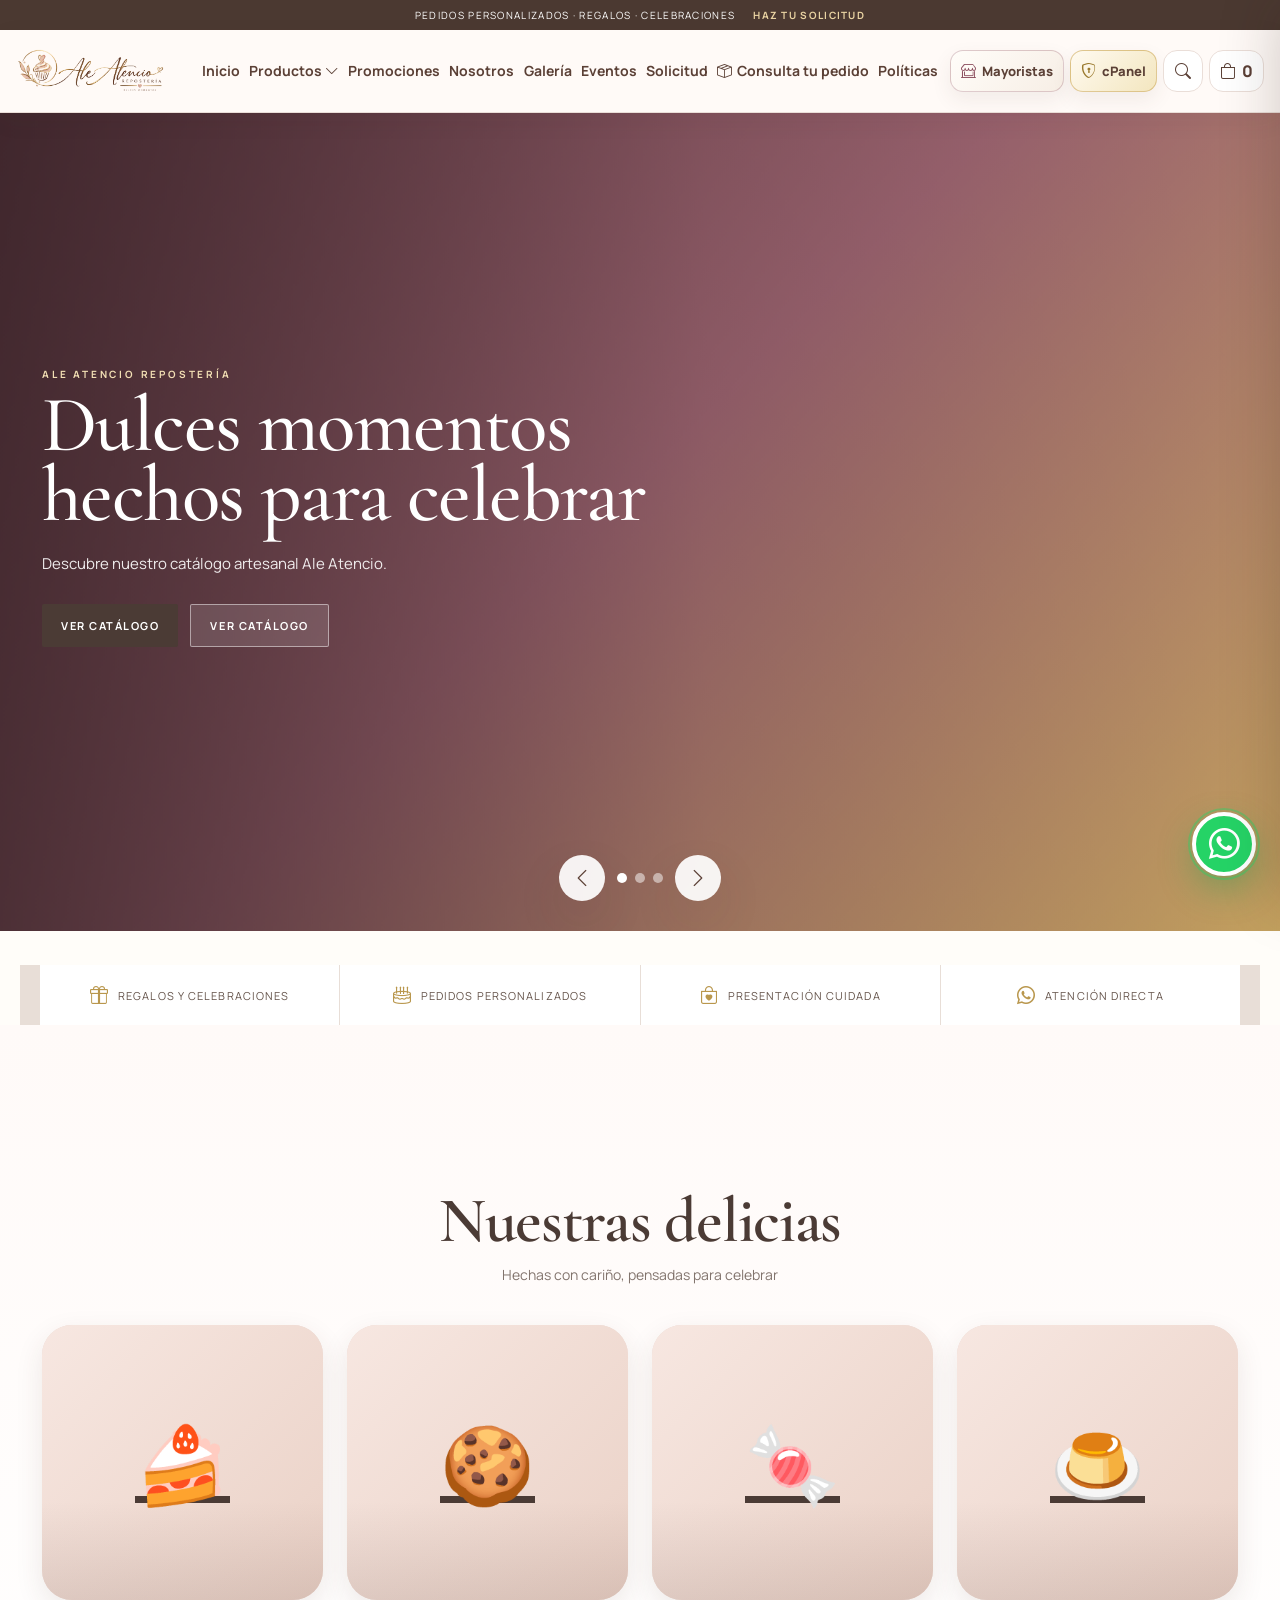
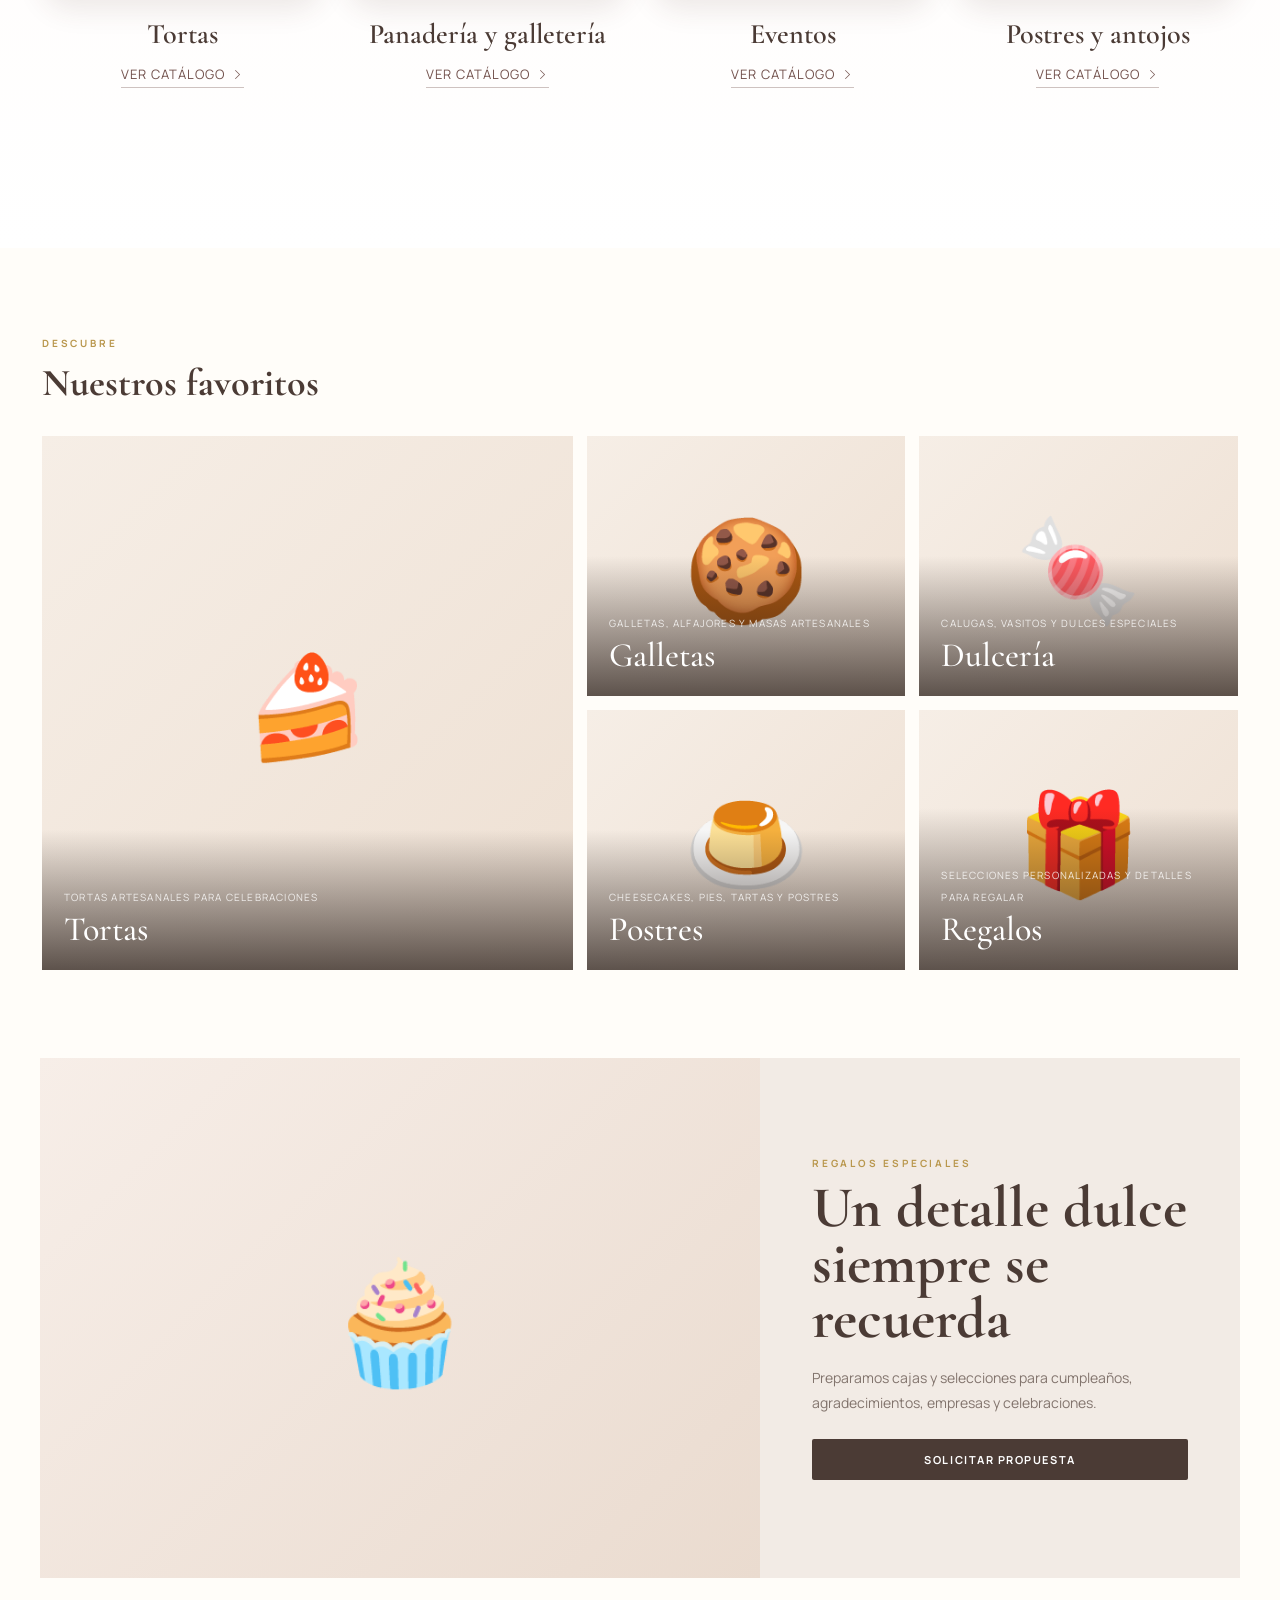
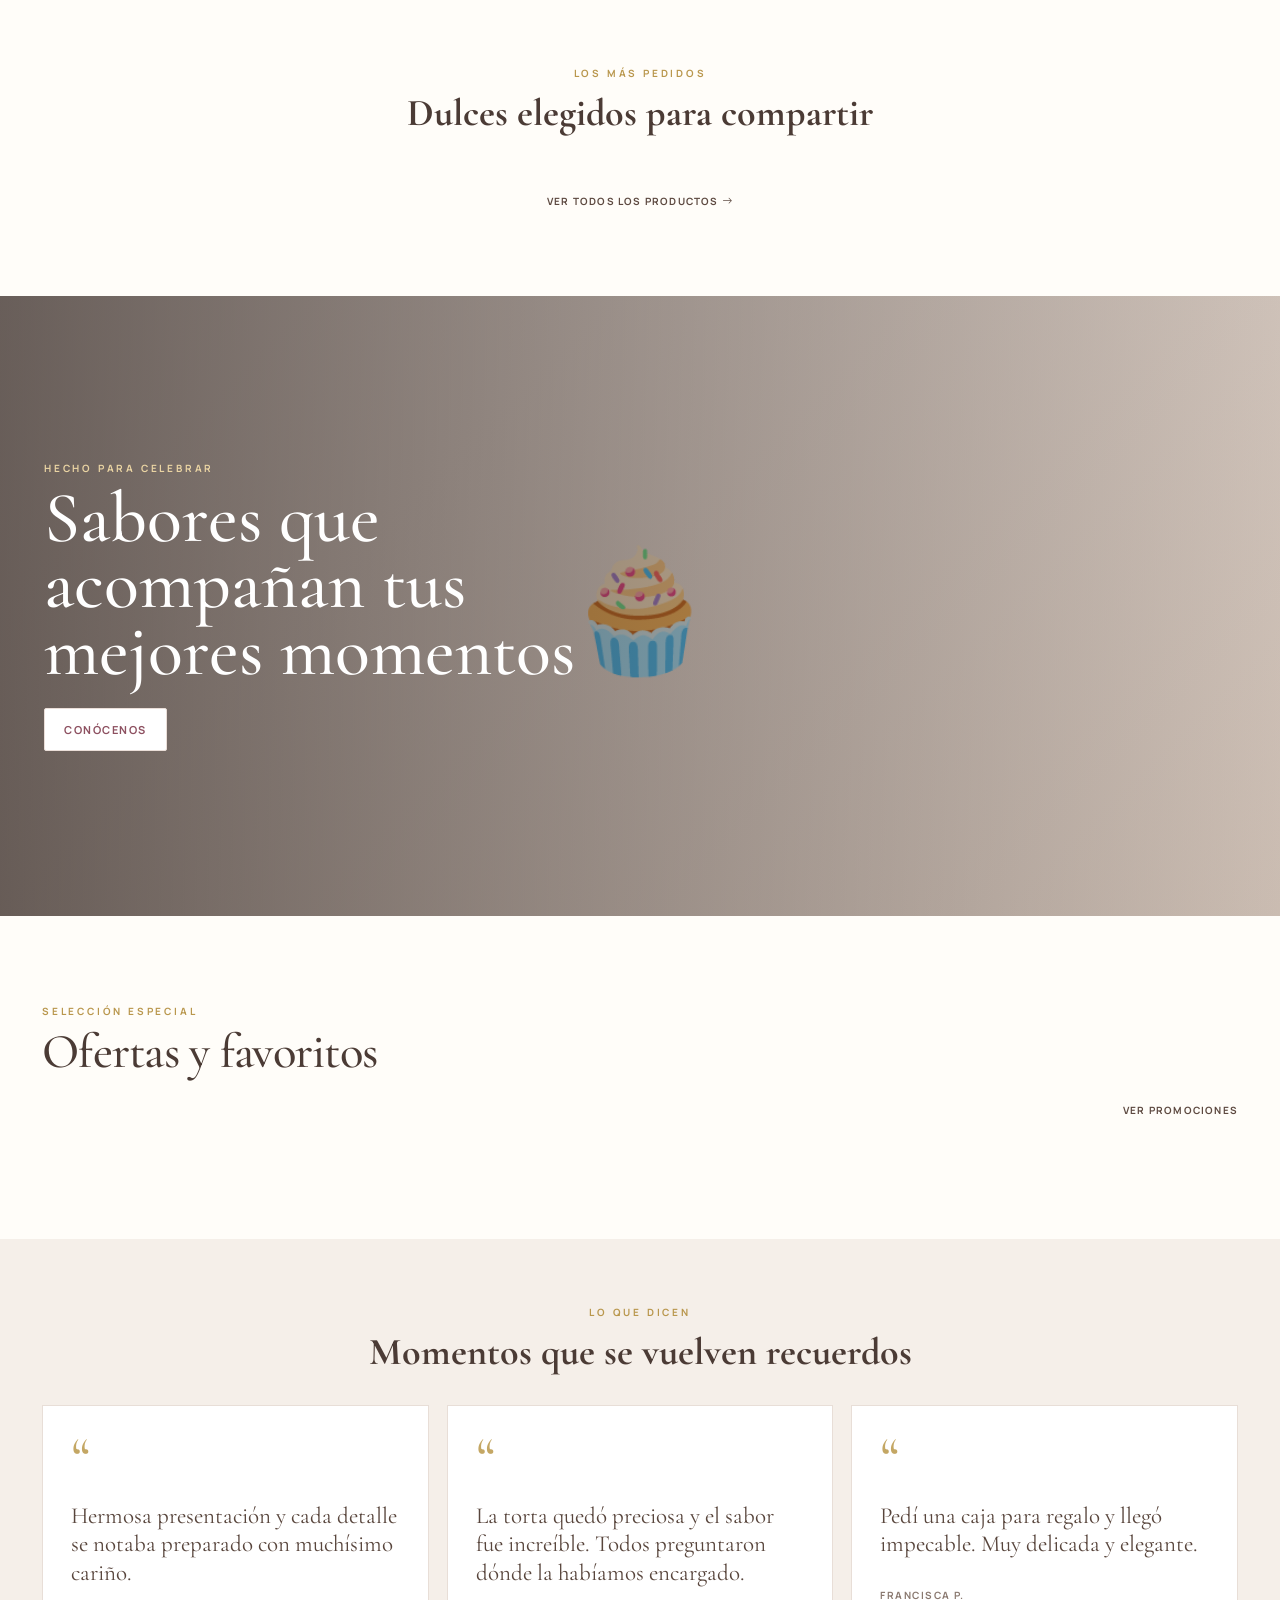
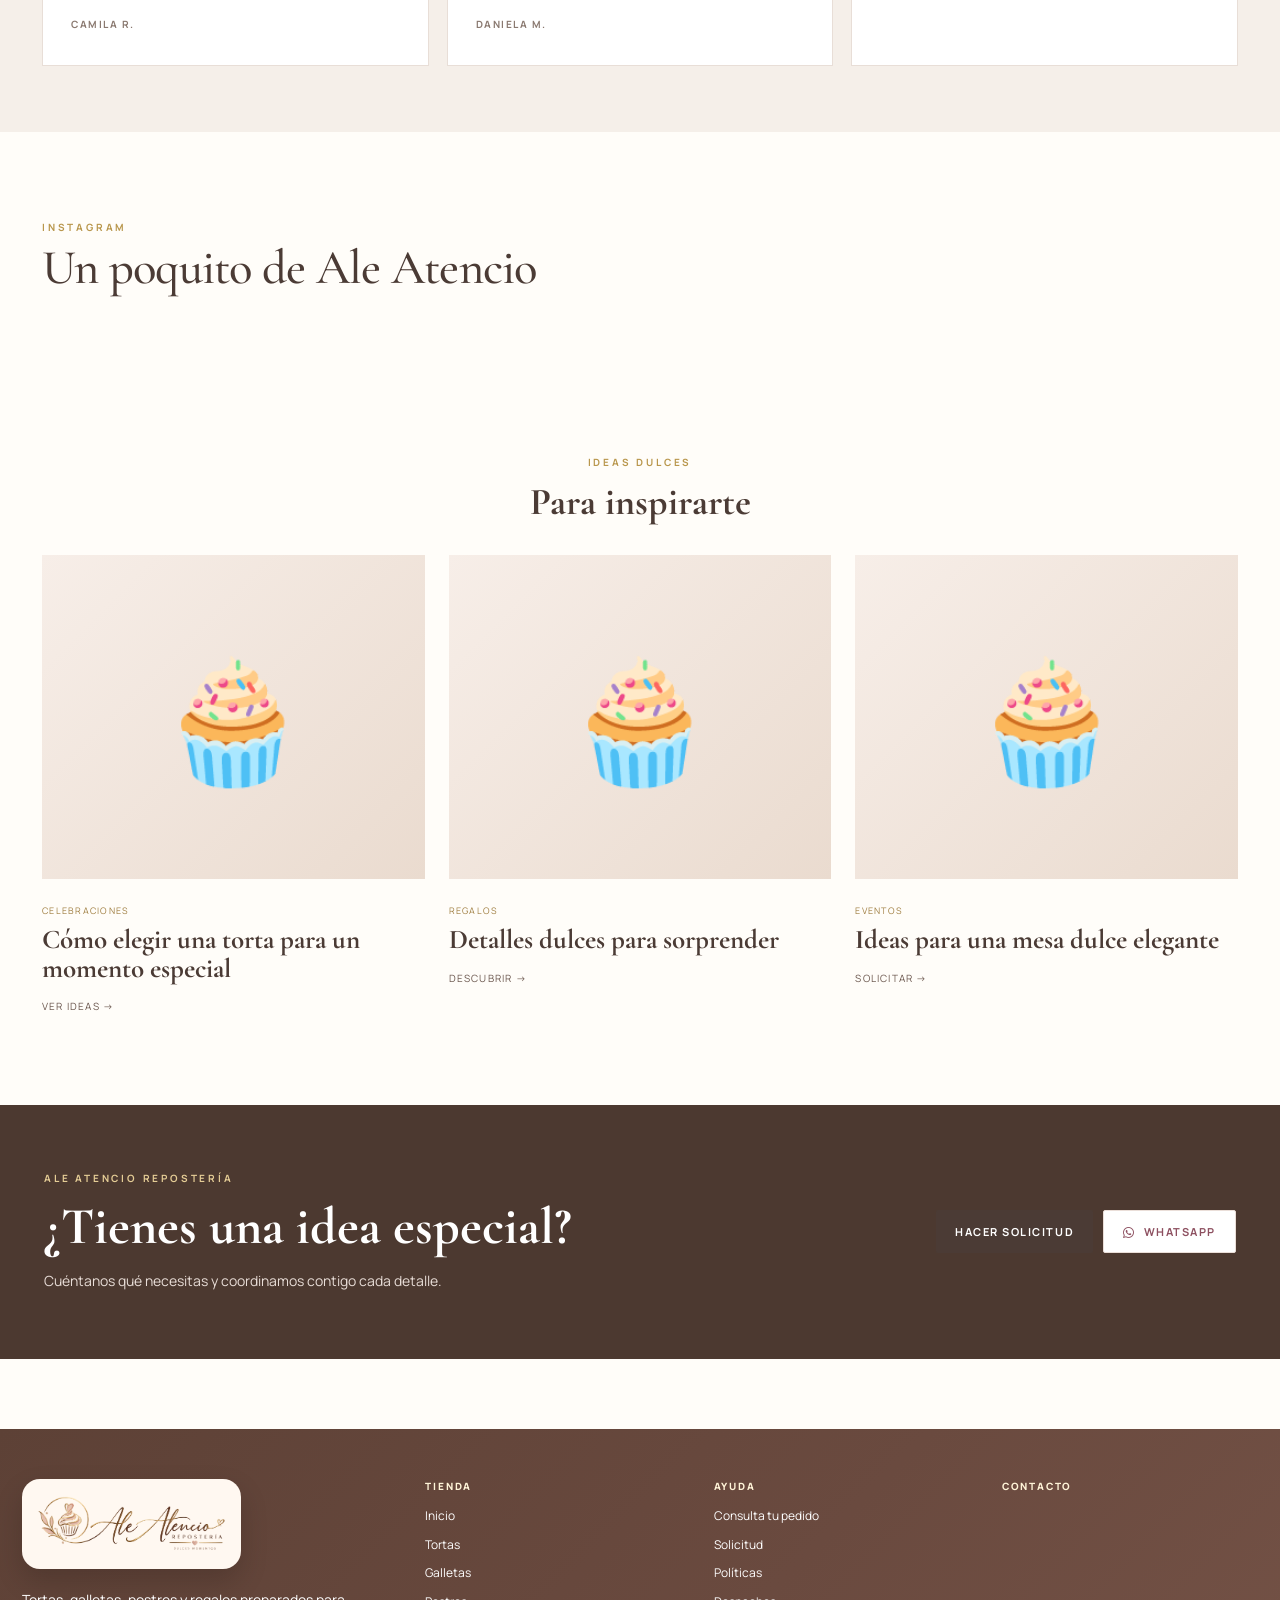
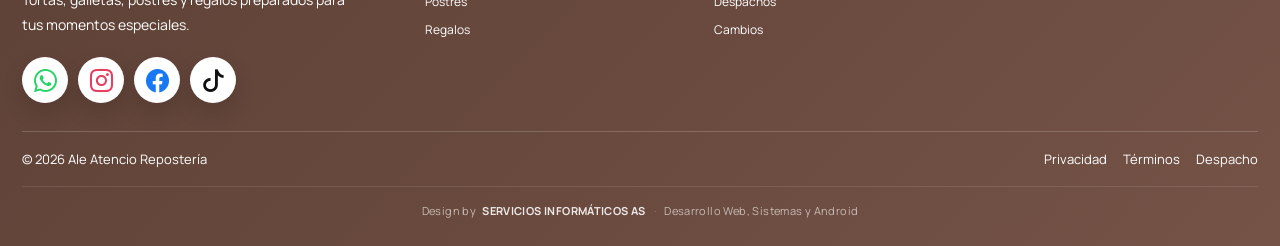
<file: index.html>
<!doctype html>
<html lang="es">
<head>
  <meta http-equiv="Cache-Control" content="no-cache, no-store, must-revalidate">
  <meta http-equiv="Pragma" content="no-cache">
  <meta http-equiv="Expires" content="0">
  <meta charset="utf-8">
  <meta name="viewport" content="width=device-width,initial-scale=1">
  <meta name="theme-color" content="#8d5060">
  
  <link rel="icon" type="image/png" sizes="512x512" href="/favicon.png">
  <link rel="icon" type="image/png" sizes="192x192" href="/favicon-192.png">
  <link rel="icon" type="image/png" sizes="48x48" href="/favicon-48.png">
  <link rel="shortcut icon" href="/favicon.ico">
  <link rel="apple-touch-icon" sizes="180x180" href="/apple-touch-icon.png">
<title>Ale Atencio | Repostería</title>
<meta name="description" content="Ale Atencio Repostería. Tortas, galletas, postres y regalos para cumpleaños, celebraciones y momentos especiales.">
  <link rel="canonical" href="https://aleatencioreposteria.cl/">
  <meta property="og:url" content="https://aleatencioreposteria.cl/">
  <link rel="preconnect" href="https://fonts.googleapis.com">
  <link rel="preconnect" href="https://fonts.gstatic.com" crossorigin>
  <link href="https://fonts.googleapis.com/css2?family=Cormorant+Garamond:ital,wght@0,400;0,500;0,600;0,700;1,500;1,600&family=Manrope:wght@400;500;600;700&display=swap" rel="stylesheet">
  <link rel="stylesheet" href="https://cdn.jsdelivr.net/npm/bootstrap-icons@1.13.1/font/bootstrap-icons.min.css">
<link rel="stylesheet" href="styles.css?v=R9.18.159">
</head>
<body>
<div class="splash-screen" id="splashScreen" aria-live="polite">
  <div class="parchment-wrap">
    <div class="parchment-scroll">
      <div class="parchment-ornament ornament-top">❦</div>
      <img class="parchment-logo parchment-emblem-only" src="favicon.png" alt="Ale Atencio">
      <div class="parchment-welcome">Bienvenidos</div>
      <h1 class="parchment-title">Ale Atencio</h1>
      <div class="parchment-subtitle">Repostería</div>
      <p class="parchment-message">Dulces momentos creados especialmente para ti.</p>
      <div class="parchment-loader" aria-label="Cargando">
        <span></span>
      </div>
      <div class="parchment-ornament ornament-bottom">❦</div>
    </div>
  </div>
</div>
<div class="announcement-bar">
  <span>Pedidos personalizados · Regalos · Celebraciones</span>
  <a href="#solicitud">Haz tu solicitud</a>
</div>
<header class="site-header">
  <div class="header-inner">
    <a class="brand brand-single-logo" href="#inicio" aria-label="Ale Atencio Repostería">
      <img id="brandLogo" class="brand-wordmark-single" src="logo-ale-atencio.png" alt="Ale Atencio Repostería">
    </a>
    <button class="mobile-toggle" id="mobileToggle" aria-label="Abrir menú"><i class="bi bi-list"></i></button>
    <nav class="main-nav" id="mainNav">
      <a href="#inicio">Inicio</a>
      <div class="nav-group">
        <button class="nav-trigger">Productos <i class="bi bi-chevron-down"></i></button>
        <div class="nav-menu" id="categoryMenu"></div>
      </div>
      <a href="#ofertas">Promociones</a>
      <a href="#nosotros">Nosotros</a>
      <a href="#galeria">Galería</a>
      <a id="eventsHeaderLink" href="https://franciscoferraris.cl/">Eventos</a>
      <a href="#solicitud">Solicitud</a>
      <a href="#seguimiento"><i class="bi bi-box-seam"></i> Consulta tu pedido</a>
      <a href="#politicas">Políticas</a>
    </nav>
    <div class="header-actions">
      <a class="cpanel-access wholesale-access" href="mayoristas.html" aria-label="Compras para mayoristas" title="Compras para mayoristas">
        <i class="bi bi-shop-window"></i><span>Mayoristas</span>
      </a>
      <a class="cpanel-access" href="cpanel.html" aria-label="Acceder al cPanel" title="Acceder al cPanel">
        <i class="bi bi-shield-lock"></i><span>cPanel</span>
      </a>
      <button class="round-button" id="searchBtn" aria-label="Buscar"><i class="bi bi-search"></i></button>
      <button class="cart-button" id="cartBtn"><i class="bi bi-bag"></i><span id="cartCount">0</span></button>
    </div>
  </div>
</header>

<main id="app"></main>

<aside class="cart-drawer" id="cartDrawer">
  <div class="drawer-head">
    <div><small>Tu selección</small><h3>Carrito</h3></div>
    <button id="closeCart" aria-label="Cerrar"><i class="bi bi-x-lg"></i></button>
  </div>
  <div class="cart-items" id="cartItems"></div>
  <div class="cart-summary">
    <div><span>Subtotal</span><strong id="cartSubtotal">$0</strong></div>
    <div><span>Despacho</span><strong id="cartDelivery">Por confirmar</strong></div>
    <div class="grand-total"><span>Total</span><strong id="cartTotal">$0</strong></div>
    <button class="btn btn-primary btn-block" id="checkoutBtn">Finalizar pedido</button>
    <button class="btn btn-transbank btn-block hidden" id="transbankCartBtn" type="button"><i class="bi bi-credit-card-2-front"></i> <span id="transbankCartLabel">Pagar con Transbank</span></button>
    <small class="payment-cart-note hidden" id="transbankCartNote">El pedido se registra primero; luego Transbank genera una transacción segura y única en pesos chilenos (CLP) por ese monto.</small>
    <button class="btn btn-light btn-block" id="clearCart">Vaciar carrito</button>
  </div>
</aside>
<div class="screen-overlay" id="overlay"></div>

<div class="modal" id="searchModal">
  <div class="modal-card">
    <button class="modal-close" data-close-modal><i class="bi bi-x-lg"></i></button>
    <span class="eyebrow">Buscar</span>
    <h2>¿Qué se te antoja?</h2>
    <div class="search-row">
      <input id="searchInput" placeholder="Tortas, galletas, postres...">
      <button class="btn btn-primary" id="searchAction">Buscar</button>
    </div>
    <div id="searchResults" class="search-results"></div>
  </div>
</div>

<div class="modal product-detail-modal" id="productDetailModal" aria-hidden="true">
  <div class="modal-card product-detail-card">
    <button class="modal-close" data-close-modal aria-label="Cerrar"><i class="bi bi-x-lg"></i></button>
    <div id="productDetailContent"></div>
  </div>
</div>

<div class="modal" id="checkoutModal">
  <div class="modal-card checkout-card">
    <button class="modal-close" data-close-modal><i class="bi bi-x-lg"></i></button>
    <span class="eyebrow">Pedido</span>
    <h2>Datos para coordinar</h2>
    <div class="form-grid">
      <input id="coName" placeholder="Nombre completo" autocomplete="name" required>
      <div class="checkout-rut-field">
        <input id="coRut" placeholder="RUT (ej: 12.345.678-5)" inputmode="text" autocomplete="off" required>
        <small id="coRutLookupState" class="checkout-rut-lookup-state">Ingresa tu RUT para recuperar tus datos si ya eres cliente.</small>
      </div>
      <input id="coPhone" placeholder="WhatsApp" inputmode="tel" autocomplete="tel" required>
      <input id="coEmail" type="email" placeholder="Correo" autocomplete="email">
      <select id="coMethod">
        <option value="Retiro">Retiro coordinado</option>
        <option value="Despacho">Despacho</option>
      </select>
      <input id="coAddress" placeholder="Dirección" autocomplete="street-address">
      <input id="coCommune" placeholder="Comuna" autocomplete="address-level2">
      <textarea id="coNotes" class="span-2" placeholder="Observaciones del pedido"></textarea>
    </div>
    <div class="checkout-payment-intent hidden" id="checkoutPaymentIntent"><i class="bi bi-credit-card-2-front"></i><span>Después de registrar el pedido continuarás a Transbank. El cobro se procesa en pesos chilenos (CLP).</span></div>
    <button class="btn btn-primary btn-block" id="submitOrderBtn">Enviar pedido</button>
    <section class="order-success-panel hidden" id="orderSuccessPanel" aria-live="polite">
      <div class="order-success-icon"><i class="bi bi-check-circle-fill"></i></div>
      <div>
        <span class="eyebrow">Pedido registrado</span>
        <h3>Respaldo de tu pedido</h3>
        <p>Tu número de pedido es <strong id="orderSuccessNumber"></strong>.</p>
        <a class="btn btn-light" id="orderSuccessPdf" href="#" target="_blank" rel="noopener" hidden><i class="bi bi-file-earmark-pdf"></i> Abrir / descargar respaldo PDF</a>
        <button class="btn btn-light" id="orderSuccessPdfGenerate" type="button" hidden><i class="bi bi-file-earmark-pdf"></i> Generar PDF</button>
        <a class="btn btn-light" id="orderSuccessTracking" href="#seguimiento" hidden><i class="bi bi-box-seam"></i> Seguir mi pedido</a>
        <button class="btn btn-transbank" id="orderSuccessTransbank" type="button" hidden><i class="bi bi-credit-card-2-front"></i> Reintentar pago Transbank</button>
        <p class="order-success-pending" id="orderSuccessPdfPending" hidden>El pedido quedó guardado. El PDF podrá regenerarse desde el cPanel si el servidor no logró crearlo en este momento.</p>
      </div>
      <button class="btn btn-primary" id="orderSuccessClose" type="button">Cerrar</button>
    </section>
  </div>
</div>

<a class="whatsapp-float" id="whatsappFloat" href="#" aria-label="Contactar por WhatsApp" title="WhatsApp">
  <span class="whatsapp-pulse" aria-hidden="true"></span><i class="bi bi-whatsapp"></i>
</a>

<script src="config.js?v=R9.18.170"></script>
<script src="api.js?v=R9.18.170"></script>
<script src="app.js?v=R9.18.159"></script>
</body>
</html>
</file>
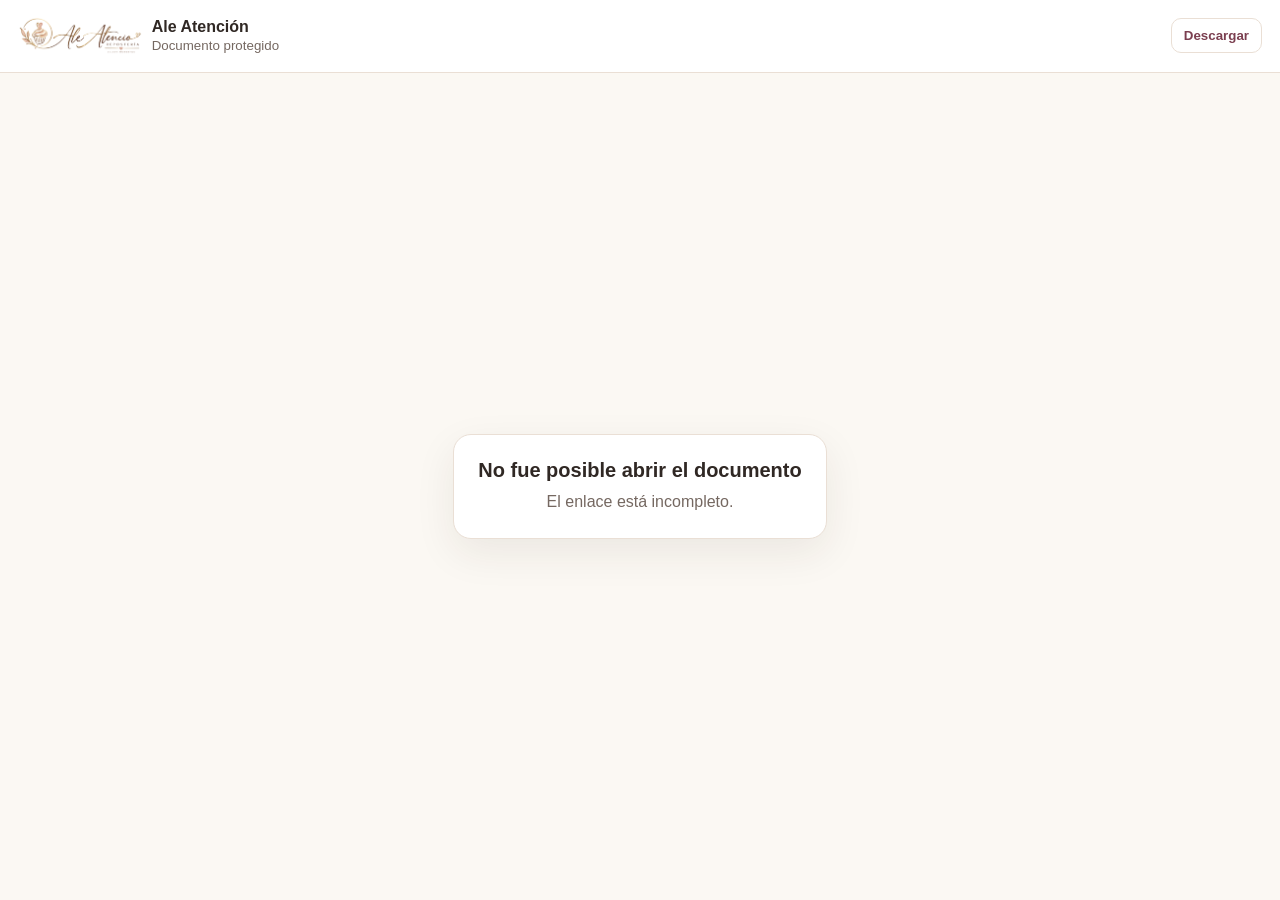
<file: documentos.html>
<!doctype html>
<html lang="es">
<head>
  <link rel="icon" type="image/png" sizes="512x512" href="/favicon.png">
  <link rel="icon" type="image/png" sizes="192x192" href="/favicon-192.png">
  <link rel="icon" type="image/png" sizes="48x48" href="/favicon-48.png">
  <link rel="shortcut icon" href="/favicon.ico">
  <link rel="apple-touch-icon" sizes="180x180" href="/apple-touch-icon.png">
<meta charset="utf-8">
<meta name="viewport" content="width=device-width,initial-scale=1">
<meta name="robots" content="noindex,nofollow,noarchive">
<title>Ale Atención · Documento</title>
<style>
:root{--wine:#7b3f50;--gold:#b28c48;--ink:#302824;--paper:#fbf8f3;--line:#eadfd5}
*{box-sizing:border-box}html,body{margin:0;height:100%;font-family:Arial,Helvetica,sans-serif;background:var(--paper);color:var(--ink)}
.shell{height:100%;display:grid;grid-template-rows:auto 1fr}.head{display:flex;align-items:center;justify-content:space-between;gap:16px;padding:12px 18px;background:#fff;border-bottom:1px solid var(--line);box-shadow:0 4px 18px rgba(53,36,31,.06)}
.brand{display:flex;align-items:center;gap:10px}.brand img{width:auto;height:auto;max-width:125px;max-height:48px;object-fit:contain;aspect-ratio:auto}.brand strong{display:block;font-size:16px}.brand small{display:block;color:#756861;margin-top:2px}.actions{display:flex;gap:8px}.actions button{border:1px solid var(--line);background:#fff;border-radius:10px;padding:9px 12px;font-weight:700;color:var(--wine);cursor:pointer}.viewer{min-height:0;position:relative}.viewer iframe{width:100%;height:100%;border:0;background:#777}.viewer img{display:block;max-width:calc(100% - 32px);max-height:calc(100% - 32px);margin:16px auto;object-fit:contain}.state{position:absolute;inset:0;display:grid;place-items:center;padding:24px;text-align:center;background:var(--paper)}.state>div{max-width:560px;background:#fff;border:1px solid var(--line);border-radius:18px;padding:24px;box-shadow:0 14px 40px rgba(53,36,31,.08)}.state h1{margin:0 0 8px;font-size:20px}.state p{margin:0;color:#756861;line-height:1.5}.hidden{display:none!important}
@media(max-width:560px){.head{padding:9px 10px}.brand img{width:40px;height:40px}.brand strong{font-size:14px}.brand small{font-size:11px}.actions button{padding:8px 9px;font-size:12px}}
</style>
</head>
<body>
<div class="shell">
  <header class="head">
    <div class="brand"><img src="logo-ale-atencio.png" alt="Ale Atención"><div><strong>Ale Atención</strong><small>Documento protegido</small></div></div>
    <div class="actions"><button id="downloadBtn" type="button" disabled>Descargar</button></div>
  </header>
  <main class="viewer" id="viewer">
    <div class="state" id="state"><div><h1>Cargando documento…</h1><p>Validando el enlace seguro.</p></div></div>
  </main>
</div>
<script src="config.js?v=R9.18.170"></script>
<script>
(async()=>{
  const p=new URLSearchParams(location.search),tipo=(p.get('tipo')||'').trim(),id=(p.get('id')||'').trim(),t=(p.get('t')||'').trim();
  const state=document.getElementById('state'),viewer=document.getElementById('viewer'),download=document.getElementById('downloadBtn');
  const fail=(msg)=>{state.innerHTML=`<div><h1>No fue posible abrir el documento</h1><p>${String(msg||'Enlace no válido.')}</p></div>`;state.classList.remove('hidden')};
  if(!tipo||!id||!t)return fail('El enlace está incompleto.');
  const api=String(window.ALE_ATENCIO_CONFIG?.API_URL||'').replace(/\/$/,'');if(!api)return fail('Servicio no configurado.');
  try{
    const u=new URL(api);u.searchParams.set('document_proxy','1');u.searchParams.set('tipo',tipo);u.searchParams.set('id',id);u.searchParams.set('t',t);
    const r=await fetch(u.toString(),{method:'GET',cache:'no-store',credentials:'omit'});if(!r.ok)throw new Error((await r.text().catch(()=>''))||`HTTP ${r.status}`);
    const blob=await r.blob(),obj=URL.createObjectURL(blob),cd=r.headers.get('content-disposition')||'',m=cd.match(/filename="?([^";]+)"?/i),filename=m?.[1]||`documento-${id}`;
    state.classList.add('hidden');
    if((blob.type||'').startsWith('image/')){const img=document.createElement('img');img.src=obj;img.alt=filename;viewer.appendChild(img)}else{const frame=document.createElement('iframe');frame.src=obj;frame.title=filename;viewer.appendChild(frame)}
    download.disabled=false;download.onclick=()=>{const a=document.createElement('a');a.href=obj;a.download=filename;document.body.appendChild(a);a.click();a.remove()};
    document.title=`Ale Atención · ${filename}`;
    addEventListener('beforeunload',()=>URL.revokeObjectURL(obj),{once:true});
  }catch(err){fail(err?.message||err)}
})();
</script>
</body>
</html>
</file>
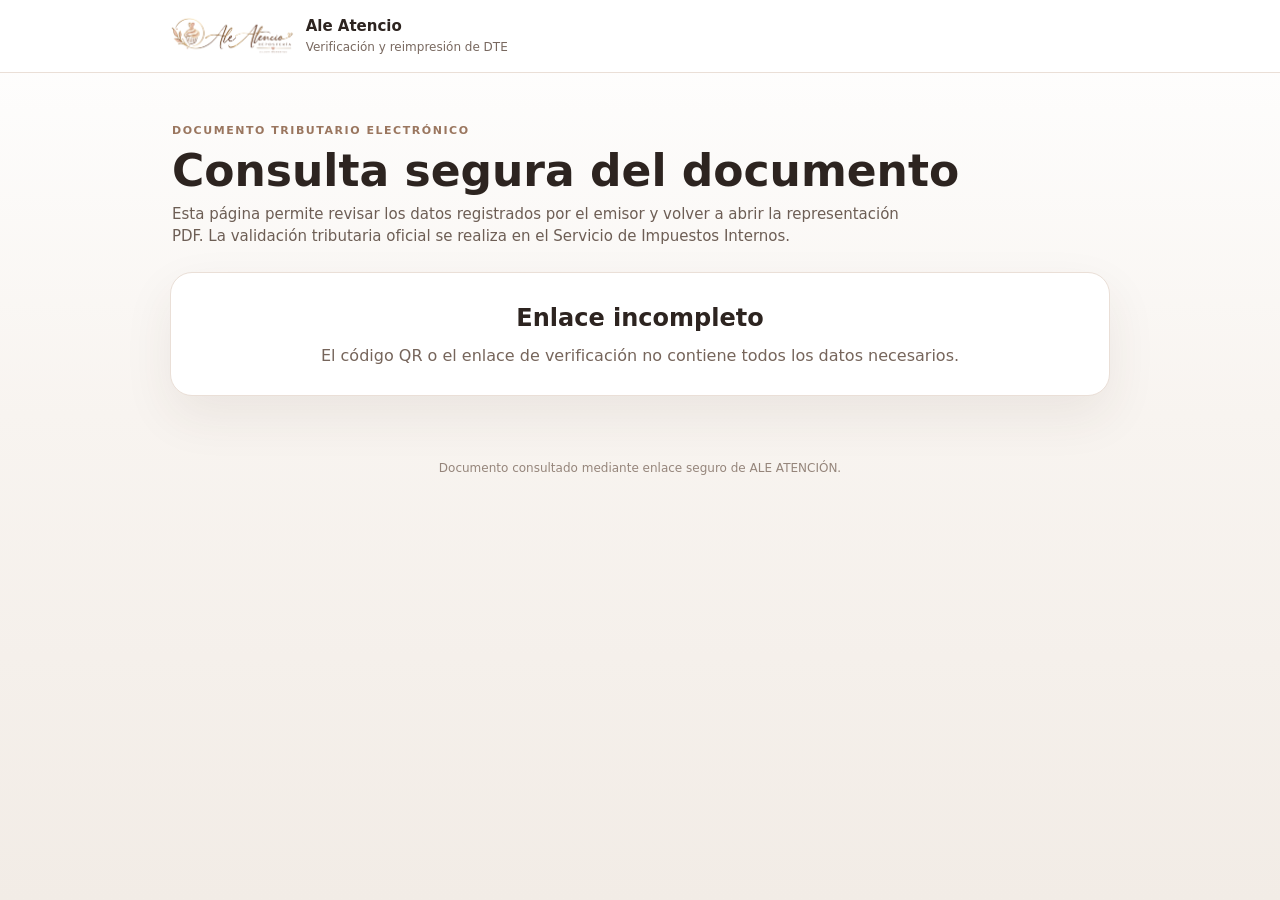
<file: dte.html>
<!doctype html>
<html lang="es-CL">
<head>
  <link rel="icon" type="image/png" sizes="512x512" href="/favicon.png">
  <link rel="icon" type="image/png" sizes="192x192" href="/favicon-192.png">
  <link rel="icon" type="image/png" sizes="48x48" href="/favicon-48.png">
  <link rel="shortcut icon" href="/favicon.ico">
  <link rel="apple-touch-icon" sizes="180x180" href="/apple-touch-icon.png">
  <meta charset="utf-8">
  <meta name="viewport" content="width=device-width,initial-scale=1,viewport-fit=cover">
  <meta name="robots" content="noindex,nofollow,noarchive">
  <meta name="referrer" content="no-referrer">
  <title>Ale Atencio · Verificación DTE</title>
<link rel="stylesheet" href="dte.css">
</head>
<body>
  <header class="topbar">
    <div class="topbar-inner">
      <img src="logo-ale-atencio.png" alt="Ale Atencio" class="brand-logo" id="brandLogo">
      <div><strong id="brandName">Ale Atencio</strong><span>Verificación y reimpresión de DTE</span></div>
    </div>
  </header>

  <main class="shell">
    <section class="hero">
      <span class="eyebrow">Documento Tributario Electrónico</span>
      <h1>Consulta segura del documento</h1>
      <p>Esta página permite revisar los datos registrados por el emisor y volver a abrir la representación PDF. La validación tributaria oficial se realiza en el Servicio de Impuestos Internos.</p>
    </section>

    <section class="card loading-card" id="dteCard" aria-live="polite">
      <div class="spinner" aria-hidden="true"></div>
      <strong>Verificando documento…</strong>
      <span>Consultando el registro tributario.</span>
    </section>
  </main>

  <footer>Documento consultado mediante enlace seguro de ALE ATENCIÓN.</footer>
  <script src="config.js?v=R9.18.170"></script>
  <script src="sii-api.js?v=R9.18.170"></script>
  <script src="dte.js"></script>
</body>
</html>
</file>
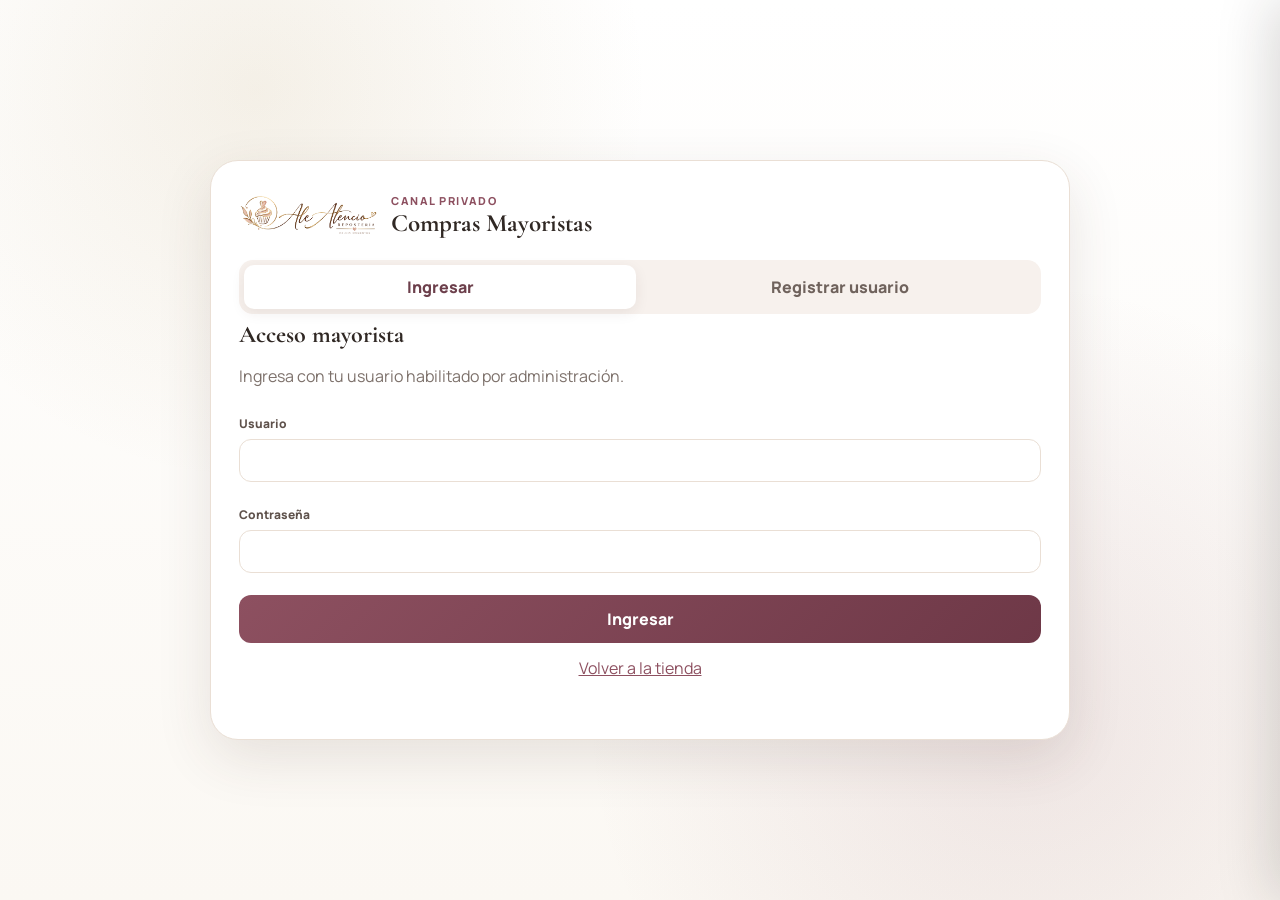
<file: mayoristas.html>
<!doctype html>
<html lang="es">
<head>
  <meta http-equiv="Cache-Control" content="no-cache, no-store, must-revalidate">
  <meta http-equiv="Pragma" content="no-cache">
  <meta http-equiv="Expires" content="0">
  <meta charset="utf-8">
  <meta name="viewport" content="width=device-width,initial-scale=1">
  <meta name="theme-color" content="#8d5060">
  
  <link rel="icon" type="image/png" sizes="512x512" href="/favicon.png">
  <link rel="icon" type="image/png" sizes="192x192" href="/favicon-192.png">
  <link rel="icon" type="image/png" sizes="48x48" href="/favicon-48.png">
  <link rel="shortcut icon" href="/favicon.ico">
  <link rel="apple-touch-icon" sizes="180x180" href="/apple-touch-icon.png">
<title>Ale Atencio | Compras Mayoristas</title>
<link rel="preconnect" href="https://fonts.googleapis.com">
  <link rel="preconnect" href="https://fonts.gstatic.com" crossorigin>
  <link href="https://fonts.googleapis.com/css2?family=Cormorant+Garamond:wght@500;600;700&family=Manrope:wght@400;500;600;700&display=swap" rel="stylesheet">
  <link rel="stylesheet" href="https://cdn.jsdelivr.net/npm/bootstrap-icons@1.13.1/font/bootstrap-icons.min.css">
  <link rel="stylesheet" href="mayoristas.css">
</head>
<body>
<div id="toast" class="toast"></div>

<section class="auth-shell" id="authShell">
  <div class="auth-card auth-card-wide">
    <a class="brand" href="index.html"><img src="logo-ale-atencio.png" alt="Ale Atencio"><div><span>Canal privado</span><strong>Compras Mayoristas</strong></div></a>
    <div class="auth-tabs" role="tablist">
      <button class="active" type="button" data-auth-tab="login">Ingresar</button>
      <button type="button" data-auth-tab="register">Registrar usuario</button>
    </div>
    <form id="whLoginForm" class="auth-pane active" data-pane="login">
      <h1>Acceso mayorista</h1>
      <p>Ingresa con tu usuario habilitado por administración.</p>
      <label>Usuario<input id="whUser" autocomplete="username" required></label>
      <label>Contraseña<input id="whPassword" type="password" autocomplete="current-password" required></label>
      <button type="submit" class="async-btn"><span>Ingresar</span></button>
      <a href="index.html">Volver a la tienda</a>
      <div class="status" id="loginStatus"></div>
    </form>
    <form id="whRegisterForm" class="auth-pane" data-pane="register">
      <h1>Solicitud de acceso Mayorista</h1>
      <p>Completa tus datos. El administrador revisará la solicitud, asignará tu lista de precios y activará el acceso.</p>
      <div class="register-grid">
        <label>RUT empresa<input id="regRut" placeholder="12.345.678-5" required></label>
        <label>Razón social<input id="regBusiness" required></label>
        <label>Giro<input id="regBusinessActivity"></label>
        <label>Nombre de contacto<input id="regContact" required></label>
        <label>Teléfono<input id="regPhone" required></label>
        <label>Correo<input id="regEmail" type="email" required></label>
        <label class="span-2">Dirección<input id="regAddress"></label>
        <label>Comuna<input id="regCommune"></label>
        <label>Usuario deseado<input id="regUser" autocomplete="username" required></label>
        <label>Contraseña<input id="regPassword" type="password" minlength="8" autocomplete="new-password" required></label>
        <label>Repetir contraseña<input id="regPassword2" type="password" minlength="8" autocomplete="new-password" required></label>
        <label class="span-2">Observaciones<textarea id="regNotes" rows="3" placeholder="Información adicional para administración"></textarea></label>
      </div>
      <div class="access-note"><i class="bi bi-hourglass-split"></i><span>El registro queda PENDIENTE. No podrás ingresar hasta que administración lo apruebe y asigne una lista activa.</span></div>
      <button type="submit" class="async-btn"><span>Enviar solicitud</span></button>
      <div class="status" id="registerStatus"></div>
    </form>
  </div>
</section>

<section class="portal hidden" id="portal">
  <header class="portal-head">
    <a class="brand" href="index.html"><img src="logo-ale-atencio.png" alt="Ale Atencio"><div><span>Portal mayorista</span><strong id="whWelcome">Mayorista</strong></div></a>
    <div class="head-actions">
      <span class="list-badge" id="whListBadge">Lista autorizada</span>
      <span class="wholesale-tier-badge tier-general" id="whTierBadge" title="Mayorista General"><svg class="wholesale-crown-icon" viewBox="0 0 64 48" aria-hidden="true"><path class="crown-main" d="M9 36 14 17l13 11 5-16 5 16 13-11 5 19H9Z"/><path class="crown-base" d="M12 36h40v7H12z"/><circle class="crown-tip" cx="14" cy="16" r="2.5"/><circle class="crown-tip" cx="32" cy="11" r="2.5"/><circle class="crown-tip" cx="50" cy="16" r="2.5"/></svg><span>Mayorista General</span></span>
      <button id="whCreditHeader" class="credit-head-badge hidden" type="button" title="Ver línea de crédito"><i class="bi bi-wallet2"></i><span><small>Saldo</small><strong id="whCreditHeaderAmount">$0</strong></span></button>
      <div class="wh-notification-wrap">
        <button id="whBell" class="icon-action" title="Notificaciones" aria-label="Notificaciones"><i class="bi bi-bell"></i><span class="notification-count hidden" id="whBellCount">0</span></button>
        <aside class="notification-popover hidden" id="whBellPanel" aria-label="Centro de notificaciones Mayorista">
          <div class="notification-popover-head">
            <div><span class="notification-eyebrow">Actividad</span><h3>Centro de notificaciones</h3></div>
            <button class="notification-close" id="whCloseNotifications" type="button" aria-label="Cerrar"><i class="bi bi-x-lg"></i></button>
          </div>
          <div class="notification-tools">
            <button class="notification-tool" id="whMarkAll" type="button"><i class="bi bi-check2-all"></i><span>Marcar todas</span></button>
          </div>
          <div id="whBellList" class="notification-popover-list"></div>
        </aside>
      </div>
      <button id="whRefresh" class="icon-action async-btn" title="Actualizar"><i class="bi bi-arrow-clockwise"></i></button>
      <button id="whCartBtn" class="icon-action"><i class="bi bi-bag"></i><span id="whCartCount">0</span></button>
      <button id="whLogout" class="icon-action" title="Salir" aria-label="Cerrar sesión"><i class="bi bi-box-arrow-right"></i></button>
      <img id="whHeaderAvatar" class="wh-header-avatar" src="favicon.png" alt="Perfil">
    </div>
  </header>

  <div class="portal-layout">
    <aside class="portal-nav">
      <button class="active" data-view="catalog"><i class="bi bi-grid"></i>Catálogo</button>
      <button data-view="orders"><i class="bi bi-receipt"></i>Mis pedidos</button>
      <button data-view="credit" class="hidden" id="whCreditNav"><i class="bi bi-wallet2"></i>Créditos</button>
      <button data-view="billing"><i class="bi bi-receipt-cutoff"></i>Facturación</button>
      <button data-view="documents"><i class="bi bi-file-earmark-text"></i>Documentos</button>
      <button data-view="profile"><i class="bi bi-person-circle"></i>Mi cuenta</button>
    </aside>
    <main class="portal-main">
      <section class="portal-view active" id="wh-view-catalog">
        <div class="hero"><div><span>Lista privada de precios</span><h1>Catálogo mayorista</h1><p>Los valores mostrados corresponden únicamente a la lista asignada a tu empresa.</p></div></div>
        <div class="filter-bar catalog-filter-bar">
          <label><span>Buscar</span><input id="whSearch" placeholder="Producto, descripción..."></label>
          <label><span>Categoría</span><select id="whCategory"><option value="">Todas</option></select></label>
          <label><span>Desde</span><input id="whCatalogFrom" type="date"></label>
          <label><span>Hasta</span><input id="whCatalogTo" type="date"></label>
          <button id="whCatalogToday" class="filter-btn" type="button">Hoy</button>
          <button id="whCatalogClear" class="filter-btn" type="button">Limpiar</button>
        </div>
        <div class="kpis"><article><span>Pedidos</span><strong id="kOrders">0</strong></article><article><span>Total comprado</span><strong id="kTotal">$0</strong></article><article><span>Pagados</span><strong id="kPaid">0</strong></article><article><span>Pendientes</span><strong id="kPending">0</strong></article></div>
        <div class="products" id="whProducts"></div>
      </section>

      <section class="portal-view" id="wh-view-orders">
        <div class="section-head"><div><span>Historial</span><h2>Mis pedidos</h2><p>Consulta, descarga PDF y revisa la trazabilidad de cada pedido.</p></div></div>
        <div class="filter-bar order-filter-bar">
          <label><span>Buscar</span><input id="whOrderSearch" placeholder="N.º pedido, estado..."></label>
          <label><span>Estado</span><select id="whOrderStatus"><option value="">Todos</option></select></label>
          <label><span>Pago</span><select id="whOrderPaymentStatus"><option value="">Todos</option></select></label>
          <label><span>Desde</span><input id="whOrderFrom" type="date"></label>
          <label><span>Hasta</span><input id="whOrderTo" type="date"></label>
          <button id="whOrdersToday" class="filter-btn" type="button">Hoy</button>
          <button id="whOrdersClear" class="filter-btn" type="button">Limpiar</button>
        </div>
        <div class="table-wrap" id="whOrders"></div>
      </section>

      <section class="portal-view" id="wh-view-credit">
        <div class="section-head"><div><span>Financiamiento</span><h2>Mi línea de crédito</h2><p>Consulta tu límite, saldo disponible, deuda utilizada, plazo por compra, recargo y estado de mora.</p></div></div>
        <div class="credit-overview" id="whCreditOverview">
          <article><span>Límite de crédito</span><strong id="whCreditLimit">$0</strong></article>
          <article><span>Saldo disponible</span><strong id="whCreditAvailable">$0</strong></article>
          <article><span>Crédito utilizado</span><strong id="whCreditUsed">$0</strong></article>
          <article><span>Fecha de asignación</span><strong id="whCreditAssigned">—</strong></article>
          <article><span>Próximo vencimiento</span><strong id="whCreditDue">—</strong></article>
          <article><span>Plazo por compra</span><strong id="whCreditTerm">30 días</strong></article>
          <article><span>Recargo por uso</span><strong id="whCreditSurcharge">0%</strong></article>
        </div>
        <div class="credit-status-card" id="whCreditStatusCard"><i class="bi bi-info-circle"></i><div><strong id="whCreditStatusTitle">Sin línea asignada</strong><p id="whCreditStatusText">Administración debe asignar una línea de crédito para habilitar compras con este medio de pago.</p></div></div>
        <div class="credit-rating-portal" id="whCreditRatingCard"><div><span>Historial crediticio</span><strong id="whCreditRatingStars">☆☆☆☆☆</strong></div><div><span>Evaluación</span><strong id="whCreditRatingLevel">Sin historial</strong></div><div><span>Puntualidad</span><strong id="whCreditRatingPunctuality">—</strong></div><div><span>Límite recomendado</span><strong id="whCreditRatingRecommended">—</strong></div><p id="whCreditRatingNote">El historial se construye con tus pagos de crédito.</p></div>
        <div class="section-head"><div><span>Trazabilidad</span><h3>Movimientos de crédito</h3></div></div>
        <div class="table-wrap" id="whCreditMovements"></div>
      </section>

      <section class="portal-view" id="wh-view-billing">
        <div class="section-head billing-head"><div><span>Tributario y cobranza</span><h2>Facturación</h2><p>Consulta tus documentos tributarios, descarga tu cartola mensual y paga tu línea de crédito.</p></div></div>
        <div class="billing-toolbar">
          <label><span>Mes</span><input id="whBillingMonth" type="month"></label>
          <label><span>Tipo de documento</span><select id="whBillingType"><option value="">Todos</option><option value="33">Factura electrónica</option><option value="34">Factura exenta</option><option value="39">Boleta electrónica</option><option value="41">Boleta exenta</option><option value="56">Nota de débito</option><option value="61">Nota de crédito</option></select></label>
          <button class="billing-statement-btn async-btn" id="whBillingStatement" type="button"><i class="bi bi-file-earmark-pdf"></i><span>Descargar cartola del mes</span></button>
        </div>

        <div class="billing-credit-pay hidden" id="whBillingCreditPay">
          <div class="billing-credit-title"><div><span>Línea de crédito</span><h3>Pagar deuda</h3><p>Elige transferencia o Transbank. El recargo del 3% se aplica únicamente al pago de la línea mediante Transbank.</p></div><div class="billing-debt"><small>Deuda actual</small><strong id="whBillingCreditDebt">$0</strong></div></div>
          <div class="billing-credit-form">
            <label>Monto a abonar<input id="whCreditPayAmount" type="number" inputmode="numeric" min="1" step="1" placeholder="0"></label>
            <label>Medio de pago<select id="whCreditPayMethod"><option value="TRANSFERENCIA">Transferencia</option><option value="TRANSBANK">Transbank</option></select></label>
            <label class="span-2">Referencia / observación<input id="whCreditPayRef" maxlength="500" placeholder="Ej: pago factura, abono línea de crédito..."></label>
            <label class="span-2 billing-proof-field" id="whCreditPayProofWrap">Comprobante de transferencia<input id="whCreditPayProof" type="file" accept="application/pdf,image/jpeg,image/png,image/webp"><small>PDF, JPG, PNG o WEBP. Quedará pendiente de aprobación administrativa.</small></label>
          </div>
          <div class="billing-payment-summary" id="whCreditPaySummary"></div>
          <button class="billing-pay-btn async-btn" id="whCreditPaySubmit" type="button"><i class="bi bi-send-check"></i><span>Enviar comprobante</span></button>
        </div>

        <div class="billing-card">
          <div class="billing-card-head"><div><span>Documentos tributarios</span><h3>Mis facturas, boletas y notas</h3><p>Solo se muestran documentos asociados a tu empresa/RUT.</p></div></div>
          <div class="table-wrap billing-table" id="whBillingDocuments"></div>
        </div>
        <div class="billing-card">
          <div class="billing-card-head"><div><span>Cobranza</span><h3>Pagos de línea de crédito</h3><p>Transferencias enviadas a aprobación y pagos confirmados por Transbank.</p></div></div>
          <div class="table-wrap billing-table" id="whCreditPayments"></div>
        </div>
      </section>

      <section class="portal-view" id="wh-view-documents">
        <div class="section-head"><div><span>Empresa</span><h2>Documentos de mi empresa</h2><p>Carga documentación comercial o legal para futuras consultas de administración.</p></div></div>
        <div class="upload-card"><select id="whDocumentType"><option value="RUT_EMPRESA">RUT / e-RUT empresa</option><option value="INICIACION_ACTIVIDADES">Inicio de actividades</option><option value="ESCRITURA">Escritura / constitución</option><option value="REPRESENTANTE_LEGAL">Representante legal</option><option value="CERTIFICADO_BANCARIO">Certificado bancario</option><option value="ORDEN_COMPRA">Orden de compra</option><option value="COMPROBANTE">Comprobante</option><option value="OTRO">Otro documento</option></select><input id="whDocumentName" placeholder="Nombre del documento"><input id="whDocumentFile" type="file" accept=".pdf,image/*"><button id="whUploadDocument" class="async-btn"><span>Subir archivo</span></button></div>
        <div class="documents" id="whDocuments"></div>
      </section>

      <section class="portal-view" id="wh-view-profile">
        <div class="section-head"><div><span>Cuenta</span><h2>Datos mayorista</h2></div></div>
        <div class="profile-photo-card">
          <img id="whProfilePhoto" src="favicon.png" alt="Foto de perfil">
          <div><strong>Foto de perfil</strong><small>JPG, PNG o WEBP · máximo 5 MB</small><input id="whProfileFile" type="file" accept="image/jpeg,image/png,image/webp"><button id="whSaveProfilePhoto" class="async-btn" type="button"><span>Guardar foto</span></button></div>
        </div>
        <div class="profile-actions"><button id="whEditProfile" class="profile-edit-btn" type="button"><i class="bi bi-pencil-square"></i><span>Editar mis datos</span></button></div>
        <div class="profile-grid" id="whProfile"></div>
        <div class="section-head profile-notification-head"><div><span>Centro de notificaciones</span><h3>Notificaciones</h3></div><button id="whProfileMarkAll" type="button">Marcar todas como leídas</button></div>
        <div class="notifications" id="whNotifications"></div>
      </section>
    </main>
  </div>
</section>

<div class="wh-product-modal" id="whProductModal" aria-hidden="true">
  <div class="wh-product-card" role="dialog" aria-modal="true" aria-labelledby="whProductTitle"><button class="wh-product-close" id="whProductClose" type="button" aria-label="Cerrar"><i class="bi bi-x-lg"></i></button><div id="whProductContent"></div></div>
</div>

<div class="wh-order-modal" id="whOrderModal" aria-hidden="true">
  <div class="wh-order-card" role="dialog" aria-modal="true" aria-labelledby="whOrderModalTitle">
    <button class="wh-order-close" id="whOrderClose" type="button" aria-label="Cerrar"><i class="bi bi-x-lg"></i></button>
    <div class="wh-order-modal-head"><span>Pedido Mayorista</span><h2 id="whOrderModalTitle">Detalle</h2></div>
    <div id="whOrderDetail" class="wh-order-detail"><div class="loading-block">Cargando…</div></div>
  </div>
</div>

<div class="wh-profile-edit-modal" id="whProfileEditModal" aria-hidden="true">
  <div class="wh-profile-edit-card" role="dialog" aria-modal="true" aria-labelledby="whProfileEditTitle">
    <button class="wh-profile-edit-close" id="whProfileEditClose" type="button" aria-label="Cerrar"><i class="bi bi-x-lg"></i></button>
    <div class="wh-profile-edit-head"><span>Mi cuenta</span><h2 id="whProfileEditTitle">Editar mis datos</h2><p>Puedes actualizar tus datos de contacto y despacho. El RUT, la lista de precios, la categoría y el crédito se administran desde el cPanel.</p></div>
    <div class="wh-profile-edit-form">
      <label>RUT<input id="whEditRut" readonly></label>
      <label>Razón social<input id="whEditBusiness" maxlength="250"></label>
      <label>Nombre de contacto<input id="whEditName" maxlength="180"></label>
      <label>Giro<input id="whEditGiro" maxlength="250"></label>
      <label>Teléfono<input id="whEditPhone" maxlength="80"></label>
      <label>Correo<input id="whEditEmail" type="email" maxlength="250"></label>
      <label class="profile-edit-wide">Dirección<input id="whEditAddress" maxlength="500"></label>
      <label>Comuna<input id="whEditCommune" maxlength="180"></label>
      <label>Ciudad<input id="whEditCity" maxlength="180"></label>
    </div>
    <button id="whSaveProfileData" class="submit-order async-btn" type="button"><span>Guardar cambios</span></button>
  </div>
</div>

<div class="overlay" id="whOverlay"></div>
<aside class="cart-panel" id="whCart">
  <div class="cart-scroll">
    <div class="cart-head"><div><span>Pedido mayorista</span><h2>Carrito</h2></div><button id="whCartClose">×</button></div>
    <div class="cart-options-top">
      <details class="checkout-accordion" id="whCheckoutAccordion">
        <summary>
          <div><span>Opciones del pedido</span><strong>Medio de pago, entrega y datos de despacho</strong></div>
          <i class="bi bi-chevron-down"></i>
        </summary>
        <div class="checkout-fields">
          <label>Medio de pago<select id="whPayment"><option value="TRANSFERENCIA">Transferencia</option><option value="TRANSBANK">Transbank</option><option value="EFECTIVO">Efectivo</option><option value="CREDITO" id="whCreditPaymentOption" hidden>Crédito disponible</option></select></label>
          <div class="credit-checkout-note hidden" id="whCreditCheckoutNote"><i class="bi bi-wallet2"></i><span id="whCreditCheckoutText"></span></div>
          <label>Entrega<select id="whDelivery"><option value="COORDINAR">Coordinar</option><option value="RETIRO">Retiro</option><option value="DESPACHO">Despacho</option></select></label>
          <label>Dirección<input id="whAddress"></label>
          <label>Comuna<input id="whCommune"></label>
          <label>Ciudad<input id="whCity" placeholder="Ciudad"></label>
          <label>Observaciones<textarea id="whNotes" rows="3"></textarea></label>
        </div>
      </details>
    </div>
    <div class="cart-items" id="whCartItems"></div>
    <div class="checkout">
      <div class="total"><span>Total productos</span><strong id="whCartTotal">$0</strong></div>
      <button class="submit-order async-btn" id="whSubmitOrder"><span>Crear pedido</span></button>
      <div class="last-order hidden" id="whLastOrder"><strong id="whLastOrderNumber"></strong><div class="transfer-upload hidden" id="whTransferUpload"><input id="whProofFile" type="file" accept="image/*,.pdf"><button id="whUploadProof" class="async-btn"><span>Subir comprobante</span></button></div></div>
    </div>
  </div>
</aside>

<script src="config.js?v=R9.18.170"></script>
<script src="api.js?v=R9.18.170"></script>
<script src="mayoristas.js?v=R9.18.159"></script>
</body>
</html>
</file>
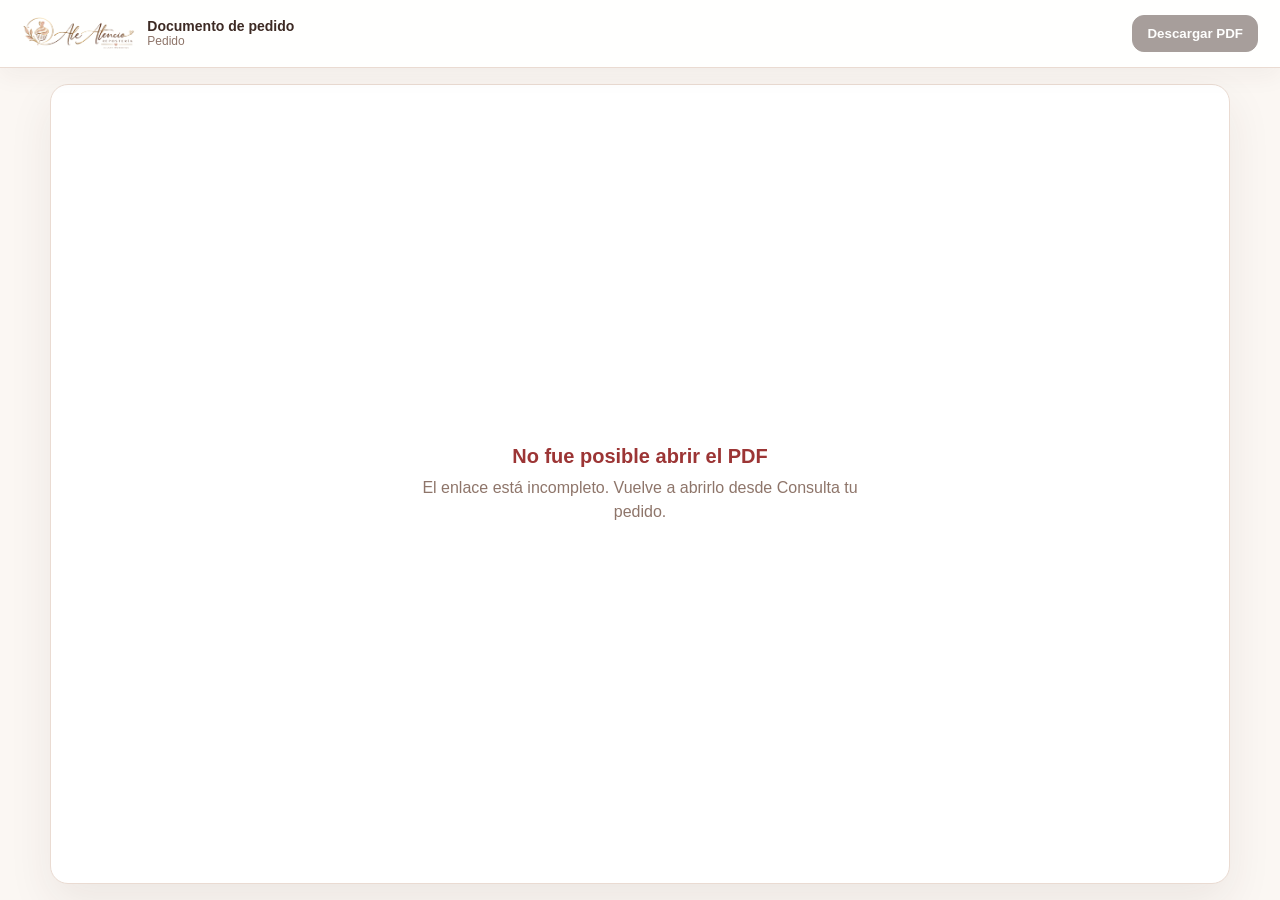
<file: pdf.html>
<!doctype html>
<html lang="es">
<head>
  <link rel="icon" type="image/png" sizes="512x512" href="/favicon.png">
  <link rel="icon" type="image/png" sizes="192x192" href="/favicon-192.png">
  <link rel="icon" type="image/png" sizes="48x48" href="/favicon-48.png">
  <link rel="shortcut icon" href="/favicon.ico">
  <link rel="apple-touch-icon" sizes="180x180" href="/apple-touch-icon.png">
  <meta http-equiv="Cache-Control" content="no-cache, no-store, must-revalidate">
  <meta http-equiv="Pragma" content="no-cache">
  <meta http-equiv="Expires" content="0">
  <meta charset="utf-8">
  <meta name="viewport" content="width=device-width,initial-scale=1">
  <meta name="robots" content="noindex,nofollow,noarchive">
  <meta name="referrer" content="no-referrer">
  <title>Ale Atencio · PDF de pedido</title>
  <style>
    :root{--bg:#fbf7f3;--paper:#fff;--ink:#3d2a24;--muted:#8e756a;--line:#eadbd2;--accent:#b57945}
    *{box-sizing:border-box}html,body{margin:0;min-height:100%;background:var(--bg);color:var(--ink);font-family:Inter,Segoe UI,Arial,sans-serif}
    body{display:flex;flex-direction:column;min-height:100vh}
    .bar{display:flex;align-items:center;gap:18px;min-height:68px;padding:10px 22px;background:rgba(255,255,255,.96);border-bottom:1px solid var(--line);position:sticky;top:0;z-index:3;box-shadow:0 8px 24px rgba(74,48,38,.05)}
    .brand{display:flex;align-items:center;gap:12px;min-width:0}.brand img{width:auto;height:auto;max-width:118px;max-height:44px;object-fit:contain;aspect-ratio:auto}.brand-copy{min-width:0}.brand-copy strong{display:block;font-size:14px}.brand-copy span{display:block;color:var(--muted);font-size:12px;white-space:nowrap;overflow:hidden;text-overflow:ellipsis}
    .actions{margin-left:auto;display:flex;gap:8px}.btn{border:1px solid var(--line);background:#fff;color:var(--ink);border-radius:12px;padding:10px 14px;font-weight:700;cursor:pointer}.btn.primary{background:var(--ink);color:#fff;border-color:var(--ink)}.btn:disabled{opacity:.45;cursor:not-allowed}
    .stage{flex:1;display:flex;min-height:0;padding:16px}.viewer-shell{width:min(1180px,100%);margin:0 auto;background:var(--paper);border:1px solid var(--line);border-radius:18px;overflow:hidden;box-shadow:0 18px 45px rgba(67,43,34,.08);min-height:calc(100vh - 102px);position:relative}
    #pdfFrame{width:100%;height:calc(100vh - 104px);border:0;background:#fff;display:none}.state{position:absolute;inset:0;display:flex;align-items:center;justify-content:center;padding:30px;text-align:center}.state-card{max-width:480px}.spinner{width:42px;height:42px;border-radius:50%;border:3px solid #eadbd2;border-top-color:var(--accent);animation:spin .8s linear infinite;margin:0 auto 16px}.state h1{font-size:20px;margin:0 0 8px}.state p{margin:0;color:var(--muted);line-height:1.5}.error{color:#9c3535}@keyframes spin{to{transform:rotate(360deg)}}
    @media(max-width:680px){.bar{padding:8px 12px;gap:8px}.brand img{width:86px}.brand-copy strong{font-size:12px}.brand-copy span{font-size:10px}.actions .btn{padding:8px 9px;font-size:12px}.stage{padding:8px}.viewer-shell{border-radius:12px;min-height:calc(100vh - 86px)}#pdfFrame{height:calc(100vh - 88px)}}
  </style>
</head>
<body>
  <header class="bar">
    <div class="brand"><img src="logo-ale-atencio.png" alt="Ale Atencio"><div class="brand-copy"><strong>Documento de pedido</strong><span id="orderLabel">Cargando…</span></div></div>
    <div class="actions"><button id="downloadPdf" class="btn primary" type="button" disabled>Descargar PDF</button></div>
  </header>
  <main class="stage">
    <section class="viewer-shell">
      <div id="state" class="state"><div class="state-card"><div class="spinner"></div><h1>Preparando tu PDF</h1><p>Estamos cargando el respaldo del pedido de forma segura.</p></div></div>
      <iframe id="pdfFrame" title="PDF del pedido"></iframe>
    </section>
  </main>
  <script src="config.js?v=R9.18.170"></script>
  <script>
  (()=>{
    const params=new URLSearchParams(location.search),pedido=String(params.get('pedido')||'').trim(),token=String(params.get('t')||'').trim();
    const label=document.getElementById('orderLabel'),state=document.getElementById('state'),frame=document.getElementById('pdfFrame'),download=document.getElementById('downloadPdf');
    label.textContent=pedido||'Pedido';let objectUrl='';
    function showError(message){state.innerHTML=`<div class="state-card"><h1 class="error">No fue posible abrir el PDF</h1><p>${String(message||'El enlace no está disponible.')}</p></div>`;state.style.display='flex';frame.style.display='none';download.disabled=true}
    async function load(){
      if(!pedido||!token)return showError('El enlace está incompleto. Vuelve a abrirlo desde Consulta tu pedido.');
      const api=String(window.ALE_ATENCIO_CONFIG?.API_URL||'').trim();if(!/^https:\/\//i.test(api))return showError('El servicio de documentos no está configurado.');
      try{
        const u=new URL(api);u.searchParams.set('pdf','1');u.searchParams.set('pedido',pedido);u.searchParams.set('t',token);
        const res=await fetch(u.toString(),{method:'GET',mode:'cors',cache:'no-store',credentials:'omit',headers:{Accept:'application/pdf'}});
        if(!res.ok){const txt=(await res.text().catch(()=>''))||`HTTP ${res.status}`;throw new Error(txt)}
        const blob=await res.blob();if(!String(blob.type||'').toLowerCase().includes('pdf'))throw new Error('El servidor no devolvió un PDF válido.');
        objectUrl=URL.createObjectURL(blob);frame.src=objectUrl;frame.style.display='block';state.style.display='none';download.disabled=false;
        download.addEventListener('click',()=>{const a=document.createElement('a');a.href=objectUrl;a.download=`${pedido.replace(/[^A-Za-z0-9._-]+/g,'-')||'pedido'}.pdf`;document.body.appendChild(a);a.click();a.remove()},{once:false});
      }catch(err){console.error(err);showError('El documento no está disponible o el enlace dejó de ser válido.')}
    }
    addEventListener('beforeunload',()=>{if(objectUrl)URL.revokeObjectURL(objectUrl)});load();
  })();
  </script>
</body>
</html>
</file>
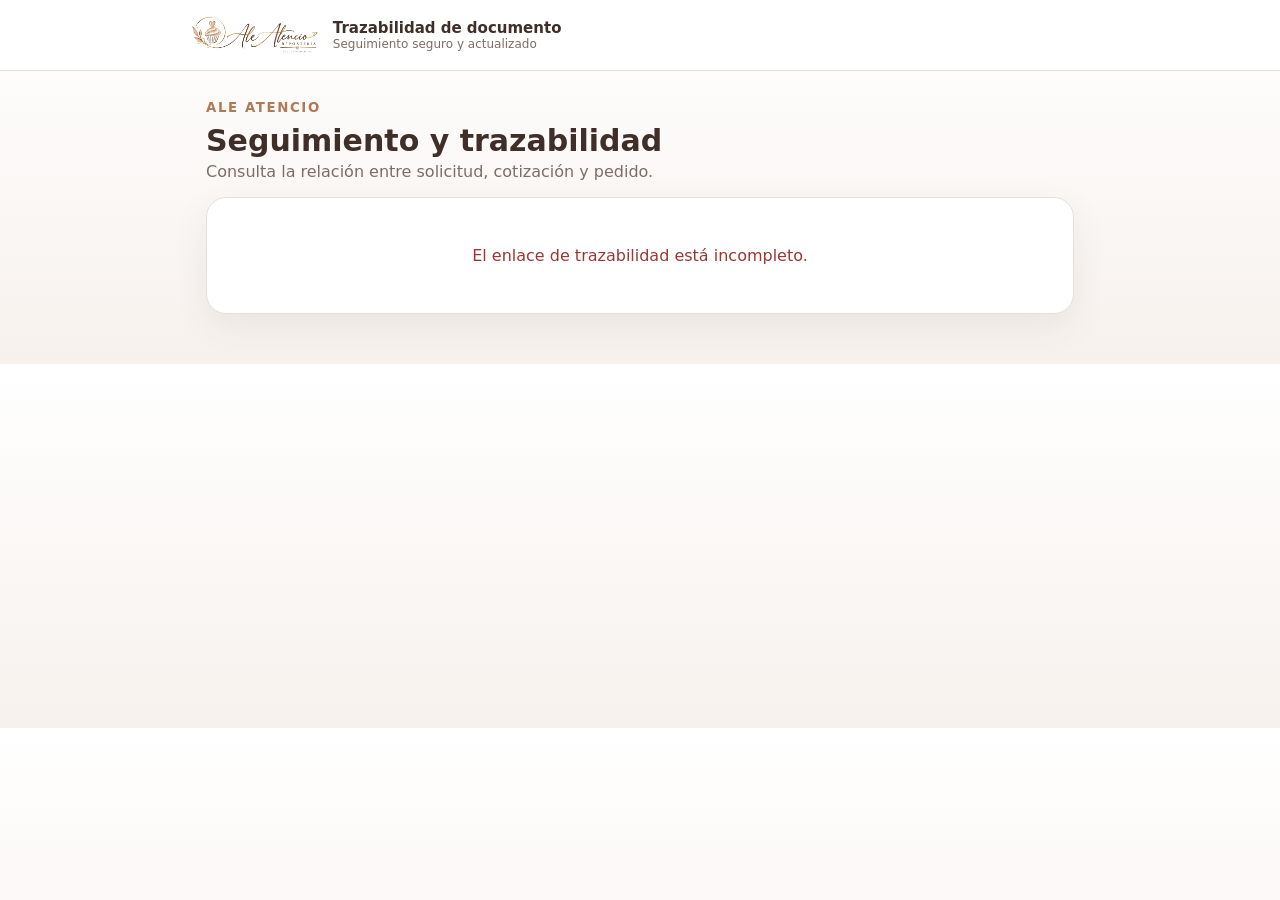
<file: trazabilidad.html>
<!doctype html>
<html lang="es">
<head>
  <link rel="icon" type="image/png" sizes="512x512" href="/favicon.png">
  <link rel="icon" type="image/png" sizes="192x192" href="/favicon-192.png">
  <link rel="icon" type="image/png" sizes="48x48" href="/favicon-48.png">
  <link rel="shortcut icon" href="/favicon.ico">
  <link rel="apple-touch-icon" sizes="180x180" href="/apple-touch-icon.png">
  <meta http-equiv="Cache-Control" content="no-cache, no-store, must-revalidate">
  <meta http-equiv="Pragma" content="no-cache">
  <meta http-equiv="Expires" content="0">
  <meta charset="utf-8">
  <meta name="viewport" content="width=device-width,initial-scale=1">
  <meta name="robots" content="noindex,nofollow">
  <title>Ale Atencio · Trazabilidad</title>
  <style>
    :root{--bg:#f7f1ed;--card:#fff;--ink:#402f29;--muted:#7d6d66;--line:#eaded8;--accent:#b07a55;--ok:#2f7d5d;--warn:#a9682c}
    *{box-sizing:border-box}body{margin:0;font-family:Inter,system-ui,-apple-system,BlinkMacSystemFont,"Segoe UI",sans-serif;background:linear-gradient(180deg,#fff 0,#f7f1ed 100%);color:var(--ink)}
    .top{position:sticky;top:0;z-index:5;background:rgba(255,255,255,.94);backdrop-filter:blur(8px);border-bottom:1px solid var(--line);padding:10px 18px}.top-inner{max-width:900px;margin:auto;display:flex;align-items:center;gap:14px}.top img{width:auto;height:auto;max-width:130px;max-height:50px;object-fit:contain;aspect-ratio:auto}.top strong{font-size:15px}.top span{display:block;font-size:12px;color:var(--muted)}
    main{max-width:900px;margin:0 auto;padding:26px 16px 50px}.hero{margin-bottom:16px}.hero small{color:var(--accent);text-transform:uppercase;letter-spacing:.12em;font-weight:800}.hero h1{margin:7px 0 4px;font-size:30px}.hero p{margin:0;color:var(--muted)}
    .card{background:var(--card);border:1px solid var(--line);border-radius:20px;padding:20px;box-shadow:0 12px 35px rgba(81,58,48,.08)}.loading{text-align:center;padding:34px}.spinner{width:40px;height:40px;border:3px solid #eaded8;border-top-color:var(--accent);border-radius:50%;margin:0 auto 14px;animation:spin .8s linear infinite}@keyframes spin{to{transform:rotate(360deg)}}
    .chain{display:grid;grid-template-columns:repeat(3,1fr);gap:12px}.step{border:1px solid var(--line);border-radius:16px;padding:14px;min-height:112px}.step.done{border-color:#b9d8c9;background:#f4fbf7}.step.current{box-shadow:0 0 0 2px rgba(176,122,85,.16)}.step small{display:block;color:var(--muted);margin-bottom:5px}.step strong{display:block;font-size:16px}.badge{display:inline-flex;margin-top:8px;padding:5px 9px;border-radius:999px;background:#f3ebe7;font-size:11px;font-weight:800}
    .history{margin-top:22px}.history h2{font-size:18px}.event{position:relative;margin-left:8px;padding:0 0 18px 22px;border-left:1px solid #dccbc2}.event:last-child{border-left-color:transparent}.event:before{content:"";position:absolute;left:-5px;top:3px;width:9px;height:9px;border-radius:50%;background:var(--accent)}.event strong{font-size:14px}.event p{margin:4px 0;color:var(--muted);font-size:13px}.event time{font-size:11px;color:#9b8d86}
    .actions{display:flex;flex-wrap:wrap;gap:10px;margin-top:18px}.btn{display:inline-flex;align-items:center;justify-content:center;text-decoration:none;border:1px solid var(--line);border-radius:12px;padding:10px 14px;font-weight:800;color:var(--ink);background:#fff}.btn.primary{background:var(--ink);color:#fff;border-color:var(--ink)}.error{color:#9c3535;text-align:center;padding:28px}.notice{margin-top:16px;padding:12px 14px;border-radius:12px;background:#fff8ef;border:1px solid #f1dac0;color:#7d572e;font-size:13px}
    @media(max-width:680px){.chain{grid-template-columns:1fr}.hero h1{font-size:24px}.card{padding:15px}}
  </style>
</head>
<body>
  <header class="top"><div class="top-inner"><img src="logo-ale-atencio.png" alt="Ale Atencio"><div><strong>Trazabilidad de documento</strong><span>Seguimiento seguro y actualizado</span></div></div></header>
  <main>
    <section class="hero"><small>Ale Atencio</small><h1>Seguimiento y trazabilidad</h1><p>Consulta la relación entre solicitud, cotización y pedido.</p></section>
    <section class="card" id="traceCard"><div class="loading"><div class="spinner"></div><strong>Cargando trazabilidad…</strong></div></section>
  </main>
  <script src="config.js?v=R9.18.170"></script>
  <script src="api.js?v=R9.18.170"></script>
  <script>
    const esc=s=>String(s??"").replace(/[&<>"']/g,m=>({"&":"&amp;","<":"&lt;",">":"&gt;","\"":"&quot;","'":"&#39;"}[m]));
    const fmt=d=>{try{return new Date(d).toLocaleString("es-CL")}catch(_){return String(d||"")}};
    const p=new URLSearchParams(location.search),tipo=String(p.get("tipo")||"").toUpperCase(),id=String(p.get("id")||""),t=String(p.get("t")||""),host=document.getElementById("traceCard");
    function step(label,row,numberField,statusField="estado"){if(!row)return `<div class="step"><small>${label}</small><strong>Pendiente</strong><span class="badge">Aún no generado</span></div>`;return `<div class="step done"><small>${label}</small><strong>${esc(row[numberField]||row.id||"")}</strong><span class="badge">${esc(row[statusField]||"Registrado")}</span>${row.fecha?`<div style="margin-top:8px;font-size:11px;color:#7d6d66">${esc(fmt(row.fecha))}</div>`:""}</div>`}
    async function load(){if(!tipo||!id||!t){host.innerHTML='<div class="error">El enlace de trazabilidad está incompleto.</div>';return}try{const out=await AleAPI.postPublic("publictrace",{tipo,id,t}),r=out.request||null,q=out.quote||null,o=out.order||null,h=Array.isArray(out.history)?out.history:[];host.innerHTML=`<div class="chain">${step("Solicitud",r,"numero_solicitud")}${step("Cotización",q,"numero_cotizacion")}${step("Pedido",o,"numero_pedido")}</div>${o?`<div class="history"><h2>Línea de tiempo del pedido</h2>${h.length?h.map(ev=>`<div class="event"><strong>${esc(ev.estado_pedido||ev.evento||"Actualización")}</strong><p>${esc(ev.descripcion||"")}${ev.estado_pago?` · Pago: ${esc(ev.estado_pago)}`:""}</p><time>${esc(fmt(ev.creado_en))}</time></div>`).join(""):'<div class="notice">El pedido existe, pero todavía no registra eventos adicionales en su línea de tiempo.</div>'}</div>`:'<div class="notice">Todavía no existe un pedido asociado. Este mismo QR seguirá siendo válido y mostrará el pedido cuando se genere.</div>'}<div class="actions">${out.tracking_url?`<a class="btn primary" href="${esc(out.tracking_url)}">Abrir seguimiento del pedido</a>`:""}<a class="btn" href="./">Volver a la tienda</a></div>`}catch(err){console.warn(err);host.innerHTML='<div class="error"><strong>No fue posible consultar la trazabilidad.</strong><br><small>El enlace puede ser inválido o haber sido alterado.</small></div>'}}
    load();
  </script>
</body>
</html>
</file>
<file: styles.css>
:root{
  --cream:#fffaf7; --paper:#fff; --ink:#402f29; --muted:#7f6b64; --line:#eaded8;
  --berry:#8d5060; --berry2:#b86f80; --blush:#f6e9ec; --gold:#c9a34f; --gold-soft:#f3e6bf;
  --cocoa:#5b4036; --soft:#f8f2ed; --wa:#25D366; --shadow:0 20px 50px rgba(73,48,40,.11);
}
*{box-sizing:border-box} html{scroll-behavior:smooth}
body{margin:0;background:var(--cream);color:var(--ink);font-family:"DM Sans",sans-serif;overflow-x:hidden}
a{color:inherit} button,input,select,textarea{font:inherit} button{cursor:pointer} img{display:block;max-width:100%}
.site-header{position:sticky;top:0;z-index:70;background:rgba(255,250,247,.95);backdrop-filter:blur(14px);border-bottom:1px solid var(--line)}
.header-inner{max-width:1260px;margin:auto;height:82px;padding:0 22px;display:flex;align-items:center;gap:28px}
.brand{display:flex;align-items:center;min-width:210px}.brand img{height:62px;width:150px;object-fit:contain;background:#070707;border-radius:12px}
.main-nav{display:flex;align-items:center;gap:23px;flex:1;justify-content:center}
.main-nav>a,.nav-trigger{border:0;background:none;text-decoration:none;font-weight:700;color:var(--cocoa);padding:12px 2px}
.main-nav>a:hover,.nav-trigger:hover{color:var(--berry)}
.nav-group{position:relative}.nav-menu{display:none;position:absolute;top:48px;left:-18px;min-width:220px;background:#fff;border:1px solid var(--line);border-radius:18px;padding:8px;box-shadow:var(--shadow)}
.nav-group.open .nav-menu{display:block}.nav-menu a{display:block;padding:11px 12px;border-radius:11px;text-decoration:none}.nav-menu a:hover{background:var(--blush)}
.header-actions{display:flex;align-items:center;gap:9px}.round-button,.cart-button,.mobile-toggle{height:44px;border-radius:14px;border:1px solid var(--line);background:#fff;color:var(--cocoa)}
.cpanel-access{height:44px;padding:0 14px;border-radius:14px;border:1px solid rgba(201,163,79,.55);background:linear-gradient(135deg,#fffaf0,#f3e6bf);color:var(--cocoa);display:inline-flex;align-items:center;gap:8px;text-decoration:none;font-weight:800;box-shadow:0 8px 20px rgba(91,64,54,.08);transition:transform .18s ease,box-shadow .18s ease,border-color .18s ease}
.cpanel-access:hover{transform:translateY(-1px);box-shadow:0 11px 24px rgba(91,64,54,.13);border-color:var(--gold)}
.cpanel-access i{font-size:17px;color:#9a792d}
.round-button,.mobile-toggle{width:44px;display:grid;place-items:center}.cart-button{padding:0 14px;font-weight:800;display:flex;align-items:center;gap:8px}.mobile-toggle{display:none}
.eyebrow{display:block;text-transform:uppercase;letter-spacing:.18em;font-size:11px;font-weight:800;color:var(--gold);margin-bottom:10px}
h1,h2,h3{font-family:"Playfair Display",serif;color:var(--cocoa);margin-top:0}h2{font-size:38px}.section{max-width:1240px;margin:70px auto;padding:0 22px}
.section-head{display:flex;align-items:end;justify-content:space-between;gap:26px;margin-bottom:26px}.section-head p{max-width:560px;color:var(--muted);line-height:1.7;margin:0}
.btn{border:0;border-radius:15px;padding:13px 19px;font-weight:800;text-decoration:none;display:inline-flex;align-items:center;justify-content:center;gap:8px}
.btn-primary{background:linear-gradient(135deg,var(--berry),var(--berry2));color:#fff;box-shadow:0 12px 26px rgba(141,80,96,.22)}
.btn-light{background:#fff;color:var(--berry);border:1px solid var(--line)}.btn-block{width:100%}
.hero{width:100%;overflow:hidden}.hero-stage{position:relative;width:100%;min-height:calc(100vh - 82px);overflow:hidden;background:#79505a;isolation:isolate;contain:layout paint}
.hero-slide{position:absolute;inset:0;width:100%;min-width:100%;opacity:0;transition:opacity .45s ease;overflow:hidden;transform:none}.hero-slide.active{opacity:1}
.hero-bg{position:absolute;inset:0;width:100%;height:100%;background-position:50% 50%;background-repeat:no-repeat;background-size:cover;transform:translate3d(0,0,0) scale(1.01);transform-origin:50% 50%;backface-visibility:hidden;will-change:opacity}
.hero-stage.hero-preparing .hero-slide{transition:none}.hero-stage.hero-preparing .hero-slide.active{opacity:1}.hero-stage.hero-preparing .hero-bg{opacity:0}.hero-stage.hero-ready .hero-bg{opacity:1;transition:opacity .18s ease}
.hero-bg::after{content:"";position:absolute;inset:0;background:linear-gradient(90deg,rgba(45,27,31,.72),rgba(45,27,31,.22) 55%,rgba(45,27,31,.08))}
.hero-fallback-1{background:linear-gradient(135deg,#714651,#a86c79 48%,#d1ad64)}
.hero-fallback-2{background:linear-gradient(135deg,#5d4037,#9d6d57 48%,#d0a85c)}
.hero-fallback-3{background:linear-gradient(135deg,#804d5e,#ca8c98 48%,#ecd08a)}
.hero-content{position:relative;z-index:2;max-width:1240px;margin:auto;min-height:calc(100vh - 82px);padding:70px 22px 100px;display:flex;align-items:center}
.hero-copy{max-width:660px;color:#fff}.hero-copy .eyebrow{color:#f4dda2}.hero-copy h1{font-family:"Great Vibes",cursive;font-size:86px;line-height:.95;font-weight:400;color:#fff;margin-bottom:20px}
.hero-copy p{font-size:19px;line-height:1.7;color:rgba(255,255,255,.93);max-width:570px}.hero-actions{display:flex;gap:12px;flex-wrap:wrap;margin-top:26px}
.hero-secondary{background:rgba(255,255,255,.12);border:1px solid rgba(255,255,255,.48);color:#fff}
.hero-controls{position:absolute;z-index:5;left:50%;bottom:30px;transform:translateX(-50%);display:flex;align-items:center;gap:12px}
.hero-arrow{width:46px;height:46px;border:0;border-radius:50%;background:rgba(255,255,255,.92);color:var(--cocoa);font-size:20px;box-shadow:var(--shadow)}
.hero-dots{display:flex;gap:8px}.hero-dot{width:10px;height:10px;border:0;border-radius:50%;padding:0;background:rgba(255,255,255,.5)}.hero-dot.active{background:#fff}
.category-grid{display:grid;grid-template-columns:repeat(5,1fr);gap:16px}.category-card{position:relative;min-height:310px;border-radius:25px;overflow:hidden;text-decoration:none;background:linear-gradient(135deg,#f7ecec,#ead8bf);box-shadow:var(--shadow)}
.category-card img{width:100%;height:100%;object-fit:cover;position:absolute;inset:0}.category-card::after{content:"";position:absolute;inset:0;background:linear-gradient(0deg,rgba(42,27,31,.72),transparent 62%)}
.category-copy{position:absolute;z-index:2;left:18px;right:18px;bottom:18px;color:#fff}.category-copy h3{color:#fff;margin:0 0 5px;font-size:24px}.category-copy span{font-size:13px;color:rgba(255,255,255,.9)}
.products-grid{display:grid;grid-template-columns:repeat(4,1fr);gap:20px}.product-card{background:#fff;border:1px solid var(--line);border-radius:24px;overflow:hidden;box-shadow:0 12px 34px rgba(73,48,40,.07)}
.product-image{aspect-ratio:1.1/1;background:linear-gradient(135deg,#fff6f1,#f5e6e9);display:grid;place-items:center;font-size:76px;position:relative;overflow:hidden}.product-image img{width:100%;height:100%;object-fit:cover}
.product-badge{position:absolute;top:14px;left:14px;background:linear-gradient(135deg,#fff2ca,#eac574);color:#674d18;border-radius:999px;padding:7px 10px;font-size:11px;font-weight:800}
.product-body{padding:18px}.product-body small{color:var(--muted)}.product-body h3{font-size:21px;margin:7px 0}.product-body p{color:var(--muted);font-size:14px;line-height:1.55;min-height:44px}
.product-bottom{display:flex;align-items:center;justify-content:space-between;gap:10px;margin-top:15px}.price{font-weight:900;color:var(--berry);font-size:20px}.add-button{border:0;background:var(--cocoa);color:#fff;border-radius:12px;padding:10px 13px;font-weight:800}
.story{display:grid;grid-template-columns:1fr 1fr;border-radius:30px;overflow:hidden;background:#fff;border:1px solid var(--line);box-shadow:var(--shadow)}
.story-visual{min-height:450px;background:linear-gradient(135deg,#f2e5df,#d7b87b);position:relative;overflow:hidden}.story-visual img{width:100%;height:100%;object-fit:cover}.story-fallback{position:absolute;inset:0;display:grid;place-items:center;font-size:160px}
.story-copy{padding:56px}.story-copy h2{font-family:"Great Vibes",cursive;font-size:62px;font-weight:400;color:var(--berry);margin-bottom:10px}.story-copy p{color:var(--muted);line-height:1.8}
.promo-band{padding:42px;border-radius:28px;background:linear-gradient(135deg,#f7e8ec,#fff7ea);border:1px solid var(--line);display:flex;align-items:center;justify-content:space-between;gap:30px}.promo-band h2{color:var(--berry);margin-bottom:8px}.promo-band p{color:var(--muted);margin:0}
.view-hero{padding:64px 22px;background:linear-gradient(135deg,#f9ecef,#fff8ed);border-bottom:1px solid var(--line)}.view-hero-inner{max-width:1240px;margin:auto}.view-hero h1{font-size:54px;color:var(--berry);margin-bottom:10px}.view-hero p{max-width:720px;color:var(--muted);line-height:1.7}
.catalog-tools{display:flex;gap:12px;margin-bottom:24px}.catalog-tools input,.catalog-tools select,.form-grid input,.form-grid select,.form-grid textarea,.request-form input,.request-form select,.request-form textarea{border:1px solid var(--line);background:#fff;border-radius:14px;padding:13px 14px;color:var(--ink)}
.catalog-tools input{flex:1}
.request-layout{display:grid;grid-template-columns:.85fr 1.15fr;gap:24px}.request-card,.request-form,.policy-card{background:#fff;border:1px solid var(--line);border-radius:26px;padding:28px;box-shadow:0 12px 34px rgba(73,48,40,.07)}
.request-card h2{font-family:"Great Vibes",cursive;font-size:52px;font-weight:400;color:var(--berry);margin-bottom:12px}.contact-line{padding:13px 0;border-bottom:1px solid var(--line)}.contact-line strong{display:block;color:var(--berry);margin-bottom:4px}.contact-line span{color:var(--muted)}
.request-form h2{color:var(--berry)}.form-grid{display:grid;grid-template-columns:repeat(2,1fr);gap:12px}.span-2{grid-column:span 2}.request-form textarea,.form-grid textarea{min-height:120px;resize:vertical}
.policy-grid{display:grid;grid-template-columns:repeat(2,1fr);gap:18px}.policy-card h3{color:var(--berry)}.policy-card p,.policy-card li{color:var(--muted);line-height:1.7}
.social-row{display:flex;gap:10px;flex-wrap:wrap}.social-icon{width:45px;height:45px;border-radius:50%;background:#fff;border:1px solid rgba(255,255,255,.25);display:grid;place-items:center;text-decoration:none;font-size:21px}.social-icon.whatsapp i{color:#25D366}.social-icon.instagram i{color:#E4405F}.social-icon.facebook i{color:#1877F2}.social-icon.tiktok i{color:#111}
.site-footer{margin-top:70px;background:#4b342c;color:#fff;padding:50px 22px 26px}.footer-inner{max-width:1240px;margin:auto}.footer-grid{display:grid;grid-template-columns:1.45fr repeat(3,1fr);gap:32px}.footer-logo{width:150px;height:70px;object-fit:contain;background:#080808;border-radius:12px;margin-bottom:15px}.site-footer p{color:#ecded8;line-height:1.7}.footer-title{font-weight:800;color:#ffeccc;margin-bottom:14px}.footer-links{display:grid;gap:10px}.footer-links a{color:#f1e4de;text-decoration:none;font-size:14px}.footer-line{height:1px;background:rgba(255,255,255,.13);margin:28px 0 18px}.footer-bottom{display:flex;align-items:center;justify-content:space-between;gap:20px;color:#e9d9d1;font-size:13px}.footer-policies{display:flex;gap:16px;flex-wrap:wrap}.footer-policies a{color:#e9d9d1;text-decoration:none}
.cart-drawer{position:fixed;z-index:100;top:0;right:-440px;width:min(420px,94vw);height:100vh;background:#fff;box-shadow:-24px 0 55px rgba(40,25,21,.2);transition:.25s;display:flex;flex-direction:column}.cart-drawer.open{right:0}.drawer-head{display:flex;justify-content:space-between;align-items:center;padding:22px;border-bottom:1px solid var(--line)}.drawer-head h3{margin:3px 0}.drawer-head button{border:0;background:none;font-size:18px}.cart-items{padding:18px;overflow:auto;flex:1}.cart-item{display:grid;grid-template-columns:52px 1fr auto;gap:11px;padding:12px 0;border-bottom:1px solid var(--line)}.cart-thumb{width:52px;height:52px;border-radius:13px;background:var(--blush);display:grid;place-items:center;font-size:25px}.cart-item small{display:block;color:var(--muted)}.qty{display:flex;gap:6px;align-items:center;margin-top:6px}.qty button{width:27px;height:27px;border-radius:8px;border:1px solid var(--line);background:#fff}.remove-item{border:0;background:none;color:#b23}.cart-summary{padding:18px;border-top:1px solid var(--line)}.cart-summary>div{display:flex;justify-content:space-between;margin:9px 0}.grand-total{font-size:19px;font-weight:900;margin:15px 0!important}
.screen-overlay{display:none;position:fixed;inset:0;background:rgba(36,24,21,.36);z-index:90}.screen-overlay.show{display:block}
.modal{display:none;position:fixed;inset:0;z-index:120;background:rgba(36,24,21,.46);padding:20px;place-items:center}.modal.show{display:grid}.modal-card{position:relative;width:min(720px,96vw);max-height:92vh;overflow:auto;background:#fff;border-radius:26px;padding:30px;box-shadow:var(--shadow)}.modal-close{position:absolute;right:16px;top:16px;width:38px;height:38px;border:0;border-radius:50%;background:var(--soft)}.search-row{display:flex;gap:10px}.search-row input{flex:1;border:1px solid var(--line);border-radius:14px;padding:13px}.search-results{margin-top:14px}.search-result{display:flex;justify-content:space-between;gap:15px;padding:12px 0;border-bottom:1px solid var(--line)}
.whatsapp-float{position:fixed;right:24px;bottom:24px;z-index:85;width:64px;height:64px;border-radius:50%;display:grid;place-items:center;background:#25D366;color:#fff;text-decoration:none;font-size:31px;border:4px solid #fff;box-shadow:0 14px 34px rgba(29,152,75,.38);transition:transform .18s ease,box-shadow .18s ease}.whatsapp-float:hover{transform:translateY(-3px) scale(1.04);box-shadow:0 18px 40px rgba(29,152,75,.46)}.whatsapp-float i{position:relative;z-index:2;line-height:1}.whatsapp-pulse{position:absolute;inset:-8px;border:2px solid rgba(37,211,102,.42);border-radius:50%;animation:waPulse 2s ease-out infinite;pointer-events:none}@keyframes waPulse{0%{transform:scale(.86);opacity:.8}70%,100%{transform:scale(1.2);opacity:0}}
.loading-card,.empty-card{padding:40px;text-align:center;color:var(--muted);border:1px dashed var(--line);border-radius:22px;background:#fff}
.toast{position:fixed;left:50%;bottom:24px;z-index:160;transform:translateX(-50%) translateY(30px);opacity:0;background:#30221e;color:#fff;padding:12px 18px;border-radius:14px;transition:.2s;display:flex;align-items:center;gap:10px;box-shadow:0 12px 35px rgba(0,0,0,.22);max-width:min(92vw,620px)}.toast.show{opacity:1;transform:translateX(-50%)}.toast.success{background:#176b3a}.toast.error{background:#a52727}.toast-status-icon{width:28px;height:28px;border-radius:50%;display:inline-flex;align-items:center;justify-content:center;flex:0 0 28px;border:2px solid rgba(255,255,255,.85);font-size:18px;font-weight:900;line-height:1}
@media(max-width:1050px){.category-grid{grid-template-columns:repeat(3,1fr)}.products-grid{grid-template-columns:repeat(2,1fr)}.footer-grid{grid-template-columns:1fr 1fr}.story{grid-template-columns:1fr}.request-layout{grid-template-columns:1fr}.hero-copy h1{font-size:70px}}
@media(max-width:880px){.mobile-toggle{display:grid}.main-nav{display:none;position:absolute;left:12px;right:12px;top:78px;background:#fff;border:1px solid var(--line);border-radius:18px;box-shadow:var(--shadow);padding:12px;flex-direction:column;align-items:stretch}.main-nav.show{display:flex}.main-nav>a,.nav-trigger{width:100%;text-align:left;padding:11px}.nav-menu{position:static;box-shadow:none;background:var(--soft);border:0;margin-top:4px}.brand{min-width:0}.brand img{width:125px;height:56px}}
@media(max-width:620px){.cpanel-access{width:44px;padding:0;justify-content:center}.cpanel-access span{display:none}.header-inner{height:72px;padding:0 14px;gap:9px}.brand img{width:105px;height:50px}.header-actions .round-button{display:none}.hero-stage,.hero-content{min-height:calc(100vh - 72px)}.hero-content{padding:52px 18px 90px}.hero-copy h1{font-size:53px}.hero-copy p{font-size:16px}.section{margin:50px auto;padding:0 16px}.section-head{display:block}.category-grid{grid-template-columns:repeat(2,1fr)}.category-card{min-height:230px}.products-grid{grid-template-columns:1fr}.promo-band{display:block;padding:28px}.promo-band .btn{margin-top:18px}.story-copy{padding:30px}.story-copy h2{font-size:48px}.footer-grid{grid-template-columns:1fr}.footer-bottom{display:block}.footer-policies{margin-top:12px}.policy-grid{grid-template-columns:1fr}.form-grid{grid-template-columns:1fr}.span-2{grid-column:auto}.catalog-tools{flex-direction:column}.search-row{flex-direction:column}}


/* Redes sociales visibles siempre */
.social-row{
  display:flex;
  align-items:center;
  gap:10px;
  flex-wrap:wrap;
}
.social-icon{
  width:46px;
  height:46px;
  border-radius:50%;
  display:inline-grid;
  place-items:center;
  text-decoration:none;
  background:#fff;
  border:1px solid rgba(255,255,255,.28);
  box-shadow:0 10px 22px rgba(0,0,0,.14);
  transition:transform .18s ease, box-shadow .18s ease;
}
.social-icon:hover{
  transform:translateY(-3px);
  box-shadow:0 14px 28px rgba(0,0,0,.20);
}
.social-icon i{
  font-size:23px;
  line-height:1;
}
.social-icon.whatsapp i{color:#25D366;}
.social-icon.instagram i{color:#E4405F;}
.social-icon.facebook i{color:#1877F2;}
.social-icon.tiktok i{color:#111111;}


/* LOGO FINAL ALE ATENCIO */
.brand-logo{
  width:82px !important;
  height:82px !important;
  object-fit:contain !important;
  background:transparent !important;
  padding:0 !important;
  border-radius:18px !important;
  box-shadow:none !important;
}
.footer-brand-row img{
  width:86px !important;
  height:86px !important;
  object-fit:contain !important;
  background:transparent !important;
  padding:0 !important;
  border-radius:18px !important;
}
@media(max-width:620px){
  .brand-logo{
    width:64px !important;
    height:64px !important;
  }
}


/* LOGO SIN FONDO NEGRO */
.brand-logo{
  background:transparent !important;
  box-shadow:none !important;
  padding:0 !important;
}

/* En footer oscuro, base marfil para máxima legibilidad */
.footer-brand-row img{
  background:#fff8ef !important;
  padding:7px !important;
  border-radius:18px !important;
  box-shadow:0 10px 24px rgba(0,0,0,.14) !important;
}

/* Si el logo aparece sobre fondos claros */
.header .brand-logo{
  background:transparent !important;
}


/* =========================================================
   TIPOGRAFÍA EDITORIAL PREMIUM - ALE ATENCIO
   Inspiración: alta gastronomía / banquetería editorial
   ========================================================= */

:root{
  --editorial-serif:"Cormorant Garamond", Georgia, serif;
  --editorial-sans:"Manrope", Arial, sans-serif;
  --aa-text:#4b3b35;
  --aa-muted:#82746d;
  --aa-accent:#b9974d;
  --aa-berry:#855263;
  --aa-bg:#fffdf9;
}

body{
  font-family:var(--editorial-sans) !important;
  color:var(--aa-text) !important;
  background:var(--aa-bg) !important;
}

/* Marca */
.brand strong{
  font-family:var(--editorial-serif) !important;
  font-size:31px !important;
  font-weight:600 !important;
  font-style:italic !important;
  letter-spacing:.01em !important;
  line-height:1 !important;
  color:var(--aa-text) !important;
}
.brand span{
  font-family:var(--editorial-sans) !important;
  font-size:9px !important;
  font-weight:600 !important;
  letter-spacing:.22em !important;
  text-transform:uppercase !important;
  color:var(--aa-muted) !important;
}

/* Menú superior más fino */
.nav>a,
.nav-dd-btn{
  font-family:var(--editorial-sans) !important;
  font-size:12px !important;
  font-weight:600 !important;
  letter-spacing:.11em !important;
  text-transform:uppercase !important;
  color:var(--aa-text) !important;
}
.nav>a:hover,
.nav-dd-btn:hover{
  color:var(--aa-accent) !important;
}

/* Pequeños encabezados/editoriales */
.eyebrow{
  font-family:var(--editorial-sans) !important;
  font-size:10px !important;
  line-height:1.4 !important;
  font-weight:700 !important;
  letter-spacing:.28em !important;
  text-transform:uppercase !important;
  color:var(--aa-accent) !important;
}

/* Títulos: serif de alto contraste y mucho aire */
h1,h2,h3,
.view-hero h1,
.section-head h2,
.banner h2,
.contact-card h3,
.form-box h2,
.policy-card h3,
.product-body h3{
  font-family:var(--editorial-serif) !important;
  color:var(--aa-text) !important;
}

.hero-copy h1{
  font-family:var(--editorial-serif) !important;
  font-size:clamp(58px,6.2vw,104px) !important;
  font-weight:500 !important;
  font-style:normal !important;
  letter-spacing:-.02em !important;
  line-height:.88 !important;
  color:#fff !important;
  text-wrap:balance;
}

.view-hero h1{
  font-size:clamp(48px,5vw,76px) !important;
  font-weight:500 !important;
  line-height:.95 !important;
  letter-spacing:-.015em !important;
  color:var(--aa-text) !important;
}

.section-head h2,
.banner h2,
.form-box h2{
  font-size:clamp(38px,3.8vw,58px) !important;
  font-weight:500 !important;
  line-height:1 !important;
  letter-spacing:-.015em !important;
}

.product-body h3,
.policy-card h3,
.info-card h3,
.social-card h3{
  font-size:25px !important;
  font-weight:600 !important;
  line-height:1.05 !important;
}

/* Texto de lectura limpio y sobrio */
p,
.product-body p,
.info-card p,
.social-card p,
.policy-card p,
.policy-card li,
.contact-item span,
.form-note{
  font-family:var(--editorial-sans) !important;
  color:var(--aa-muted) !important;
  font-size:14px !important;
  line-height:1.8 !important;
}

/* Hero: párrafo blanco, no dorado */
.hero-copy p{
  color:rgba(255,255,255,.90) !important;
  font-size:15px !important;
  line-height:1.85 !important;
  max-width:540px !important;
}
.hero-copy .eyebrow{
  color:#f2dfb4 !important;
}

/* Botones muy limpios */
.btn,
.small-btn{
  font-family:var(--editorial-sans) !important;
  font-size:11px !important;
  font-weight:700 !important;
  letter-spacing:.14em !important;
  text-transform:uppercase !important;
  border-radius:2px !important;
}
.btn-primary{
  background:var(--aa-text) !important;
  color:#fff !important;
  box-shadow:none !important;
}
.btn-primary:hover{
  background:var(--aa-berry) !important;
}
.btn-soft{
  background:transparent !important;
  color:var(--aa-text) !important;
  border:1px solid #d8cdc6 !important;
}
.small-btn{
  background:var(--aa-text) !important;
  color:#fff !important;
}

/* Precio y elementos dorados: acento, no texto dominante */
.price{
  color:var(--aa-accent) !important;
  font-family:var(--editorial-sans) !important;
  font-weight:700 !important;
}
.badge{
  font-family:var(--editorial-sans) !important;
  font-size:9px !important;
  letter-spacing:.14em !important;
  text-transform:uppercase !important;
}

/* Tarjetas más editoriales */
.category-card,
.product-card,
.info-card,
.social-card,
.policy-card,
.contact-card,
.form-box{
  border-radius:4px !important;
  box-shadow:none !important;
  border:1px solid #eee5df !important;
  background:#fff !important;
}
.category-card strong{
  font-family:var(--editorial-serif) !important;
  font-size:24px !important;
  font-weight:600 !important;
  color:var(--aa-text) !important;
}
.category-card span{
  font-family:var(--editorial-sans) !important;
  font-size:11px !important;
  line-height:1.6 !important;
}

/* Más aire entre secciones */
.section{
  margin-top:88px !important;
  margin-bottom:88px !important;
}
.section-head{
  margin-bottom:34px !important;
}

/* Footer con jerarquía sobria */
.footer-brand-name{
  font-family:var(--editorial-serif) !important;
  font-size:43px !important;
  font-weight:500 !important;
  font-style:italic !important;
  color:#fff9ed !important;
}
.footer-brand-sub,
.footer-title{
  font-family:var(--editorial-sans) !important;
  text-transform:uppercase !important;
  letter-spacing:.18em !important;
}
.footer-title{
  font-size:10px !important;
  color:#e8cf9b !important;
}
.footer-links a{
  font-family:var(--editorial-sans) !important;
  font-size:12px !important;
  line-height:1.55 !important;
}

/* Formulario elegante */
.form-box input,
.form-box select,
.form-box textarea{
  border-radius:2px !important;
  font-family:var(--editorial-sans) !important;
  border:1px solid #dfd5ce !important;
  background:#fff !important;
}
.form-box input:focus,
.form-box select:focus,
.form-box textarea:focus{
  outline:none !important;
  border-color:var(--aa-accent) !important;
  box-shadow:0 0 0 2px rgba(185,151,77,.08) !important;
}

/* Elegancia en submenús */
.nav-dd-menu{
  border-radius:2px !important;
}
.nav-dd-menu a{
  font-family:var(--editorial-sans) !important;
  font-size:11px !important;
  text-transform:uppercase !important;
  letter-spacing:.10em !important;
  border-radius:0 !important;
}

/* Móvil */
@media(max-width:620px){
  .brand strong{
    font-size:26px !important;
  }
  .hero-copy h1{
    font-size:54px !important;
    line-height:.92 !important;
  }
  .section{
    margin-top:58px !important;
    margin-bottom:58px !important;
  }
}


/* =========================================================
   LOGO FINAL TRANSPARENTE - SIN FONDO NEGRO
   ========================================================= */
.header{
  background:rgba(255,253,249,.97) !important;
}

.brand-logo-only{
  min-width:0 !important;
  width:245px !important;
  max-width:32vw !important;
  display:flex !important;
  align-items:center !important;
}

.brand-logo{
  display:block !important;
  width:245px !important;
  height:78px !important;
  max-width:100% !important;
  object-fit:contain !important;
  object-position:left center !important;
  background:transparent !important;
  padding:0 !important;
  margin:0 !important;
  border:0 !important;
  border-radius:0 !important;
  box-shadow:none !important;
}

/* Footer ahora claro para que el logo oscuro/dorado se lea perfecto */
.footer{
  background:#f5eee8 !important;
  color:#4b3b35 !important;
  border-top:1px solid #e5d9d1 !important;
}

.footer p,
.footer-links a,
.footer-bottom,
.policies-inline a{
  color:#75665e !important;
}

.footer-title{
  color:#9b7a37 !important;
}

.footer-divider{
  background:#ded1c8 !important;
}

.footer-logo-only{
  display:block !important;
}

.footer-logo-only img{
  display:block !important;
  width:310px !important;
  height:auto !important;
  max-width:100% !important;
  object-fit:contain !important;
  object-position:left center !important;
  background:transparent !important;
  padding:0 !important;
  border:0 !important;
  border-radius:0 !important;
  box-shadow:none !important;
}

.social-circle{
  background:#fff !important;
  border:1px solid #e1d7d0 !important;
}

/* Evita cualquier regla anterior que vuelva a pintar el logo */
.header .brand-logo,
.footer .footer-brand-row img{
  background-color:transparent !important;
  background-image:none !important;
}

@media(max-width:900px){
  .brand-logo-only{
    width:205px !important;
    max-width:48vw !important;
  }
  .brand-logo{
    width:205px !important;
    height:70px !important;
  }
}

@media(max-width:620px){
  .brand-logo-only{
    width:165px !important;
    max-width:50vw !important;
  }
  .brand-logo{
    width:165px !important;
    height:58px !important;
  }
  .footer-logo-only img{
    width:245px !important;
  }
}


/* =========================================================
   HOME VISUAL - INSPIRACIÓN E-COMMERCE GASTRONÓMICO
   ========================================================= */

.announcement-bar{
  height:30px;
  background:#4b3931;
  color:#fff;
  display:flex;
  justify-content:center;
  align-items:center;
  gap:18px;
  padding:0 16px;
  font-size:10px;
  letter-spacing:.13em;
  text-transform:uppercase;
  font-family:var(--editorial-sans);
}
.announcement-bar a{
  color:#ead4a3;
  text-decoration:none;
  font-weight:700;
}

.home-intro-strip{
  max-width:1240px;
  margin:34px auto 0;
  padding:0 20px;
  display:grid;
  grid-template-columns:repeat(4,1fr);
  gap:1px;
  background:#e8ded7;
}
.home-intro-strip>div{
  background:#fff;
  padding:18px 12px;
  display:flex;
  align-items:center;
  justify-content:center;
  gap:9px;
  font-size:11px;
  text-transform:uppercase;
  letter-spacing:.10em;
  color:#65544b;
}
.home-intro-strip i{
  color:#b9974d;
  font-size:18px;
}

.editorial-heading{
  margin-bottom:30px;
}
.editorial-heading.centered{
  text-align:center;
}
.editorial-heading h2{
  margin:0;
}
.compact-head{
  align-items:flex-end;
}

.category-visual-grid{
  display:grid;
  grid-template-columns:1.25fr .75fr .75fr;
  grid-template-rows:260px 260px;
  gap:14px;
}
.category-visual-card{
  position:relative;
  display:block;
  overflow:hidden;
  background:#f3ece6;
  min-height:240px;
  text-decoration:none;
}
.category-visual-card img,
.category-visual-fallback{
  width:100%;
  height:100%;
  object-fit:cover;
  transition:transform .45s ease;
}
.category-visual-fallback{
  display:grid;
  place-items:center;
  font-size:100px;
  background:linear-gradient(135deg,#f6eee6,#eee0d3);
}
.category-visual-card:hover img,
.category-visual-card:hover .category-visual-fallback{
  transform:scale(1.035);
}
.category-size-1{
  grid-row:1 / span 2;
}
.category-size-4{
  grid-column:2;
}
.category-size-5{
  grid-column:3;
}
.category-visual-overlay{
  position:absolute;
  left:0;
  right:0;
  bottom:0;
  padding:54px 22px 20px;
  color:#fff;
  background:linear-gradient(transparent,rgba(36,25,20,.72));
}
.category-visual-overlay h3{
  margin:3px 0 0;
  color:#fff !important;
  font-family:var(--editorial-serif) !important;
  font-size:34px !important;
  font-weight:500 !important;
}
.category-visual-overlay span{
  font-size:10px;
  letter-spacing:.12em;
  text-transform:uppercase;
  color:rgba(255,255,255,.82);
}

.corporate-section{
  display:grid;
  grid-template-columns:1.2fr .8fr;
  align-items:stretch;
  padding:0 20px;
  max-width:1240px;
}
.corporate-photo{
  min-height:520px;
  overflow:hidden;
  background:#efe5dd;
}
.corporate-photo img,
.corporate-img,
.corporate-photo .visual-fallback{
  width:100%;
  height:100%;
  object-fit:cover;
}
.visual-fallback{
  display:grid;
  place-items:center;
  min-height:100%;
  font-size:120px;
  background:linear-gradient(135deg,#f7eee8,#eadbcf);
}
.corporate-copy{
  background:#f2ebe5;
  padding:62px 52px;
  display:flex;
  flex-direction:column;
  justify-content:center;
}
.corporate-copy h2{
  font-size:58px !important;
  line-height:.96 !important;
  margin:0 0 18px;
}
.corporate-copy p{
  max-width:390px;
  margin:0 0 24px;
}

.products-home-grid{
  grid-template-columns:repeat(3,1fr) !important;
}
.center-action{
  display:flex;
  justify-content:center;
  margin-top:28px;
}
.editorial-link{
  font-family:var(--editorial-sans);
  color:#5d4940;
  text-decoration:none;
  text-transform:uppercase;
  letter-spacing:.12em;
  font-size:10px;
  font-weight:700;
}
.editorial-link:hover{color:#b9974d}

.wide-visual-band{
  width:100%;
  position:relative;
  min-height:620px;
  overflow:hidden;
  background:#3f302a;
}
.wide-visual-image,
.wide-visual-image img,
.wide-visual-img,
.wide-visual-image .visual-fallback{
  position:absolute;
  inset:0;
  width:100%;
  height:100%;
  object-fit:cover;
}
.wide-visual-image::after{
  content:"";
  position:absolute;
  inset:0;
  background:linear-gradient(90deg,rgba(37,26,22,.68),rgba(37,26,22,.16));
}
.wide-visual-copy{
  position:relative;
  z-index:2;
  min-height:620px;
  max-width:1240px;
  margin:auto;
  padding:80px 24px;
  display:flex;
  flex-direction:column;
  justify-content:center;
  align-items:flex-start;
}
.wide-visual-copy .eyebrow{color:#ead4a3 !important}
.wide-visual-copy h2{
  color:#fff !important;
  max-width:640px;
  font-size:72px !important;
  line-height:.92 !important;
  font-weight:500 !important;
  margin-bottom:24px;
}

.offer-image-grid{
  display:grid;
  grid-template-columns:repeat(4,1fr);
  gap:18px;
}
.offer-image-card{
  background:#fff;
}
.offer-media{
  aspect-ratio:1/1;
  background:#f2e9e2;
  overflow:hidden;
}
.offer-media img{
  width:100%;
  height:100%;
  object-fit:cover;
  transition:transform .35s ease;
}
.offer-image-card:hover .offer-media img{transform:scale(1.035)}
.offer-fallback{
  width:100%;
  height:100%;
  display:grid;
  place-items:center;
  font-size:82px;
}
.offer-info{
  padding:15px 2px 0;
}
.offer-info small{
  text-transform:uppercase;
  letter-spacing:.12em;
  font-size:9px;
  color:#9b8b83;
}
.offer-info h3{
  font-family:var(--editorial-serif)!important;
  font-size:24px!important;
  margin:4px 0 12px;
}
.offer-info>div{
  display:flex;
  justify-content:space-between;
  align-items:center;
}
.offer-info strong{
  color:#b9974d;
  font-size:14px;
}
.offer-info button{
  width:36px;
  height:36px;
  border-radius:50%;
  border:1px solid #ded3cc;
  background:#fff;
  color:#604d44;
}

.testimonials-band{
  background:#f5efe9;
  padding:66px 0;
}
.testimonials-inner{
  margin-top:0!important;
  margin-bottom:0!important;
}
.testimonial-grid{
  display:grid;
  grid-template-columns:repeat(3,1fr);
  gap:18px;
}
.testimonial-grid article{
  background:#fff;
  padding:32px 28px;
  border:1px solid #e8ded7;
  min-height:240px;
}
.quote-mark{
  font-family:var(--editorial-serif);
  font-size:58px;
  line-height:.7;
  color:#c4a764;
}
.testimonial-grid p{
  font-family:var(--editorial-serif)!important;
  font-size:23px!important;
  line-height:1.25!important;
  color:#58453c!important;
}
.testimonial-grid strong{
  font-size:10px;
  text-transform:uppercase;
  letter-spacing:.15em;
  color:#8a7970;
}

.instagram-photo-grid{
  display:grid;
  grid-template-columns:repeat(6,1fr);
  gap:8px;
}
.instagram-photo{
  aspect-ratio:1/1;
  overflow:hidden;
  position:relative;
  background:#eee4dd;
  text-decoration:none;
}
.instagram-photo img,
.instagram-fallback{
  width:100%;
  height:100%;
  object-fit:cover;
  transition:transform .35s ease;
}
.instagram-fallback{
  display:grid;
  place-items:center;
  font-size:54px;
}
.instagram-photo span{
  position:absolute;
  inset:0;
  display:grid;
  place-items:center;
  background:rgba(44,31,26,.28);
  color:#fff;
  opacity:0;
  transition:opacity .25s ease;
  font-size:24px;
}
.instagram-photo:hover span{opacity:1}
.instagram-photo:hover img{transform:scale(1.04)}

.journal-grid{
  display:grid;
  grid-template-columns:repeat(3,1fr);
  gap:24px;
}
.journal-card{
  text-decoration:none;
  color:inherit;
  display:block;
}
.journal-visual{
  aspect-ratio:1.18/1;
  overflow:hidden;
  background:#f0e7df;
}
.journal-visual img,
.journal-visual .visual-fallback{
  width:100%;
  height:100%;
  object-fit:cover;
}
.journal-copy{
  padding:18px 0 0;
}
.journal-copy small{
  text-transform:uppercase;
  font-size:9px;
  letter-spacing:.14em;
  color:#a07f42;
}
.journal-copy h3{
  font-family:var(--editorial-serif)!important;
  font-size:27px!important;
  line-height:1.05!important;
  margin:7px 0 10px;
}
.journal-copy span{
  font-size:10px;
  text-transform:uppercase;
  letter-spacing:.12em;
  color:#6b574e;
}

.contact-end-band{
  background:#4c3930;
  color:#fff;
  margin-top:90px;
}
.contact-end-inner{
  max-width:1240px;
  margin:auto;
  padding:66px 24px;
  display:flex;
  justify-content:space-between;
  align-items:center;
  gap:30px;
}
.contact-end-inner .eyebrow{color:#e5cd96!important}
.contact-end-inner h2{
  color:#fff!important;
  margin:0 0 10px;
  font-size:52px!important;
}
.contact-end-inner p{color:#e8ddd7!important;margin:0}
.contact-end-actions{
  display:flex;
  gap:10px;
  flex-wrap:wrap;
}

@media(max-width:1000px){
  .home-intro-strip{grid-template-columns:repeat(2,1fr)}
  .category-visual-grid{
    grid-template-columns:1fr 1fr;
    grid-template-rows:340px 240px 240px;
  }
  .category-size-1{grid-column:1 / -1;grid-row:auto}
  .category-size-4,.category-size-5{grid-column:auto}
  .corporate-section{grid-template-columns:1fr}
  .corporate-photo{min-height:440px}
  .products-home-grid{grid-template-columns:repeat(2,1fr)!important}
  .offer-image-grid{grid-template-columns:repeat(2,1fr)}
  .testimonial-grid{grid-template-columns:1fr}
  .instagram-photo-grid{grid-template-columns:repeat(3,1fr)}
  .journal-grid{grid-template-columns:1fr}
}

@media(max-width:650px){
  .announcement-bar{height:auto;min-height:32px;gap:8px;justify-content:space-between;font-size:8px}
  .home-intro-strip{grid-template-columns:1fr 1fr;margin-top:18px}
  .home-intro-strip>div{font-size:8px;padding:14px 8px}
  .category-visual-grid{
    grid-template-columns:1fr;
    grid-template-rows:none;
  }
  .category-visual-card,
  .category-size-1{
    grid-column:auto!important;
    grid-row:auto!important;
    min-height:330px;
  }
  .corporate-copy{padding:40px 26px}
  .corporate-copy h2{font-size:44px!important}
  .products-home-grid{grid-template-columns:1fr!important}
  .wide-visual-band,.wide-visual-copy{min-height:520px}
  .wide-visual-copy h2{font-size:48px!important}
  .offer-image-grid{grid-template-columns:1fr 1fr;gap:12px}
  .offer-info h3{font-size:20px!important}
  .instagram-photo-grid{grid-template-columns:repeat(2,1fr)}
  .contact-end-inner{display:block;padding:48px 20px}
  .contact-end-actions{margin-top:24px}
  .contact-end-inner h2{font-size:42px!important}
}


/* =========================================================
   CORRECCION FINAL FOOTER + LOGO VISIBILIDAD
   ========================================================= */
.site-footer{
  background: linear-gradient(135deg,#5a3f35 0%, #67473b 50%, #765144 100%) !important;
  color:#fff !important;
}
.site-footer p,
.site-footer .footer-links a,
.site-footer .footer-links span,
.site-footer .footer-bottom,
.site-footer .footer-policies a{
  color:rgba(255,255,255,.92) !important;
}
.site-footer .footer-title{
  color:#fff5df !important;
  letter-spacing:.18em !important;
}
.site-footer .footer-line{
  background:rgba(255,255,255,.18) !important;
}
.site-footer .footer-logo{
  width:230px !important;
  height:auto !important;
  min-height:82px !important;
  object-fit:contain !important;
  object-position:left center !important;
  background:#fff8f1 !important;
  padding:10px 16px !important;
  border-radius:18px !important;
  box-shadow:0 12px 28px rgba(0,0,0,.16) !important;
  margin-bottom:18px !important;
}
.site-footer .social-icon,
.site-footer .social-circle{
  background:#fff !important;
  border:1px solid rgba(255,255,255,.32) !important;
}

/* Header logo without any black background */
#brandLogo,
.brand img,
.brand-logo{
  background:transparent !important;
  box-shadow:none !important;
  border-radius:0 !important;
  padding:0 !important;
}

/* If any older footer logo rules exist, neutralize them */
.footer-logo,
.site-footer .footer-logo,
.footer-brand-row img,
.footer-logo-only img{
  background-color:#fff8f1 !important;
  background-image:none !important;
}

@media(max-width:620px){
  .site-footer .footer-logo{
    width:190px !important;
    min-height:70px !important;
    padding:8px 12px !important;
  }
  .site-footer p,
  .site-footer .footer-links a,
  .site-footer .footer-links span,
  .site-footer .footer-bottom,
  .site-footer .footer-policies a{
    color:#fff !important;
  }
}


/* =========================================================
   MARCA MEJOR DISTINGUIBLE + SPLASH SCREEN
   ========================================================= */
.brand-enhanced{
  display:flex !important;
  align-items:center !important;
  gap:12px !important;
  min-width:260px !important;
}
.brand-icon-shell{
  width:68px;
  height:68px;
  border-radius:18px;
  background:#fff8f1;
  box-shadow:0 10px 24px rgba(73,48,40,.12);
  display:grid;
  place-items:center;
  flex:0 0 68px;
  border:1px solid #ead9cc;
}
.brand-icon-shell img{
  width:52px !important;
  height:52px !important;
  object-fit:contain !important;
  background:transparent !important;
  border-radius:0 !important;
}
.brand-wordmark,
#brandLogo{
  width:185px !important;
  height:68px !important;
  object-fit:contain !important;
  object-position:left center !important;
  background:transparent !important;
  border-radius:0 !important;
  box-shadow:none !important;
}

.splash-screen{
  position:fixed;
  inset:0;
  z-index:9999;
  display:flex;
  align-items:center;
  justify-content:center;
  padding:24px;
  background:linear-gradient(135deg, rgba(255,250,247,.98) 0%, rgba(247,238,231,.99) 100%);
  transition:opacity .55s ease, visibility .55s ease;
}
.splash-screen.hide{
  opacity:0;
  visibility:hidden;
  pointer-events:none;
}
.splash-card{
  text-align:center;
  max-width:540px;
}
.splash-logo{
  width:112px;
  height:112px;
  margin:0 auto 18px;
  object-fit:contain;
  filter:drop-shadow(0 10px 20px rgba(73,48,40,.08));
}
.splash-welcome{
  font-size:12px;
  letter-spacing:.22em;
  text-transform:uppercase;
  color:#b38f47;
  font-weight:800;
  margin-bottom:8px;
}
.splash-title{
  margin:0 0 8px;
  font-family:"Cormorant Garamond", Georgia, serif;
  font-size:52px;
  line-height:.95;
  font-weight:600;
  color:#4c3932;
}
.splash-text{
  margin:0 auto 24px;
  max-width:390px;
  color:#7b685f;
  line-height:1.7;
}
.splash-loader{
  width:64px;
  height:64px;
  margin:0 auto;
  border-radius:50%;
  border:4px solid rgba(201,163,79,.20);
  border-top-color:#c9a34f;
  border-right-color:#8d5060;
  animation:aaSpin .95s linear infinite;
}
@keyframes aaSpin{to{transform:rotate(360deg)}}

/* Footer legibility stronger */
.site-footer{
  background:linear-gradient(135deg,#5d4136 0%, #6a4a3f 55%, #755347 100%) !important;
}
.site-footer p,
.site-footer .footer-links a,
.site-footer .footer-links span,
.site-footer .footer-bottom,
.site-footer .footer-policies a{
  color:#fff !important;
}
.site-footer .footer-title{
  color:#fff4d8 !important;
}
.site-footer .footer-logo{
  width:245px !important;
  height:96px !important;
  object-fit:contain !important;
  object-position:center !important;
  background:#fff8f1 !important;
  border-radius:18px !important;
  padding:8px 14px !important;
  box-shadow:0 12px 28px rgba(0,0,0,.16) !important;
}
.site-footer .social-row{
  gap:12px !important;
}

@media(max-width:760px){
  .brand-enhanced{
    min-width:0 !important;
    gap:8px !important;
  }
  .brand-icon-shell{
    width:54px;
    height:54px;
    flex-basis:54px;
    border-radius:14px;
  }
  .brand-icon-shell img{
    width:40px !important;
    height:40px !important;
  }
  .brand-wordmark,#brandLogo{
    width:132px !important;
    height:52px !important;
  }
  .splash-title{
    font-size:40px;
  }
  .splash-logo{
    width:92px;
    height:92px;
  }
}


/* =========================================================
   HEADER FINAL - UN SOLO LOGO
   ========================================================= */
.brand-single-logo{
  min-width:245px !important;
  display:flex !important;
  align-items:center !important;
  padding:0 !important;
  background:transparent !important;
}

.brand-wordmark-single,
#brandLogo{
  width:245px !important;
  height:70px !important;
  object-fit:contain !important;
  object-position:left center !important;
  background:transparent !important;
  border:0 !important;
  border-radius:0 !important;
  padding:0 !important;
  margin:0 !important;
  box-shadow:none !important;
}

/* Neutraliza el icono duplicado de versiones previas */
.brand-icon-shell,
#brandIcon{
  display:none !important;
}

/* =========================================================
   SPLASH PERGAMINO PREMIUM
   ========================================================= */
.splash-screen{
  position:fixed !important;
  inset:0 !important;
  z-index:9999 !important;
  display:flex !important;
  align-items:center !important;
  justify-content:center !important;
  padding:24px !important;
  background:
    radial-gradient(circle at 25% 20%, rgba(255,255,255,.55), transparent 25%),
    linear-gradient(135deg,#eadccf 0%,#f5ece3 50%,#e4d3c3 100%) !important;
  transition:opacity .65s ease, visibility .65s ease !important;
}

.splash-screen.hide{
  opacity:0 !important;
  visibility:hidden !important;
  pointer-events:none !important;
}

.parchment-wrap{
  width:min(690px,94vw);
  perspective:1200px;
}

.parchment-scroll{
  position:relative;
  overflow:visible;
  text-align:center;
  padding:68px 64px 58px;
  border:1px solid rgba(148,109,62,.28);
  border-radius:10px;
  background:
    radial-gradient(circle at 18% 22%, rgba(142,98,48,.07) 0 1px, transparent 2px),
    radial-gradient(circle at 82% 75%, rgba(142,98,48,.06) 0 1px, transparent 2px),
    linear-gradient(100deg,rgba(164,119,68,.08),transparent 12%,transparent 88%,rgba(164,119,68,.08)),
    linear-gradient(180deg,#fff8e9 0%,#f7ebd1 52%,#f2e2c4 100%);
  background-size:34px 34px,42px 42px,100% 100%,100% 100%;
  box-shadow:
    0 28px 70px rgba(76,54,42,.22),
    inset 0 0 45px rgba(161,119,65,.10);
  transform:rotateX(1deg);
}

/* Bordes enrollados tipo pergamino */
.parchment-scroll::before,
.parchment-scroll::after{
  content:"";
  position:absolute;
  left:24px;
  right:24px;
  height:22px;
  border-radius:50%;
  background:
    linear-gradient(180deg,#d4bb8a 0%,#f2dfb8 42%,#c9aa73 100%);
  box-shadow:0 6px 14px rgba(80,54,28,.20);
  z-index:2;
}

.parchment-scroll::before{
  top:-11px;
}

.parchment-scroll::after{
  bottom:-11px;
  transform:rotate(180deg);
}

.parchment-logo{
  width:min(330px,72vw);
  height:105px;
  object-fit:contain;
  margin:0 auto 12px;
  background:transparent !important;
  filter:drop-shadow(0 5px 8px rgba(107,70,36,.08));
}

.parchment-welcome{
  font-family:"Manrope",sans-serif;
  font-size:11px;
  font-weight:700;
  letter-spacing:.28em;
  text-transform:uppercase;
  color:#9c7949;
  margin-top:4px;
}

.parchment-title{
  margin:3px 0 0;
  font-family:"Allura",cursive !important;
  font-size:clamp(64px,8vw,92px) !important;
  font-weight:400 !important;
  line-height:.90 !important;
  color:#70493d !important;
  text-shadow:0 1px 0 rgba(255,255,255,.65);
}

.parchment-subtitle{
  margin-top:0;
  font-family:"Cormorant Garamond",serif;
  font-size:20px;
  font-weight:600;
  letter-spacing:.32em;
  text-transform:uppercase;
  color:#a07743;
}

.parchment-message{
  max-width:400px;
  margin:16px auto 24px;
  font-family:"Cormorant Garamond",serif !important;
  font-size:21px !important;
  line-height:1.45 !important;
  font-style:italic;
  color:#80665a !important;
}

.parchment-loader{
  width:62px;
  height:62px;
  position:relative;
  margin:0 auto 4px;
  border-radius:50%;
  border:3px solid rgba(161,122,69,.18);
  border-top-color:#b88f51;
  border-right-color:#8c5963;
  animation:parchmentSpin 1s linear infinite;
}

.parchment-loader span{
  position:absolute;
  inset:13px;
  border-radius:50%;
  background:url("logo-ale-icon.png") center/contain no-repeat;
  animation:parchmentCounterSpin 1s linear infinite;
}

.parchment-ornament{
  position:absolute;
  left:50%;
  transform:translateX(-50%);
  font-family:"Cormorant Garamond",serif;
  color:#b89255;
  font-size:28px;
  line-height:1;
}

.ornament-top{
  top:25px;
}

.ornament-bottom{
  bottom:24px;
  transform:translateX(-50%) rotate(180deg);
}

@keyframes parchmentSpin{
  to{transform:rotate(360deg)}
}

@keyframes parchmentCounterSpin{
  to{transform:rotate(-360deg)}
}

@media(max-width:760px){
  .brand-single-logo{
    min-width:0 !important;
    width:180px !important;
  }

  .brand-wordmark-single,
  #brandLogo{
    width:180px !important;
    height:58px !important;
  }

  .parchment-scroll{
    padding:58px 24px 52px;
  }

  .parchment-logo{
    width:min(275px,78vw);
    height:88px;
  }

  .parchment-title{
    font-size:58px !important;
  }

  .parchment-message{
    font-size:18px !important;
  }
}


/* =========================================================
   SPLASH CORREGIDO - SIN TEXTO DUPLICADO
   ========================================================= */
.parchment-emblem-only{
  width:118px !important;
  height:118px !important;
  object-fit:contain !important;
  margin:0 auto 18px !important;
  background:transparent !important;
  filter:drop-shadow(0 8px 14px rgba(92,63,39,.10)) !important;
}

.parchment-title{
  margin-top:0 !important;
  margin-bottom:0 !important;
  position:relative !important;
  z-index:3 !important;
}

.parchment-subtitle{
  margin-top:7px !important;
  position:relative !important;
  z-index:3 !important;
}

.parchment-message{
  margin-top:18px !important;
}

/* Oculta cualquier antiguo logo completo dentro del pergamino */
.parchment-scroll > img:not(.parchment-emblem-only){
  display:none !important;
}

@media(max-width:760px){
  .parchment-emblem-only{
    width:96px !important;
    height:96px !important;
    margin-bottom:14px !important;
  }
}


/* =========================================================
   AJUSTE SPLASH - FONDO SEMITRANSPARENTE
   ========================================================= */
.splash-screen{
  background:rgba(64, 46, 39, .46) !important;
  backdrop-filter:blur(8px) saturate(1.04) !important;
  -webkit-backdrop-filter:blur(8px) saturate(1.04) !important;
}

.parchment-wrap{
  position:relative !important;
  z-index:2 !important;
}

.parchment-scroll{
  background:
    radial-gradient(circle at 18% 22%, rgba(142,98,48,.05) 0 1px, transparent 2px),
    radial-gradient(circle at 82% 75%, rgba(142,98,48,.05) 0 1px, transparent 2px),
    linear-gradient(100deg,rgba(164,119,68,.05),transparent 12%,transparent 88%,rgba(164,119,68,.05)),
    rgba(248, 237, 214, .90) !important;
  box-shadow:
    0 28px 70px rgba(24, 15, 11, .30),
    inset 0 0 45px rgba(161,119,65,.08) !important;
  border:1px solid rgba(173,132,83,.34) !important;
}

.parchment-scroll::before,
.parchment-scroll::after{
  opacity:.92 !important;
}

.parchment-title{
  color:#6d493e !important;
}

.parchment-subtitle{
  color:#9d7a43 !important;
}

.parchment-message{
  color:#7b6257 !important;
}


/* =========================================================
   CORRECCIÓN RESPONSIVE + SPLASH SIN DOBLE RENDER
   ========================================================= */

/* El sitio mantiene comportamiento responsive */
img{
  max-width:100%;
  height:auto;
}

/* Evita FOUT/Fallback swap en la palabra central del pergamino */
.parchment-title{
  font-family:"Brush Script MT","Segoe Script","Lucida Handwriting","Snell Roundhand",cursive !important;
  font-size:clamp(56px,7vw,84px) !important;
  font-weight:400 !important;
  line-height:.92 !important;
  letter-spacing:.01em !important;
  color:#6f4a3f !important;
  margin:4px 0 0 !important;
  text-rendering:optimizeLegibility !important;
  -webkit-font-smoothing:antialiased !important;
  font-synthesis:none !important;
}

/* Título y subtítulo siempre visibles de forma estable */
.parchment-welcome,
.parchment-title,
.parchment-subtitle,
.parchment-message{
  opacity:1 !important;
  transform:none !important;
  animation:none !important;
}

/* Emblema del pergamino separado y limpio */
.parchment-emblem-only{
  width:110px !important;
  height:110px !important;
  margin:0 auto 14px !important;
}

/* Mejor comportamiento responsive del pergamino */
.parchment-wrap{
  width:min(680px,92vw) !important;
}

.parchment-scroll{
  width:100% !important;
  box-sizing:border-box !important;
}

.site-header,
.header-inner,
.main-nav,
.header-actions,
.products-grid,
.category-visual-grid,
.offer-image-grid,
.instagram-photo-grid,
.journal-grid,
.footer-grid,
.contact-end-inner{
  box-sizing:border-box !important;
}

/* Header responsive sólido */
@media (max-width: 980px){
  .header-inner{
    gap:12px !important;
    flex-wrap:nowrap !important;
  }
  .main-nav{
    position:fixed !important;
    top:82px !important;
    left:16px !important;
    right:16px !important;
    max-height:calc(100vh - 110px) !important;
    overflow:auto !important;
  }
}

/* Móvil */
@media(max-width:760px){
  .brand-single-logo{
    min-width:0 !important;
    width:168px !important;
  }

  .brand-wordmark-single,
  #brandLogo{
    width:168px !important;
    height:54px !important;
  }

  .parchment-wrap{
    width:min(94vw, 540px) !important;
  }

  .parchment-scroll{
    padding:52px 22px 48px !important;
  }

  .parchment-emblem-only{
    width:88px !important;
    height:88px !important;
    margin-bottom:10px !important;
  }

  .parchment-title{
    font-size:52px !important;
    line-height:.94 !important;
  }

  .parchment-subtitle{
    font-size:18px !important;
    letter-spacing:.24em !important;
  }

  .parchment-message{
    font-size:17px !important;
    line-height:1.45 !important;
    max-width:100% !important;
  }

  .parchment-loader{
    width:56px !important;
    height:56px !important;
  }
}

@media(max-width:480px){
  .announcement-bar{
    padding:6px 12px !important;
    gap:8px !important;
    flex-wrap:wrap !important;
    justify-content:center !important;
  }

  .parchment-scroll{
    padding:46px 18px 42px !important;
  }

  .parchment-title{
    font-size:44px !important;
  }

  .parchment-subtitle{
    font-size:15px !important;
    letter-spacing:.18em !important;
  }

  .parchment-message{
    font-size:15px !important;
  }

  .mobile-toggle{
    flex:0 0 auto !important;
  }

  .header-actions{
    gap:8px !important;
  }

  .round-button,
  .cart-button{
    min-width:auto !important;
  }
}


/* =========================================================
   SPLASH: CIERRE TIPO DIPLOMA / PERGAMINO ENVOLVIÉNDOSE
   ========================================================= */
.splash-screen{
  overflow:hidden !important;
}

.parchment-wrap{
  overflow:visible !important;
}

.parchment-scroll{
  position:relative !important;
  overflow:hidden !important;
  transform-origin:center center !important;
  will-change:transform, opacity, clip-path, filter !important;
}

/* Barras enrolladas más marcadas */
.parchment-scroll::before,
.parchment-scroll::after{
  height:26px !important;
  box-shadow:0 6px 16px rgba(80,54,28,.24) !important;
}

.parchment-scroll > *{
  position:relative;
  z-index:3;
}

/* Estado de cierre */
.splash-screen.closing{
  pointer-events:none !important;
}

.splash-screen.closing .parchment-welcome,
.splash-screen.closing .parchment-title,
.splash-screen.closing .parchment-subtitle,
.splash-screen.closing .parchment-message,
.splash-screen.closing .parchment-loader,
.splash-screen.closing .parchment-emblem-only,
.splash-screen.closing .parchment-ornament{
  animation: parchmentContentOut .30s ease forwards;
}

.splash-screen.closing .parchment-scroll{
  animation: parchmentBodyRoll .95s cubic-bezier(.65,.02,.28,.98) forwards;
}

.splash-screen.closing .parchment-scroll::before{
  animation: rollTopToCenter .95s cubic-bezier(.65,.02,.28,.98) forwards;
}

.splash-screen.closing .parchment-scroll::after{
  animation: rollBottomToCenter .95s cubic-bezier(.65,.02,.28,.98) forwards;
}

.splash-screen.closing{
  animation: splashOverlayFade 1.25s ease forwards;
  animation-delay:.52s;
}

@keyframes parchmentContentOut{
  from{opacity:1; transform:none;}
  to{opacity:0; transform:translateY(8px) scale(.96);}
}

/* El cuerpo del pergamino se comprime hacia el centro */
@keyframes parchmentBodyRoll{
  0%{
    clip-path:inset(0 0 0 0 round 12px);
    transform:scale(1);
    filter:drop-shadow(0 24px 34px rgba(50,35,26,.12));
    opacity:1;
  }
  22%{
    clip-path:inset(8% 0 8% 0 round 14px);
    transform:scale(.985);
  }
  58%{
    clip-path:inset(28% 0 28% 0 round 18px);
    transform:scale(.95);
  }
  82%{
    clip-path:inset(40% 0 40% 0 round 24px);
    transform:scale(.88);
    opacity:.96;
  }
  100%{
    clip-path:inset(46% 0 46% 0 round 30px);
    transform:scale(.80);
    opacity:.88;
    filter:drop-shadow(0 16px 24px rgba(50,35,26,.16));
  }
}

/* Rodillo superior baja hacia el centro */
@keyframes rollTopToCenter{
  0%{
    top:-13px;
    left:24px;
    right:24px;
    height:26px;
    border-radius:999px;
    transform:rotate(0deg) scaleX(1);
  }
  38%{
    top:22%;
    left:18px;
    right:18px;
    height:34px;
    transform:rotate(180deg) scaleX(.98);
  }
  72%{
    top:39%;
    left:10px;
    right:10px;
    height:42px;
    transform:rotate(360deg) scaleX(.95);
  }
  100%{
    top:calc(50% - 24px);
    left:4px;
    right:4px;
    height:48px;
    transform:rotate(540deg) scaleX(.92);
  }
}

/* Rodillo inferior sube hacia el centro */
@keyframes rollBottomToCenter{
  0%{
    bottom:-13px;
    left:24px;
    right:24px;
    height:26px;
    border-radius:999px;
    transform:rotate(180deg) scaleX(1);
  }
  38%{
    bottom:22%;
    left:18px;
    right:18px;
    height:34px;
    transform:rotate(0deg) scaleX(.98);
  }
  72%{
    bottom:39%;
    left:10px;
    right:10px;
    height:42px;
    transform:rotate(-180deg) scaleX(.95);
  }
  100%{
    bottom:calc(50% - 24px);
    left:4px;
    right:4px;
    height:48px;
    transform:rotate(-360deg) scaleX(.92);
  }
}

@keyframes splashOverlayFade{
  from{opacity:1;}
  to{opacity:0; visibility:hidden;}
}

@media(max-width:760px){
  .splash-screen.closing .parchment-scroll{
    animation-duration:.88s;
  }
  @keyframes rollTopToCenter{
    0%{top:-13px; left:12px; right:12px; height:24px; transform:rotate(0deg) scaleX(1);} 
    40%{top:24%; left:10px; right:10px; height:30px; transform:rotate(180deg) scaleX(.98);} 
    74%{top:39%; left:6px; right:6px; height:38px; transform:rotate(360deg) scaleX(.94);} 
    100%{top:calc(50% - 21px); left:2px; right:2px; height:42px; transform:rotate(540deg) scaleX(.90);} 
  }
  @keyframes rollBottomToCenter{
    0%{bottom:-13px; left:12px; right:12px; height:24px; transform:rotate(180deg) scaleX(1);} 
    40%{bottom:24%; left:10px; right:10px; height:30px; transform:rotate(0deg) scaleX(.98);} 
    74%{bottom:39%; left:6px; right:6px; height:38px; transform:rotate(-180deg) scaleX(.94);} 
    100%{bottom:calc(50% - 21px); left:2px; right:2px; height:42px; transform:rotate(-360deg) scaleX(.90);} 
  }
}


/* =========================================================
   FOOTER RESPONSIVE REFINADO
   ========================================================= */
.footer-brand-block p{
  max-width:340px;
}

@media (max-width: 760px){
  .site-footer{
    padding:34px 18px 22px !important;
  }

  .footer-grid{
    display:grid !important;
    grid-template-columns:1fr 1fr !important;
    gap:24px 18px !important;
    align-items:start !important;
  }

  .footer-brand-block{
    grid-column:1 / -1 !important;
    text-align:center !important;
    display:flex !important;
    flex-direction:column !important;
    align-items:center !important;
  }

  .footer-logo{
    width:220px !important;
    min-height:78px !important;
    height:auto !important;
    margin:0 auto 14px !important;
    object-position:center !important;
  }

  .footer-brand-block p{
    margin:0 auto 16px !important;
    max-width:420px !important;
    font-size:14px !important;
    line-height:1.6 !important;
    text-align:center !important;
  }

  .site-footer .social-row{
    width:100% !important;
    justify-content:center !important;
    gap:12px !important;
  }

  .footer-shop-block,
  .footer-help-block{
    min-width:0 !important;
  }

  .footer-shop-block .footer-title,
  .footer-help-block .footer-title,
  .footer-contact-block .footer-title{
    margin-bottom:10px !important;
    font-size:12px !important;
    letter-spacing:.16em !important;
  }

  .footer-shop-block .footer-links,
  .footer-help-block .footer-links{
    gap:8px !important;
  }

  .footer-shop-block .footer-links a,
  .footer-help-block .footer-links a,
  .footer-contact-block .footer-links a,
  .footer-contact-block .footer-links span{
    font-size:14px !important;
    line-height:1.45 !important;
  }

  .footer-contact-block{
    grid-column:1 / -1 !important;
    background:rgba(255,255,255,.06) !important;
    border:1px solid rgba(255,255,255,.09) !important;
    border-radius:16px !important;
    padding:16px 14px !important;
  }

  .footer-contact-block .footer-links{
    display:grid !important;
    grid-template-columns:1fr !important;
    gap:8px !important;
  }

  .footer-line{
    margin:24px 0 16px !important;
  }

  .footer-bottom{
    flex-direction:column !important;
    align-items:center !important;
    text-align:center !important;
    gap:10px !important;
    font-size:13px !important;
  }

  .footer-policies{
    justify-content:center !important;
    gap:14px !important;
  }
}

@media (max-width: 480px){
  .site-footer{
    padding:28px 16px 20px !important;
  }

  .footer-grid{
    grid-template-columns:1fr 1fr !important;
    gap:20px 14px !important;
  }

  .footer-logo{
    width:190px !important;
    min-height:70px !important;
    padding:8px 12px !important;
  }

  .footer-brand-block p{
    font-size:13px !important;
    margin-bottom:14px !important;
  }

  .site-footer .social-icon{
    width:42px !important;
    height:42px !important;
    font-size:20px !important;
  }

  .footer-shop-block .footer-links a,
  .footer-help-block .footer-links a,
  .footer-contact-block .footer-links a,
  .footer-contact-block .footer-links span{
    font-size:13px !important;
  }

  .footer-policies{
    gap:10px !important;
  }
}

/* LOADER CIRCULAR DE BOTONES - WEB + CPANEL */
button,.btn{position:relative}
button.is-loading,.btn.is-loading{pointer-events:none!important;cursor:wait!important}
button.is-loading>*:not(.button-spinner),.btn.is-loading>*:not(.button-spinner){visibility:hidden!important}
button.is-loading{color:transparent!important}
button.is-loading::after,.btn.is-loading::after{content:"";position:absolute;left:50%;top:50%;width:18px;height:18px;margin:-9px 0 0 -9px;border:2px solid currentColor;border-right-color:transparent;border-radius:50%;animation:aleBtnSpin .65s linear infinite;box-sizing:border-box;color:inherit}
.btn-primary.is-loading::after,.add-button.is-loading::after,.btn-dark.is-loading::after{border-color:rgba(255,255,255,.55);border-right-color:#fff}
@keyframes aleBtnSpin{to{transform:rotate(360deg)}}
/* Ajuste de contraste del spinner */
button.is-loading::after,.btn.is-loading::after{border-color:rgba(127,82,96,.28);border-top-color:#7f5260;border-right-color:#7f5260;color:#7f5260}
.btn-primary.is-loading::after,.add-button.is-loading::after,.btn-dark.is-loading::after{border-color:rgba(255,255,255,.38);border-top-color:#fff;border-right-color:#fff}

/* =========================================================
   WEB R5 - NUESTRAS DELICIAS + WHATSAPP FLOTANTE
   ========================================================= */
.delicacies-section{padding:78px 0 72px;background:linear-gradient(180deg,#fffaf8 0%,#fff 100%)}
.delicacies-inner{padding-top:0!important;padding-bottom:0!important}
.delicacies-heading{text-align:center;margin:0 auto 38px}
.delicacies-heading h2{font-family:"Cormorant Garamond",serif;font-size:clamp(42px,5vw,72px);font-weight:600;line-height:.95;color:#6f3440;margin:0 0 10px;letter-spacing:-.02em}
.delicacies-heading p{margin:0;color:#8a6f6a;font-size:15px}
.delicacies-grid{display:grid;grid-template-columns:repeat(4,minmax(0,1fr));gap:24px}
.delicacy-card{min-width:0;text-align:center}
.delicacy-media{display:block;aspect-ratio:1.02/1;border-radius:30px;overflow:hidden;background:#ead9d2;box-shadow:0 10px 28px rgba(77,49,43,.10);position:relative}
.delicacy-media::after{content:"";position:absolute;inset:0;background:linear-gradient(180deg,rgba(255,255,255,0) 64%,rgba(57,35,30,.10));pointer-events:none}
.delicacy-media img{width:100%;height:100%;display:block;object-fit:cover;transition:transform .45s ease}
.delicacy-card:hover .delicacy-media img{transform:scale(1.045)}
.delicacy-fallback{width:100%;height:100%;display:grid;place-items:center;font-size:76px;background:linear-gradient(135deg,#f7e7e1,#ead1c6)}
.delicacy-body{padding:20px 8px 0}
.delicacy-body h3{font-family:"Cormorant Garamond",serif;color:#4e3934;font-size:clamp(25px,2.2vw,34px);font-weight:600;line-height:1.05;margin:0 0 12px}
.delicacy-link{display:inline-flex;align-items:center;gap:7px;color:#72514c;font-size:13px;text-transform:uppercase;letter-spacing:.08em;text-decoration:none;border-bottom:1px solid rgba(114,81,76,.35);padding-bottom:4px}
.delicacy-link i{font-size:11px;transition:transform .2s ease}.delicacy-link:hover i{transform:translateX(3px)}
@media(max-width:980px){.delicacies-grid{grid-template-columns:repeat(2,minmax(0,1fr));gap:26px 20px}.delicacies-section{padding:62px 0}}
@media(max-width:560px){.delicacies-section{padding:48px 0 54px}.delicacies-heading{margin-bottom:28px}.delicacies-heading h2{font-size:46px}.delicacies-grid{grid-template-columns:1fr 1fr;gap:22px 12px}.delicacy-media{border-radius:22px}.delicacy-body{padding-top:14px}.delicacy-body h3{font-size:23px;margin-bottom:9px}.delicacy-link{font-size:10px;letter-spacing:.06em}.whatsapp-float{right:16px;bottom:18px;width:58px;height:58px;font-size:28px;border-width:3px}}

/* =========================================================
   WEB R9.2 - REDES SOCIALES VISIBLES SIEMPRE
   ========================================================= */
.social-float-stack{
  position:fixed;
  right:30px;
  bottom:101px;
  z-index:84;
  display:flex;
  flex-direction:column;
  gap:9px;
}
.social-float-btn{
  width:46px;
  height:46px;
  display:grid;
  place-items:center;
  border-radius:50%;
  background:#fff;
  border:1px solid rgba(89,65,56,.16);
  box-shadow:0 10px 26px rgba(55,36,30,.16);
  text-decoration:none;
  font-size:20px;
  transition:transform .18s ease,box-shadow .18s ease,opacity .18s ease;
}
.social-float-btn:hover{transform:translateY(-2px) scale(1.04);box-shadow:0 14px 30px rgba(55,36,30,.22)}
.social-float-btn.instagram{color:#E4405F}.social-float-btn.facebook{color:#1877F2}.social-float-btn.tiktok{color:#111}
.social-float-btn.is-unconfigured{opacity:.68}
.site-footer .social-row{display:flex!important;gap:10px!important;flex-wrap:wrap!important}
.site-footer .social-icon{display:grid!important}
@media(max-width:560px){
  .social-float-stack{right:20px;bottom:88px;gap:7px}
  .social-float-btn{width:42px;height:42px;font-size:18px}
}


/* R9.12 · Crédito profesional de desarrollo */
.developer-credit{
  margin-top:18px;
  padding-top:16px;
  border-top:1px solid rgba(255,255,255,.10);
  display:flex;
  align-items:center;
  justify-content:center;
  gap:6px;
  flex-wrap:wrap;
  text-align:center;
  font-size:11px;
  line-height:1.5;
  letter-spacing:.035em;
  color:rgba(255,255,255,.62);
}
.developer-credit a{
  color:rgba(255,255,255,.88);
  font-weight:700;
  text-decoration:none;
  transition:color .18s ease,opacity .18s ease;
}
.developer-credit a:hover,.developer-credit a:focus-visible{color:#fff;text-decoration:underline;text-underline-offset:3px}
.developer-credit-sep{opacity:.48;margin:0 2px}
@media(max-width:620px){.developer-credit{font-size:10.5px;gap:5px;margin-top:16px;padding-top:14px}}

/* =========================================================
   R9.14.9 - IMAGENES DE PRODUCTO PAREJAS EN TODAS LAS TARJETAS
   Un mismo marco visual para fotos locales/GitHub y Supabase Storage.
   ========================================================= */
.products-grid{
  align-items:stretch;
}
.product-card{
  min-width:0;
}
.product-card .product-image{
  width:100% !important;
  aspect-ratio:1 / 1 !important;
  min-height:0 !important;
  overflow:hidden !important;
  position:relative !important;
  background:#f3eee9 !important;
}
.product-card .product-image img{
  width:100% !important;
  height:100% !important;
  min-width:100% !important;
  min-height:100% !important;
  max-width:none !important;
  display:block !important;
  object-fit:cover !important;
  object-position:50% 50% !important;
  transform:scale(1.055);
  transform-origin:center center;
  transition:transform .35s ease;
}
.product-card:hover .product-image img{
  transform:scale(1.075);
}
@media(max-width:620px){
  .product-card .product-image{
    aspect-ratio:1 / 1 !important;
  }
}

/* R9.16.0 · Respaldo de pedido */
.order-success-panel{margin-top:18px;border:1px solid #dfd1c9;background:#fbf7f4;border-radius:18px;padding:18px;display:grid;gap:12px;text-align:left}
.order-success-panel.hidden{display:none!important}
.order-success-icon{width:48px;height:48px;border-radius:50%;display:grid;place-items:center;background:#e6f4ea;color:#27763e;font-size:26px}
.order-success-panel small{display:block;text-transform:uppercase;letter-spacing:.09em;color:#8c776d;font-size:11px}
.order-success-panel strong{display:block;color:#432f27;font-size:20px;margin-top:3px}
.order-success-panel p{margin:5px 0 0;color:#725f57}

.order-success-pending{font-size:12px;color:#8a6b5f!important;background:#fff4e7;border:1px solid #ead5ba;border-radius:10px;padding:9px 11px}

/* R9.17.0 · Solicitudes directas + Transbank Link de Pago */
#solicitud-formulario{scroll-margin-top:94px}
.btn-transbank{display:inline-flex;align-items:center;justify-content:center;gap:9px;background:#4d2f78;color:#fff;border:1px solid #4d2f78;box-shadow:0 10px 26px rgba(77,47,120,.18)}
.btn-transbank:hover{filter:brightness(.96)}
.payment-cart-note{display:block;margin:8px 4px 3px;color:var(--muted);line-height:1.45;text-align:center}
.checkout-payment-intent{display:flex;align-items:center;gap:10px;margin:14px 0;padding:12px 14px;border:1px solid var(--line);border-radius:14px;background:#fbf8ff;color:var(--cocoa);font-size:13px;font-weight:700}
.order-success-panel .btn-transbank{margin-top:9px}
@media(max-width:620px){#solicitud-formulario{scroll-margin-top:82px}.request-layout{gap:14px}.request-card,.request-form{padding:20px;border-radius:20px}}


/* R9.18.6 · Precios y totales CLP siempre en una sola línea */
.price,
.cart-item small,
.cart-summary>div>span:last-child,
.cart-summary>div>strong:last-child,
.grand-total,
#cartSubtotal,
#cartDelivery,
#cartTotal{
  white-space:nowrap !important;
  word-break:normal !important;
  overflow-wrap:normal !important;
  font-variant-numeric:tabular-nums;
}

/* R9.18.8 · Seguimiento público premium */
.tracking-hero{background:linear-gradient(135deg,#fffaf6,#f4e8e3)}
.tracking-section{max-width:1120px;margin:0 auto}
.tracking-search-card{background:#fff;border:1px solid rgba(93,61,53,.10);border-radius:30px;padding:30px;box-shadow:0 18px 55px rgba(84,50,43,.075);display:grid;gap:20px;overflow:hidden;position:relative}
.tracking-search-card:before{content:"";position:absolute;inset:0 0 auto 0;height:3px;background:linear-gradient(90deg,#b98b56,#8f5c69,#d7b58a)}
.tracking-search-heading{display:flex;gap:16px;align-items:center}.tracking-search-heading h2{margin:.12rem 0 .32rem;font-size:clamp(1.45rem,2.4vw,2rem)}.tracking-search-heading p{margin:0;color:#76645d;line-height:1.55}
.tracking-search-icon{width:48px;height:48px;border-radius:16px;display:grid;place-items:center;background:#fbf5ef;border:1px solid #efe0d7;color:#8f5c69;font-size:1.25rem;flex:0 0 48px}
.tracking-security-note{display:flex;gap:12px;align-items:flex-start;background:#fcf8f5;border:1px solid #eee1da;border-radius:18px;padding:13px 15px;color:#6f5b53}.tracking-security-icon{width:32px;height:32px;border-radius:10px;display:grid;place-items:center;background:#fff;border:1px solid #eadbd4;color:#8f5c69;flex:0 0 32px}.tracking-security-note strong{display:block;font-size:.86rem;margin:1px 0 2px}.tracking-security-note span{display:block;font-size:.84rem;line-height:1.45;color:#827069}
.tracking-form{display:grid;grid-template-columns:minmax(0,1fr) minmax(0,1fr) auto;gap:12px;align-items:end}.tracking-field{display:grid;gap:7px;min-width:0}.tracking-field>span{font-size:.76rem;font-weight:700;letter-spacing:.045em;text-transform:uppercase;color:#7f6a62}.tracking-input-wrap{height:50px;border:1px solid #dfd4cf;border-radius:15px;background:#fff;display:flex;align-items:center;gap:10px;padding:0 14px;transition:border-color .18s ease,box-shadow .18s ease,background .18s ease}.tracking-input-wrap:focus-within{border-color:#b98591;box-shadow:0 0 0 4px rgba(143,92,105,.08);background:#fff}.tracking-input-wrap i{color:#9a8178;font-size:.95rem}.tracking-input-wrap input{border:0!important;outline:0!important;box-shadow:none!important;background:transparent!important;padding:0!important;min-width:0;width:100%;font:inherit;color:#493a35}.tracking-input-wrap input::placeholder{color:#aa9890}
.tracking-submit{height:50px;white-space:nowrap;min-width:172px;justify-content:center;border-radius:15px}.tracking-submit span{white-space:nowrap}
.tracking-message{min-height:20px;color:#75635c;font-size:.88rem;padding-left:2px}.tracking-results{display:grid;gap:20px;margin-top:24px}
.tracking-order-card{background:#fff;border:1px solid rgba(93,61,53,.10);border-radius:26px;padding:26px;box-shadow:0 15px 45px rgba(84,50,43,.065)}
.tracking-order-head{display:flex;justify-content:space-between;gap:18px;align-items:flex-start;border-bottom:1px solid #eee3de;padding-bottom:18px}.tracking-order-head h3{margin:.2rem 0;font-size:1.6rem}.tracking-order-head small{color:#88756d}
.tracking-total{text-align:right}.tracking-total small,.tracking-status-grid span{display:block;color:#8c7971;font-size:.78rem;text-transform:uppercase;letter-spacing:.08em}.tracking-total strong{font-size:1.4rem;white-space:nowrap}
.tracking-status-grid{display:grid;grid-template-columns:repeat(3,1fr);gap:12px;margin:20px 0}.tracking-status-grid>div{background:#fbf7f4;border-radius:16px;padding:14px}.tracking-status-grid strong{display:block;margin-top:5px}
.tracking-pill{display:inline-flex!important;width:max-content;padding:6px 10px;border-radius:999px;background:#eee6e2}.tracking-pill.payment-pagado{background:#e7f7ed;color:#18743c}.tracking-pill.payment-rechazado,.tracking-pill.payment-cancelado{background:#fdebea;color:#a33a32}.tracking-pill.payment-verificacion-pendiente{background:#fff4d8;color:#8a6512}
.tracking-progress{margin:24px 0 18px;padding:18px 18px 10px;border:1px solid #efe5df;border-radius:18px;background:linear-gradient(180deg,#fff,#fdfaf8)}.tracking-progress-title{display:flex;align-items:center;gap:8px;font-size:.8rem;font-weight:800;text-transform:uppercase;letter-spacing:.065em;color:#725d55;margin-bottom:15px}.tracking-progress-title i{color:#9b6e78}
.tracking-timeline{display:grid;gap:0;margin:0}.tracking-step{display:grid;grid-template-columns:22px 1fr;gap:11px;min-height:46px;position:relative;align-items:start}.tracking-step:not(:last-child):before{content:"";position:absolute;left:10px;top:20px;bottom:-1px;width:1px;background:#ddd2cc}.tracking-step.done:not(:last-child):before{background:#a8737f}.tracking-step-dot{width:20px;height:20px;border-radius:50%;display:grid;place-items:center;background:#fff;border:1px solid #d8cbc5;color:#fff;z-index:1;margin-top:1px;font-size:.68rem;transition:all .18s ease}.tracking-step.done .tracking-step-dot{background:#8f5c69;border-color:#8f5c69}.tracking-step.current .tracking-step-dot{box-shadow:0 0 0 4px rgba(143,92,105,.10)}.tracking-step-copy{padding:0 0 13px}.tracking-step strong{display:block;padding-top:1px;font-size:.94rem;color:#58443d;font-weight:700}.tracking-step:not(.done) strong{color:#9a8880;font-weight:600}.tracking-step small{display:block;color:#99877f;margin-top:3px;font-size:.76rem}
.tracking-actions{display:flex;flex-wrap:wrap;gap:10px;margin-top:8px}.tracking-loading{padding:28px;text-align:center;color:#78665f}.tracking-loading span{display:inline-block;width:17px;height:17px;border:2px solid #daccc6;border-top-color:#8f5c69;border-radius:50%;animation:spin .7s linear infinite;vertical-align:-3px;margin-right:7px}
@media(max-width:860px){.tracking-form{grid-template-columns:1fr 1fr}.tracking-submit{grid-column:1/-1;width:100%}}
@media(max-width:620px){.tracking-search-card{padding:20px;border-radius:22px}.tracking-search-heading{align-items:flex-start}.tracking-search-icon{width:42px;height:42px;flex-basis:42px;border-radius:13px}.tracking-form{grid-template-columns:1fr}.tracking-submit{grid-column:auto}.tracking-status-grid{grid-template-columns:1fr}.tracking-order-head{align-items:center}.tracking-order-card{padding:20px}.tracking-progress{padding:16px 14px 8px}.tracking-security-note{padding:12px}}


/* R9.18.9 · Detección flexible de RUT */
.tracking-input-wrap input.rut-detected{border-color:rgba(170,128,58,.55);box-shadow:0 0 0 3px rgba(170,128,58,.08)}

/* R9.18.13 · medios de pago solicitud + comprobante */
.request-pay-choice{padding:14px 0}.request-pay-choice>span{display:block;font-weight:700;margin-bottom:10px}.request-pay-circles{display:flex;gap:14px;flex-wrap:wrap}.request-pay-circle{width:112px;height:112px;border-radius:999px;border:1px solid rgba(132,101,78,.24);background:#fff;display:flex;flex-direction:column;align-items:center;justify-content:center;gap:7px;cursor:pointer;box-shadow:0 8px 24px rgba(84,56,38,.08);transition:.18s ease}.request-pay-circle i{font-size:25px}.request-pay-circle small{font-weight:700}.request-pay-circle.active{transform:translateY(-2px);box-shadow:0 12px 30px rgba(84,56,38,.16);outline:3px solid rgba(185,145,87,.18)}.transfer-proof-upload{display:flex;gap:10px;align-items:center;flex-wrap:wrap;margin-top:16px}.transfer-proof-upload small{max-width:420px}


/* R9.18.17 · Vista pública segura para cotizaciones y solicitudes */
.public-share-card{max-width:920px;margin:0 auto;background:#fff;border:1px solid rgba(95,76,65,.14);border-radius:24px;padding:28px;box-shadow:0 18px 55px rgba(80,57,43,.08)}
.public-share-loading{padding:34px;text-align:center;color:#7d6c64}.public-share-head{display:flex;justify-content:space-between;gap:18px;align-items:flex-start;border-bottom:1px solid rgba(95,76,65,.12);padding-bottom:18px;margin-bottom:20px}.public-share-head h2{margin:4px 0}.public-share-state{padding:8px 12px;border-radius:999px;background:#f5efe9;font-weight:700;font-size:.78rem}.public-share-meta{display:grid;grid-template-columns:repeat(2,minmax(0,1fr));gap:12px;margin:18px 0}.public-share-meta>div{background:#faf7f4;border-radius:16px;padding:14px}.public-share-meta span,.public-share-totals span{display:block;color:#8b7770;font-size:.78rem}.public-share-meta strong{display:block;margin-top:4px}.public-share-items{border-top:1px solid rgba(95,76,65,.1);border-bottom:1px solid rgba(95,76,65,.1);padding:8px 0}.public-share-items>div,.public-share-totals>div{display:flex;justify-content:space-between;gap:18px;padding:10px 0}.public-share-totals{margin-left:auto;max-width:390px;padding-top:10px}.public-share-totals .total{font-size:1.15rem;border-top:1px solid rgba(95,76,65,.15);margin-top:4px;padding-top:14px}.public-share-note{margin:18px 0;background:#faf7f4;border-radius:16px;padding:16px}.public-share-note p{margin:6px 0 0;white-space:pre-wrap}.public-share-actions{display:flex;gap:10px;flex-wrap:wrap;margin-top:22px}@media(max-width:680px){.public-share-card{padding:18px;border-radius:18px}.public-share-head{flex-direction:column}.public-share-meta{grid-template-columns:1fr}.public-share-totals{max-width:none}.public-share-items>div,.public-share-totals>div{gap:10px}}
@media print{header,.site-footer,.whatsapp-float,.public-share-actions{display:none!important}.public-share-card{box-shadow:none;border:0;max-width:none;padding:0}.view-hero{padding:12px 0!important}}


/* =========================================================
   R9.18.27 · HEADER PÚBLICO SIEMPRE VISIBLE + VISTAS SEGURAS
   ========================================================= */
:root{
  --public-header-height:82px;
  --public-header-safe-gap:18px;
}
html{
  scroll-padding-top:calc(var(--public-header-height) + var(--public-header-safe-gap));
}
.site-header{
  position:sticky !important;
  top:0 !important;
  z-index:300 !important;
  isolation:isolate;
  box-shadow:0 8px 24px rgba(73,48,40,.055);
}
#app{
  position:relative;
  z-index:1;
}
#app>.view-hero:first-child,
#app>.section:first-child,
#solicitud-formulario{
  scroll-margin-top:calc(var(--public-header-height) + var(--public-header-safe-gap)) !important;
}
.view-hero{
  position:relative;
  z-index:1;
}
@media(max-width:760px){
  :root{--public-header-height:72px;--public-header-safe-gap:12px;}
  .main-nav{
    top:72px !important;
    max-height:calc(100vh - 88px) !important;
  }
}


/* =========================================================
   R9.18.28 · PRIMER ENFOQUE ÚTIL DE CADA VISTA
   El desplazamiento lo calcula app.js con la altura real del header.
   Este margen queda como respaldo para navegación nativa/accesibilidad.
   ========================================================= */
#app > .section,
#solicitud-formulario,
.tracking-section{
  scroll-margin-top:calc(var(--public-header-height) + 8px) !important;
}

/* =========================================================
   R9.18.29 · COMPROBANTE TRANSFERENCIA EN SEGUIMIENTO
   ========================================================= */
.tracking-status-grid>div>small{display:block;margin-top:6px;font-size:.72rem;font-weight:800;letter-spacing:.05em;color:#8b7067}
.tracking-transfer-box{display:flex;gap:16px;align-items:flex-start;margin:18px 0 8px;padding:18px 20px;border-radius:18px;border:1px solid #eaded8;background:linear-gradient(135deg,#fffdf9 0%,#fff8f2 100%);box-shadow:0 10px 28px rgba(91,61,52,.06)}
.tracking-transfer-icon{flex:0 0 44px;width:44px;height:44px;border-radius:14px;display:grid;place-items:center;background:#f4e7dc;color:#7c5549;font-size:1.2rem}
.tracking-transfer-box h4{margin:3px 0 6px;font-size:1rem;color:#3f302c}.tracking-transfer-box p{margin:0;color:#78665f;line-height:1.5;font-size:.9rem}.tracking-transfer-content{min-width:0;flex:1}
.tracking-transfer-box.pending{background:#fffaf0;border-color:#ead6a2}.tracking-transfer-box.pending .tracking-transfer-icon{background:#f8e8b9;color:#87631d}
.tracking-transfer-box.verified{background:#f5fbf7;border-color:#cfe5d6}.tracking-transfer-box.verified .tracking-transfer-icon{background:#dcefe2;color:#3f7650}
.tracking-transfer-box.locked{background:#f7f4f2;border-color:#dfd7d3}.tracking-transfer-box.locked .tracking-transfer-icon{background:#e9e3df;color:#796b65}
.tracking-proof-controls{margin-top:14px}.tracking-proof-picker{cursor:pointer}.tracking-proof-preview{display:flex;align-items:center;gap:14px;margin-top:12px;padding:12px;border-radius:14px;background:#fff;border:1px solid #eaded8}.tracking-proof-preview.hidden{display:none}.tracking-proof-preview img{width:86px;height:72px;object-fit:cover;border-radius:10px;border:1px solid #eee1da;background:#faf7f5}.tracking-proof-preview>div{display:flex;flex:1;min-width:0;flex-direction:column;align-items:flex-start;gap:5px}.tracking-proof-preview strong{font-size:.9rem;color:#4c3933}.tracking-proof-preview small{max-width:100%;overflow:hidden;text-overflow:ellipsis;white-space:nowrap;color:#8a746c}.tracking-proof-preview .btn{margin-top:4px}
@media(max-width:640px){.tracking-transfer-box{padding:15px;gap:12px}.tracking-transfer-icon{flex-basis:40px;width:40px;height:40px}.tracking-proof-preview{align-items:flex-start}.tracking-proof-preview img{width:72px;height:64px}.tracking-proof-preview .btn{width:100%;justify-content:center}}

/* R9.18.52 · Tamaños y precio dinámico por tarjeta */
.product-sizes{display:flex;flex-wrap:wrap;gap:7px;margin-top:13px}
.product-size-chip{border:1px solid #e7d9d3;background:#fff;color:#65483e;border-radius:999px;padding:7px 11px;font-size:11px;font-weight:850;cursor:pointer;transition:.18s ease}
.product-size-chip:hover,.product-size-chip.active{background:var(--cocoa);border-color:var(--cocoa);color:#fff;transform:translateY(-1px)}
.product-size-caption{min-height:17px;margin-top:8px;color:#8c746a;font-size:11px}.product-size-caption strong{color:#5b3c34}
.cart-item .cart-size{display:block;color:#8b6d62;font-weight:800;margin-top:2px}
@media(max-width:560px){.product-sizes{gap:6px}.product-size-chip{padding:7px 9px;font-size:10px}}

/* R9.18.53 · acceso mayoristas */
.wholesale-access{background:linear-gradient(135deg,#fffdf9,#f7eee5);border-color:rgba(141,80,96,.28)}
.wholesale-access i{color:#8d5060}
@media(max-width:720px){.header-actions .cpanel-access span{display:none}.header-actions .cpanel-access{width:38px;min-width:38px;padding:0;justify-content:center}}


/* R9.18.54 · Galería pública */
.public-gallery-grid{display:grid;grid-template-columns:repeat(auto-fit,minmax(230px,1fr));gap:22px}.public-gallery-card{display:block;overflow:hidden;border-radius:22px;background:#fff;box-shadow:0 14px 34px rgba(72,48,56,.09);text-decoration:none;color:inherit}.public-gallery-card img{width:100%;aspect-ratio:4/3;object-fit:cover;display:block;transition:transform .35s ease}.public-gallery-card:hover img{transform:scale(1.025)}.public-gallery-card>div{padding:16px 18px 19px}.public-gallery-card small{color:#9b6b78;text-transform:uppercase;letter-spacing:.08em;font-size:11px}.public-gallery-card h3{margin:6px 0 0;font-family:"Cormorant Garamond",serif;font-size:25px}.public-gallery-card p{margin:7px 0 0;color:#735f65;line-height:1.6}.public-gallery-preview .public-gallery-card:nth-child(n+5){display:none}@media(max-width:760px){.public-gallery-grid{grid-template-columns:1fr 1fr;gap:12px}.public-gallery-card>div{padding:12px}.public-gallery-card h3{font-size:20px}}@media(max-width:480px){.public-gallery-grid{grid-template-columns:1fr}}


/* =========================================================
   R9.18.55 · CATÁLOGO COMPACTO + FICHA INTERACTIVA DE PRODUCTO
   Inspirado en patrón de pedido móvil: más productos visibles,
   misma información dentro de la ficha, identidad Ale Atencio.
   ========================================================= */
.products-grid{
  grid-template-columns:repeat(2,minmax(0,1fr));
  gap:14px;
  align-items:stretch;
}
.product-card.product-card-compact{
  position:relative;
  display:grid;
  grid-template-columns:132px minmax(0,1fr);
  min-height:132px;
  border-radius:18px;
  overflow:hidden;
  cursor:pointer;
  box-shadow:0 8px 24px rgba(73,48,40,.065);
  transition:transform .18s ease,box-shadow .18s ease,border-color .18s ease;
}
.product-card.product-card-compact:hover,
.product-card.product-card-compact:focus-visible{
  transform:translateY(-2px);
  border-color:#dcc5b9;
  box-shadow:0 12px 30px rgba(73,48,40,.1);
  outline:none;
}
.product-card.product-card-compact .product-image{
  width:132px!important;
  height:100%!important;
  min-height:132px!important;
  aspect-ratio:auto!important;
  border-radius:0!important;
}
.product-card.product-card-compact .product-image img{
  transform:none!important;
  object-fit:cover!important;
}
.product-card.product-card-compact:hover .product-image img{transform:scale(1.025)!important}
.product-card.product-card-compact .product-badge{
  top:8px;left:8px;padding:5px 7px;font-size:9px;
}
.product-card.product-card-compact .product-body{
  min-width:0;
  padding:14px 48px 13px 15px;
  display:flex;
  flex-direction:column;
}
.product-card.product-card-compact .product-body small{
  font-size:10px;
  text-transform:uppercase;
  letter-spacing:.06em;
}
.product-card.product-card-compact .product-body h3{
  font-size:17px;
  line-height:1.2;
  margin:4px 0 5px;
  display:-webkit-box;
  -webkit-line-clamp:2;
  -webkit-box-orient:vertical;
  overflow:hidden;
}
.product-card.product-card-compact .product-body p{
  min-height:0;
  margin:0;
  font-size:12px;
  line-height:1.35;
  display:-webkit-box;
  -webkit-line-clamp:2;
  -webkit-box-orient:vertical;
  overflow:hidden;
}
.product-stock-general{
  margin-top:8px;
  display:flex;
  align-items:center;
  gap:6px;
  padding:6px 8px;
  border-radius:9px;
  background:#f7f3ef;
  border:1px solid rgba(105,76,62,.10);
  color:var(--muted);
  font-size:10.5px;
  line-height:1;
}
.product-stock-general i{font-size:12px;color:var(--cocoa)}
.product-stock-general span{font-weight:700}
.product-stock-general strong{margin-left:auto;color:var(--cocoa);font-size:11px;white-space:nowrap}

.product-compact-meta{
  margin-top:auto;
  padding-top:8px;
  display:flex;
  gap:8px;
  justify-content:space-between;
  align-items:flex-end;
  font-size:11px;
  color:var(--muted);
}
.product-compact-meta strong{font-size:14px;color:var(--berry);white-space:nowrap}
.product-card-plus{
  position:absolute;
  right:10px;
  bottom:10px;
  width:32px;
  height:32px;
  border:0;
  border-radius:50%;
  background:var(--cocoa);
  color:#fff;
  display:grid;
  place-items:center;
  font-size:15px;
  box-shadow:0 6px 14px rgba(75,52,44,.18);
}

.product-detail-modal{padding:clamp(16px,2.8vh,28px) 20px;z-index:2000!important;background:rgba(12,10,9,.78)!important;place-items:center;overflow:hidden;overscroll-behavior:contain}
.product-detail-card{
  width:min(1320px,calc(100vw - 40px));
  height:min(92dvh,760px);
  max-height:calc(100dvh - 32px);
  padding:0;
  overflow:hidden;
  border-radius:18px;
  display:grid;
  background:#fff;
  box-shadow:0 24px 70px rgba(0,0,0,.34);
}
.product-detail-card .modal-close{
  z-index:8;
  top:14px;
  right:14px;
  background:rgba(255,255,255,.92);
  box-shadow:0 5px 15px rgba(0,0,0,.08);
}
#productDetailContent{display:block;width:100%;height:100%;min-width:0;min-height:0}
.product-detail-layout{display:grid;grid-template-columns:minmax(0,1.08fr) minmax(0,.92fr);width:100%;height:100%;min-width:0;min-height:0}
.product-detail-media{
  position:relative;
  min-height:100%;
  overflow:hidden;
  background:#f3eee9;
  display:grid;
  place-items:center;
  padding:26px;
  box-sizing:border-box;
  font-size:100px;
}
.product-detail-media img{
  width:100%;
  height:100%;
  min-width:0;
  min-height:0;
  display:block;
  object-fit:contain;
  object-position:center;
  box-sizing:border-box;
  background:#fff;
  border:7px solid rgba(255,255,255,.98);
  outline:1px solid rgba(103,75,63,.16);
  outline-offset:0;
  border-radius:18px;
  box-shadow:0 10px 26px rgba(58,39,31,.14);
}
.product-detail-side{display:flex;flex-direction:column;min-width:0;min-height:0;background:#fff}
.product-detail-side-scroll{
  flex:1 1 auto;
  min-height:0;
  overflow-y:auto;
  padding:30px 34px 24px;
  scrollbar-width:thin;
  scrollbar-color:#858585 transparent;
}
.product-detail-side-scroll::-webkit-scrollbar{width:9px}
.product-detail-side-scroll::-webkit-scrollbar-track{background:transparent}
.product-detail-side-scroll::-webkit-scrollbar-thumb{background:#858585;border-radius:999px;border:2px solid #fff}
.product-detail-side-scroll>small{color:var(--muted);text-transform:uppercase;letter-spacing:.06em;font-size:11px}
.product-detail-side-scroll h2{margin:6px 0 8px;color:#111;font-size:24px;line-height:1.2}
.product-detail-side-scroll>p{margin:0 0 22px;color:#666;line-height:1.55;font-size:14px}
.product-detail-section{margin-top:20px}
.product-detail-section-head{display:flex;align-items:flex-start;justify-content:space-between;gap:14px;margin-bottom:12px}
.product-detail-label{font-weight:800;color:#111;font-size:13px;margin-bottom:2px}
.product-detail-label-lg{font-size:16px;margin-bottom:10px}
.product-detail-hint{font-size:12px;color:#787878}
.product-detail-required{display:inline-flex;align-items:center;border-radius:999px;background:#6f6f6f;color:#fff;padding:4px 10px;font-size:11px;font-weight:700;white-space:nowrap}
.product-detail-sizes{display:grid;gap:0;border-top:1px solid var(--line)}
.product-detail-size{
  width:100%;
  border:0;
  border-bottom:1px solid var(--line);
  background:#fff;
  padding:12px 0;
  display:flex;
  align-items:center;
  justify-content:space-between;
  gap:14px;
  text-align:left;
  color:var(--ink);
}
.product-detail-size-copy{display:flex;flex-direction:column;gap:2px;min-width:0}
.product-detail-size-name{font-size:14px;color:#111}
.product-detail-size small{font-size:12px;color:#666}
.product-detail-size-check{width:26px;height:26px;border:2px solid #c8c8c8;border-radius:8px;flex:0 0 26px;background:#fff}
.product-detail-size.active .product-detail-size-check{border-color:var(--cocoa);box-shadow:inset 0 0 0 6px #fff;background:var(--cocoa)}
.product-detail-note{
  width:100%;
  min-height:128px;
  resize:vertical;
  border:1px solid var(--line);
  border-radius:10px;
  padding:14px;
  font:inherit;
  color:var(--ink);
  background:#fff;
}
.product-detail-note::placeholder{color:#8e8e8e}
.product-detail-footer{
  position:sticky;
  bottom:0;
  margin:0;
  padding:16px 28px calc(16px + env(safe-area-inset-bottom));
  border-top:1px solid var(--line);
  background:#fff;
  display:grid;
  grid-template-columns:auto minmax(0,1fr);
  gap:12px;
  align-items:center;
}
.product-detail-qty{display:flex;align-items:center;gap:7px}
.product-detail-qty button{width:31px;height:31px;border:1px solid #8e8e8e;border-radius:50%;background:#fff;color:#222;display:grid;place-items:center}
.product-detail-qty strong{min-width:38px;height:38px;border:1px solid var(--line);border-radius:8px;display:grid;place-items:center;text-align:center}
.product-detail-add{
  min-height:44px;
  border:0;
  border-radius:8px;
  padding:10px 16px;
  background:#7a7a7a;
  color:#fff;
  font-weight:800;
  display:flex;
  justify-content:space-between;
  gap:12px;
}
.product-detail-add strong{color:#fff;white-space:nowrap}
@media(max-width:900px){
  .products-grid{grid-template-columns:1fr}
  #productDetailContent{height:100%}
  .product-detail-layout{grid-template-columns:1fr;height:100%}
  .product-detail-card{width:min(760px,96vw);height:min(90vh,920px);max-height:90vh}
  .product-detail-media{min-height:300px;height:36vh;padding:18px}
}
@media(max-width:620px){
  .products-grid{gap:10px}
  .product-card.product-card-compact{
    grid-template-columns:106px minmax(0,1fr);
    min-height:106px;
    border-radius:14px;
  }
  .product-card.product-card-compact .product-image{
    width:106px!important;
    min-height:106px!important;
  }
  .product-card.product-card-compact .product-body{padding:10px 43px 10px 11px}
  .product-card.product-card-compact .product-body h3{font-size:14px;margin:3px 0}
  .product-card.product-card-compact .product-body p{font-size:10.5px;-webkit-line-clamp:2}
  .product-stock-general{margin-top:5px;padding:5px 6px;font-size:9.5px}.product-stock-general strong{font-size:10px}
  .product-compact-meta{font-size:9.5px;padding-top:5px}
  .product-compact-meta strong{font-size:12px}
  .product-card-plus{width:29px;height:29px;right:8px;bottom:8px}
  .product-detail-modal{align-items:end;padding:0;background:rgba(36,24,21,.55)}
  .product-detail-card{
    width:100%;
    max-width:none;
    height:min(92vh,920px);
    max-height:92vh;
    border-radius:22px 22px 0 0;
    animation:aleProductSheetIn .22s ease-out;
  }
  .product-detail-card::before{
    content:"";
    display:block;
    position:absolute;
    z-index:4;
    top:7px;
    left:50%;
    transform:translateX(-50%);
    width:38px;
    height:4px;
    border-radius:999px;
    background:rgba(255,255,255,.78);
  }
  #productDetailContent{height:100%}
  .product-detail-layout{grid-template-columns:1fr;height:100%}
  .product-detail-media{height:39vh;min-height:245px;padding:12px}
  .product-detail-media img{border-width:5px;border-radius:14px}
  .product-detail-side-scroll{padding:18px 18px 14px}
  .product-detail-side-scroll h2{font-size:21px}
  .product-detail-side-scroll>p{font-size:12.5px}
  .product-detail-footer{padding:11px 18px calc(11px + env(safe-area-inset-bottom))}
}
@keyframes aleProductSheetIn{from{transform:translateY(24px);opacity:.7}to{transform:translateY(0);opacity:1}}

/* =========================================================
   R9.18.56 · HEADER 100% SIN DESBORDE
   - Escritorio: todos los accesos en una sola línea sin corte.
   - Anchos intermedios: menú hamburguesa antes de que el header colapse.
   - Móvil: acciones críticas visibles, sin scroll horizontal.
   ========================================================= */

/* Escritorio estándar (incluye 1366px a zoom 100%) */
@media (min-width:1241px){
  .header-inner{
    width:100% !important;
    max-width:1500px !important;
    height:82px !important;
    padding:0 16px !important;
    gap:14px !important;
    flex-wrap:nowrap !important;
    overflow:visible !important;
  }

  .brand,
  .brand-single-logo{
    flex:0 0 174px !important;
    min-width:174px !important;
    width:174px !important;
  }

  .brand-wordmark-single,
  #brandLogo,
  .brand img{
    width:174px !important;
    max-width:174px !important;
    height:58px !important;
    object-fit:contain !important;
  }

  .main-nav{
    display:flex !important;
    position:static !important;
    min-width:0 !important;
    flex:1 1 auto !important;
    align-items:center !important;
    justify-content:center !important;
    gap:clamp(7px,.72vw,12px) !important;
    overflow:visible !important;
    white-space:nowrap !important;
  }

  .main-nav>a,
  .nav-trigger{
    flex:0 0 auto !important;
    white-space:nowrap !important;
    font-size:14px !important;
    line-height:1.15 !important;
    padding:11px 0 !important;
  }

  .main-nav>a i{
    margin-right:3px !important;
  }

  .nav-group{
    flex:0 0 auto !important;
  }

  .header-actions{
    flex:0 0 auto !important;
    min-width:0 !important;
    gap:6px !important;
    white-space:nowrap !important;
  }

  .header-actions .cpanel-access{
    height:42px !important;
    padding:0 10px !important;
    gap:6px !important;
    font-size:13px !important;
    border-radius:13px !important;
  }

  .header-actions .cpanel-access i{
    font-size:15px !important;
  }

  .header-actions .round-button{
    width:40px !important;
    min-width:40px !important;
    height:42px !important;
  }

  .header-actions .cart-button{
    min-width:52px !important;
    height:42px !important;
    padding:0 10px !important;
    gap:6px !important;
  }

  .mobile-toggle{
    display:none !important;
  }
}

/* Antes de que el escritorio pueda desbordarse, cambia a navegación compacta. */
@media (max-width:1240px){
  .header-inner{
    position:relative !important;
    width:100% !important;
    max-width:none !important;
    height:76px !important;
    padding:0 14px !important;
    gap:10px !important;
    flex-wrap:nowrap !important;
  }

  .brand,
  .brand-single-logo{
    flex:0 1 170px !important;
    min-width:0 !important;
    width:auto !important;
    max-width:170px !important;
  }

  .brand-wordmark-single,
  #brandLogo,
  .brand img{
    width:100% !important;
    max-width:160px !important;
    height:54px !important;
    object-fit:contain !important;
  }

  .mobile-toggle{
    display:grid !important;
    flex:0 0 42px !important;
    width:42px !important;
    min-width:42px !important;
    height:42px !important;
    place-items:center !important;
  }

  .main-nav{
    display:none !important;
    position:fixed !important;
    z-index:360 !important;
    top:calc(var(--public-header-height,76px) + 8px) !important;
    left:14px !important;
    right:14px !important;
    width:auto !important;
    max-height:calc(100dvh - 112px) !important;
    overflow-y:auto !important;
    overflow-x:hidden !important;
    padding:12px !important;
    gap:3px !important;
    flex-direction:column !important;
    align-items:stretch !important;
    justify-content:flex-start !important;
    background:#fff !important;
    border:1px solid var(--line) !important;
    border-radius:18px !important;
    box-shadow:0 22px 55px rgba(73,48,40,.18) !important;
  }

  .main-nav.show{
    display:flex !important;
  }

  .main-nav>a,
  .nav-trigger{
    width:100% !important;
    padding:11px 12px !important;
    text-align:left !important;
    white-space:normal !important;
    border-radius:10px !important;
  }

  .main-nav>a:hover,
  .nav-trigger:hover{
    background:var(--soft) !important;
  }

  .nav-group{
    width:100% !important;
  }

  .nav-menu{
    position:static !important;
    width:100% !important;
    min-width:0 !important;
    margin-top:3px !important;
    box-shadow:none !important;
    background:var(--soft) !important;
    border:0 !important;
  }

  .header-actions{
    margin-left:auto !important;
    flex:0 0 auto !important;
    min-width:0 !important;
    gap:6px !important;
  }

  :root{
    --public-header-height:76px;
  }
}

/* Tablet: accesos administrativos como iconos para preservar espacio. */
@media (max-width:900px){
  .header-actions .cpanel-access{
    width:40px !important;
    min-width:40px !important;
    height:40px !important;
    padding:0 !important;
    justify-content:center !important;
  }

  .header-actions .cpanel-access span{
    display:none !important;
  }

  .header-actions .round-button,
  .header-actions .cart-button{
    height:40px !important;
  }
}

@media (max-width:620px){
  .header-inner{
    height:70px !important;
    padding:0 10px !important;
    gap:7px !important;
  }

  :root{
    --public-header-height:70px;
  }

  .brand,
  .brand-single-logo{
    flex:1 1 auto !important;
    max-width:145px !important;
  }

  .brand-wordmark-single,
  #brandLogo,
  .brand img{
    max-width:140px !important;
    height:48px !important;
  }

  .mobile-toggle{
    flex-basis:38px !important;
    width:38px !important;
    min-width:38px !important;
    height:38px !important;
  }

  .header-actions{
    gap:4px !important;
  }

  .header-actions .cpanel-access,
  .header-actions .round-button{
    width:38px !important;
    min-width:38px !important;
    height:38px !important;
  }

  .header-actions .round-button{
    display:none !important;
  }

  .header-actions .cart-button{
    min-width:48px !important;
    height:38px !important;
    padding:0 8px !important;
  }

  .main-nav{
    top:78px !important;
    left:10px !important;
    right:10px !important;
    max-height:calc(100dvh - 96px) !important;
  }
}

/* Garantía final: ningún hijo del header puede forzar scroll horizontal. */
.site-header,
.header-inner{
  max-width:100vw !important;
}

body.product-modal-open{overflow:hidden!important}

/* =========================================================
   R9.18.83 · MODALES PUBLICOS SIEMPRE SOBRE EL HEADER
   ---------------------------------------------------------
   El header publico fue elevado a z-index:300 en R9.18.27,
   pero los modales base permanecian en z-index:120.
   Esto provocaba que el checkout / pago quedara visualmente
   por detras del header, especialmente en movil.
   ========================================================= */
.modal{
  z-index:2400 !important;
}
#checkoutModal{
  z-index:2600 !important;
  padding:
    max(16px, env(safe-area-inset-top))
    max(14px, env(safe-area-inset-right))
    max(16px, env(safe-area-inset-bottom))
    max(14px, env(safe-area-inset-left)) !important;
  overflow:auto !important;
  overscroll-behavior:contain;
}
#checkoutModal.show{
  display:grid !important;
  place-items:center !important;
}
#checkoutModal .checkout-card{
  position:relative !important;
  z-index:1 !important;
  width:min(720px, calc(100vw - 28px)) !important;
  max-height:calc(100dvh - 32px) !important;
  overflow:auto !important;
  margin:0 !important;
}
#checkoutModal .modal-close{
  z-index:8 !important;
}
@media(max-width:620px){
  #checkoutModal{
    align-items:center !important;
    padding:
      max(10px, env(safe-area-inset-top))
      max(8px, env(safe-area-inset-right))
      max(10px, env(safe-area-inset-bottom))
      max(8px, env(safe-area-inset-left)) !important;
  }
  #checkoutModal .checkout-card{
    width:calc(100vw - 16px) !important;
    max-height:calc(100dvh - 20px) !important;
    border-radius:20px !important;
  }
}


/* R9.18.84 · recuperación de cliente por RUT en checkout */
.checkout-rut-field{display:flex;flex-direction:column;gap:5px;min-width:0}
.checkout-rut-field>input{width:100%;box-sizing:border-box}
.checkout-rut-lookup-state{display:block;padding:0 4px;color:#777;font-size:11.5px;line-height:1.3}
.checkout-rut-lookup-state.is-loading{color:#8b6b36}
.checkout-rut-lookup-state.is-found{color:#28734f}
.checkout-rut-lookup-state.is-new{color:#7a5b2d}
.checkout-rut-lookup-state.is-error{color:#a33b3b}


/* =========================================================
   R9.18.85 · CARRITO SOBRE HEADER + CAPA PUBLICA SEGURA
   ---------------------------------------------------------
   El header publico usa z-index:300 y el menu movil:360.
   El carrito debe cubrir ambos, pero permanecer por debajo
   de los modales de checkout (2400/2600).
   ========================================================= */
.cart-drawer{
  z-index:2300 !important;
  top:0 !important;
  height:100dvh !important;
  max-height:100dvh !important;
}
.screen-overlay{
  z-index:2200 !important;
}
@supports not (height:100dvh){
  .cart-drawer{height:100vh !important;max-height:100vh !important;}
}

/* =========================================================
   R9.18.136 · ALERTAS WEB SIEMPRE SOBRE MODALES
   ---------------------------------------------------------
   Los modales publicos pueden alcanzar z-index 2600.
   La alerta/toast debe permanecer visible por encima de
   checkout, detalle producto, carrito, overlay y header.
   ========================================================= */
.toast{
  z-index:100000 !important;
  position:fixed !important;
  pointer-events:none;
  isolation:isolate;
}
.toast.show{
  z-index:100000 !important;
}
@media(max-width:620px){
  .toast{
    left:12px !important;
    right:12px !important;
    bottom:max(16px, env(safe-area-inset-bottom)) !important;
    width:auto !important;
    max-width:none !important;
    transform:translateY(30px) !important;
    justify-content:flex-start;
  }
  .toast.show{
    transform:translateY(0) !important;
  }
}

/* R9.18.155 · Misión, visión y valores */
.about-principles{margin-top:-24px}.about-principles .policy-grid{grid-template-columns:repeat(3,minmax(0,1fr))}.about-principles .policy-card{min-height:190px}.about-principles .values-card{grid-column:auto}.policy-card p{white-space:normal}@media(max-width:900px){.about-principles .policy-grid{grid-template-columns:1fr}}


/* R9.18.197 · logos de marca sin estirar */
#brandLogo,
.brand img,
.brand-logo,
.brand-wordmark,
.brand-wordmark-single,
.footer-logo,
.site-footer .footer-logo,
.footer-logo-only img,
.footer-brand-row img{
  height:auto !important;
  object-fit:contain !important;
  aspect-ratio:auto !important;
}
#brandLogo,
.brand img,
.brand-wordmark-single{max-height:58px !important;width:auto !important;max-width:174px !important}
.site-footer .footer-logo,
.footer-logo,
.footer-logo-only img{width:auto !important;max-width:230px !important;max-height:90px !important}
@media(max-width:620px){
  #brandLogo,.brand img,.brand-wordmark-single{max-width:130px !important;max-height:50px !important}
  .site-footer .footer-logo,.footer-logo,.footer-logo-only img{max-width:190px !important;max-height:76px !important}
}
</file>
<file: dte.css>
:root{font-family:Inter,ui-sans-serif,system-ui,-apple-system,BlinkMacSystemFont,"Segoe UI",sans-serif;color:#2d2420;background:#f7f3ef;line-height:1.45;color-scheme:light}
*{box-sizing:border-box}body{margin:0;min-height:100vh;background:linear-gradient(180deg,#fff 0,#f8f4f0 46%,#f2ece6 100%)}
.topbar{position:sticky;top:0;z-index:5;background:rgba(255,255,255,.94);backdrop-filter:blur(12px);border-bottom:1px solid #eadfd7}.topbar-inner{max-width:980px;margin:auto;padding:12px 20px;display:flex;align-items:center;gap:12px}.brand-logo{width:48px;height:48px;object-fit:contain}.topbar strong{display:block;font-size:15px}.topbar span{display:block;color:#78685f;font-size:12px;margin-top:1px}
.shell{max-width:980px;margin:0 auto;padding:36px 20px 64px}.hero{padding:8px 2px 24px}.eyebrow{font-size:11px;letter-spacing:.14em;text-transform:uppercase;font-weight:800;color:#9a765f}.hero h1{font-size:clamp(28px,4vw,44px);line-height:1.05;margin:8px 0 10px}.hero p{max-width:760px;color:#6d5e55;margin:0;font-size:15px}
.card{background:#fff;border:1px solid #eadfd7;border-radius:22px;box-shadow:0 20px 50px rgba(75,51,38,.08);padding:26px}.loading-card{display:grid;justify-items:center;text-align:center;gap:8px;padding:54px 24px}.loading-card span{color:#88786e;font-size:13px}.spinner{width:34px;height:34px;border-radius:50%;border:3px solid #eadfd7;border-top-color:#9f755e;animation:spin .8s linear infinite}@keyframes spin{to{transform:rotate(360deg)}}
.document-head{display:flex;justify-content:space-between;align-items:flex-start;gap:18px;padding-bottom:20px;border-bottom:1px solid #eee4dd}.document-title small{display:block;color:#8a776c;font-weight:700;text-transform:uppercase;letter-spacing:.08em}.document-title h2{margin:4px 0 2px;font-size:26px}.document-title p{margin:0;color:#76655b}.folio{min-width:145px;border:2px solid #a72727;border-radius:12px;padding:10px 14px;text-align:center;color:#a72727;font-weight:800}.folio span{display:block;font-size:11px;letter-spacing:.08em}.folio strong{font-size:22px}
.status{margin:20px 0;border-radius:14px;padding:14px 16px;font-weight:800;display:flex;align-items:center;gap:10px}.status.success{background:#edf9f0;color:#21643a;border:1px solid #ccebd5}.status.warning{background:#fff7e5;color:#7b5812;border:1px solid #f0dfae}.status.danger{background:#fff0ee;color:#922c24;border:1px solid #f1cbc6}.status small{font-weight:500;display:block;margin-top:2px;opacity:.84}
.grid{display:grid;grid-template-columns:repeat(2,minmax(0,1fr));gap:12px}.data-box{border:1px solid #eee4dd;border-radius:14px;padding:13px 14px;min-width:0}.data-box span{display:block;font-size:11px;text-transform:uppercase;letter-spacing:.06em;color:#8a776c;font-weight:700}.data-box strong{display:block;margin-top:3px;word-break:break-word}.data-box.full{grid-column:1/-1}
.actions{display:flex;flex-wrap:wrap;gap:10px;margin-top:22px}.btn{appearance:none;border:0;border-radius:12px;padding:12px 16px;text-decoration:none;font-weight:800;font-size:14px;cursor:pointer;display:inline-flex;align-items:center;justify-content:center}.btn.primary{background:#40312b;color:#fff}.btn.secondary{background:#f1e9e3;color:#4f3e36}.btn.disabled{opacity:.5;cursor:not-allowed;pointer-events:none}
.verify-note{margin-top:20px;padding:16px;border-radius:14px;background:#f8f5f2;border:1px solid #ece2db;color:#65554c}.verify-note h3{margin:0 0 6px;font-size:14px}.verify-note p{margin:0 0 12px;font-size:13px}.verify-fields{display:flex;flex-wrap:wrap;gap:7px}.verify-fields span{background:#fff;border:1px solid #e8ddd5;border-radius:9px;padding:7px 9px;font-size:12px}
.error{padding:28px;text-align:center}.error h2{margin:0 0 8px}.error p{margin:0;color:#76655b}footer{text-align:center;color:#95857b;font-size:12px;padding:0 20px 34px}
@media(max-width:640px){.shell{padding:26px 14px 48px}.card{padding:18px;border-radius:18px}.document-head{display:block}.folio{margin-top:15px;width:100%}.grid{grid-template-columns:1fr}.data-box.full{grid-column:auto}.actions .btn{width:100%}}


/* R9.18.197 · logo DTE proporcional */
.brand-logo{width:auto !important;height:auto !important;max-width:150px !important;max-height:48px !important;object-fit:contain !important;aspect-ratio:auto !important}
</file>
<file: mayoristas.css>
:root{--wine:#8d5060;--wine2:#6e3847;--gold:#aa8742;--ink:#302824;--muted:#7d716b;--paper:#fbf8f3;--line:#eadfd5;--white:#fff;--shadow:0 18px 55px rgba(71,48,43,.12)}*{box-sizing:border-box}body{margin:0;font-family:Manrope,system-ui,sans-serif;color:var(--ink);background:linear-gradient(180deg,#fff,var(--paper));min-height:100vh}button,input,select,textarea{font:inherit}button{cursor:pointer}.hidden{display:none!important}.brand{display:flex;align-items:center;gap:13px;text-decoration:none;color:var(--ink)}.brand img{width:54px;height:54px;object-fit:contain}.brand span{display:block;color:var(--wine);font-size:11px;text-transform:uppercase;letter-spacing:.14em;font-weight:800}.brand strong{font-family:"Cormorant Garamond",serif;font-size:25px}.auth-shell{min-height:100vh;display:grid;place-items:center;padding:28px;background:radial-gradient(circle at 20% 10%,rgba(170,135,66,.12),transparent 30%),radial-gradient(circle at 80% 80%,rgba(141,80,96,.12),transparent 35%)}.auth-card{width:min(780px,100%);background:#fff;border:1px solid var(--line);box-shadow:var(--shadow);border-radius:28px;padding:28px}.auth-tabs{display:flex;gap:8px;margin:26px 0 18px}.auth-tabs button{border:1px solid var(--line);background:#fff;border-radius:999px;padding:10px 16px;font-weight:800}.auth-tabs button.active{background:var(--wine);color:#fff;border-color:var(--wine)}.auth-pane{display:none}.auth-pane.active{display:block}.auth-pane h1,.portal-main h1,.portal-main h2{font-family:"Cormorant Garamond",serif;margin:0}.auth-pane p{color:var(--muted)}label{display:grid;gap:7px;font-size:12px;font-weight:800;color:#5e514b}.auth-pane>label{margin:12px 0}.auth-pane input,.auth-pane textarea,.grid input,.grid textarea,.checkout input,.checkout select,.checkout textarea,.hero input,.upload-card input,.upload-card select{width:100%;border:1px solid var(--line);border-radius:12px;padding:12px 13px;background:#fff;outline:none}.auth-pane input:focus,.grid input:focus,.checkout input:focus,.hero input:focus{border-color:var(--wine);box-shadow:0 0 0 3px rgba(141,80,96,.08)}.auth-pane>button,.submit-order,.upload-card button{width:100%;border:0;background:linear-gradient(135deg,var(--wine),var(--wine2));color:#fff;padding:13px;border-radius:12px;font-weight:900;margin-top:10px}.auth-pane>a{display:block;text-align:center;margin-top:14px;color:var(--wine)}.status{margin-top:12px;min-height:20px;color:var(--wine2);font-size:13px}.grid{display:grid;grid-template-columns:1fr 1fr;gap:12px}.span2{grid-column:1/-1}.portal-head{height:78px;position:sticky;top:0;z-index:20;background:rgba(255,255,255,.95);backdrop-filter:blur(15px);border-bottom:1px solid var(--line);display:flex;align-items:center;justify-content:space-between;padding:0 24px}.head-actions{display:flex;align-items:center;gap:8px}.head-actions .icon-action{width:42px;height:42px;flex:0 0 42px;border:1px solid var(--line);background:#fff;border-radius:12px}.head-actions #whCartBtn{position:relative}.head-actions #whCartBtn span{position:absolute;right:-4px;top:-5px;background:var(--wine);color:#fff;border-radius:99px;min-width:20px;height:20px;display:grid;place-items:center;font-size:10px}.list-badge{background:#f5eee4;color:#6f5428;border:1px solid #e4d4b8;padding:8px 12px;border-radius:999px;font-size:11px;font-weight:900}.portal-layout{display:grid;grid-template-columns:220px 1fr;min-height:calc(100vh - 78px)}.portal-nav{border-right:1px solid var(--line);padding:24px 14px;background:#fff;display:flex;flex-direction:column;gap:7px}.portal-nav button{border:0;background:transparent;border-radius:12px;padding:12px 14px;text-align:left;font-weight:800;color:#655953}.portal-nav button i{margin-right:9px}.portal-nav button.active,.portal-nav button:hover{background:#f7efed;color:var(--wine)}.portal-main{padding:28px;min-width:0}.portal-view{display:none}.portal-view.active{display:block}.hero{display:flex;align-items:end;justify-content:space-between;gap:20px;margin-bottom:22px}.hero>div span,.section-head span{color:var(--wine);font-size:11px;font-weight:900;text-transform:uppercase;letter-spacing:.12em}.hero h1{font-size:44px}.hero p{color:var(--muted);margin:5px 0}.hero input{max-width:320px}.kpis{display:grid;grid-template-columns:repeat(4,1fr);gap:12px;margin-bottom:22px}.kpis article{background:#fff;border:1px solid var(--line);border-radius:16px;padding:16px}.kpis span{display:block;color:var(--muted);font-size:11px}.kpis strong{font-size:23px}.products{display:grid;grid-template-columns:repeat(auto-fill,minmax(245px,1fr));gap:17px}.product-card{background:#fff;border:1px solid var(--line);border-radius:20px;overflow:hidden;box-shadow:0 9px 25px rgba(58,42,38,.06)}.product-card>img{width:100%;aspect-ratio:4/3;object-fit:cover;background:#f5eee8}.product-body{padding:16px}.product-body>small{color:var(--wine);font-weight:900}.product-body h3{font-family:"Cormorant Garamond",serif;font-size:25px;margin:4px 0}.product-body p{font-size:12px;color:var(--muted);min-height:34px}.size-row{display:flex;flex-wrap:wrap;gap:6px;margin:10px 0}.size-btn{border:1px solid var(--line);background:#fff;border-radius:999px;padding:7px 10px;font-size:11px;font-weight:800}.size-btn.active{background:var(--wine);color:#fff;border-color:var(--wine)}.product-buy{display:flex;justify-content:space-between;align-items:center;gap:8px;margin-top:12px}.product-price{font-size:20px}.product-buy button{border:0;background:#2f2825;color:#fff;border-radius:10px;padding:9px 12px;font-weight:800}.section-head{margin-bottom:16px}.section-head h2{font-size:36px}.table-wrap{overflow:auto;background:#fff;border:1px solid var(--line);border-radius:16px}.table-wrap table{width:100%;border-collapse:collapse;min-width:760px}.table-wrap th,.table-wrap td{padding:13px 14px;border-bottom:1px solid #f0e8e1;text-align:left;font-size:12px}.table-wrap th{background:#faf7f3;color:#746760}.documents,.notifications{display:grid;gap:10px}.doc-item,.notification{background:#fff;border:1px solid var(--line);border-radius:14px;padding:14px;display:flex;justify-content:space-between;gap:15px}.doc-item strong,.notification strong{display:block}.doc-item small{color:var(--wine)}.doc-item a{align-self:center;color:var(--wine);font-weight:800}.notification{display:block}.notification.unread{border-left:4px solid var(--wine)}.notification small{color:var(--muted)}.profile-grid{display:grid;grid-template-columns:repeat(2,1fr);gap:12px;margin-bottom:24px}.profile-grid>div{background:#fff;border:1px solid var(--line);border-radius:14px;padding:14px}.profile-grid span{display:block;color:var(--muted);font-size:11px}.upload-card{display:grid;grid-template-columns:180px 1fr 1fr 170px;gap:10px;background:#fff;border:1px solid var(--line);border-radius:16px;padding:14px;margin-bottom:16px}.upload-card button{margin:0}.overlay{position:fixed;inset:0;background:rgba(36,27,24,.34);opacity:0;pointer-events:none;z-index:40;transition:.2s}.overlay.open{opacity:1;pointer-events:auto}.cart-panel{position:fixed;right:0;top:0;bottom:0;width:min(440px,94vw);z-index:50;background:#fff;box-shadow:-20px 0 55px rgba(35,26,23,.18);transform:translateX(103%);transition:.25s;display:flex;flex-direction:column}.cart-panel.open{transform:none}.cart-head{padding:20px;border-bottom:1px solid var(--line);display:flex;justify-content:space-between}.cart-head span{color:var(--wine);font-size:11px;text-transform:uppercase;font-weight:900}.cart-head h2{font-family:"Cormorant Garamond",serif;margin:0;font-size:32px}.cart-head button{border:0;background:transparent;font-size:30px}.cart-items{padding:15px;overflow:auto;flex:1}.cart-line{display:flex;justify-content:space-between;gap:12px;padding:12px 0;border-bottom:1px solid var(--line)}.cart-line small{display:block;color:var(--muted)}.cart-line>div:last-child{display:flex;gap:6px;align-items:center}.cart-line input{width:60px;border:1px solid var(--line);border-radius:8px;padding:7px}.cart-line button{border:0;background:#f7efed;color:var(--wine);border-radius:8px;padding:7px 9px}.checkout{border-top:1px solid var(--line);padding:16px;display:grid;gap:10px;max-height:62vh;overflow:auto}.total{display:flex;justify-content:space-between;align-items:center}.total strong{font-size:24px}.last-order{padding:10px;background:#f7f2e9;border-radius:10px}.transfer-upload{display:grid;gap:8px;margin-top:8px}.transfer-upload button{border:0;background:#2f2825;color:#fff;border-radius:9px;padding:9px}.toast{position:fixed;left:50%;top:18px;transform:translate(-50%,-20px);opacity:0;pointer-events:none;background:#302824;color:#fff;padding:10px 14px;border-radius:999px;z-index:100;transition:.2s}.toast.show{opacity:1;transform:translate(-50%,0)}@media(max-width:900px){.portal-layout{grid-template-columns:1fr}.portal-nav{position:sticky;top:78px;z-index:15;border-right:0;border-bottom:1px solid var(--line);display:flex;flex-direction:row;overflow:auto;padding:8px}.portal-nav button{white-space:nowrap}.portal-main{padding:18px}.kpis{grid-template-columns:repeat(2,1fr)}.upload-card{grid-template-columns:1fr 1fr}.hero{align-items:stretch;flex-direction:column}.hero input{max-width:none}}@media(max-width:560px){.auth-card{padding:20px}.grid,.profile-grid{grid-template-columns:1fr}.span2{grid-column:auto}.portal-head{padding:0 12px}.brand strong{font-size:20px}.brand img{width:44px;height:44px}.list-badge{display:none}.portal-main{padding:12px}.hero h1{font-size:36px}.kpis{grid-template-columns:1fr 1fr}.products{grid-template-columns:1fr}.upload-card{grid-template-columns:1fr}}
.access-note{display:flex;gap:10px;align-items:flex-start;padding:12px 14px;margin:0 0 16px;border:1px solid rgba(141,80,96,.22);border-radius:14px;background:rgba(141,80,96,.07);font-size:.88rem;line-height:1.45}.access-note i{margin-top:2px;color:#8d5060;font-size:1.05rem}


/* =========================================================
   R9.18.62 · CATÁLOGO MAYORISTA CON TARJETAS DE LA WEB
   Mantiene precios privados de la lista mayorista asignada.
   ========================================================= */
.products{
  display:grid;
  grid-template-columns:repeat(2,minmax(0,1fr));
  gap:14px;
  align-items:stretch;
}
.wh-product-compact{
  position:relative;
  display:grid;
  grid-template-columns:132px minmax(0,1fr);
  min-height:132px;
  overflow:hidden;
  border:1px solid var(--line);
  border-radius:18px;
  background:#fff;
  cursor:pointer;
  box-shadow:0 8px 24px rgba(73,48,40,.065);
  transition:transform .18s ease,box-shadow .18s ease,border-color .18s ease;
}
.wh-product-compact:hover,.wh-product-compact:focus-visible{
  transform:translateY(-2px);
  border-color:#dcc5b9;
  box-shadow:0 12px 30px rgba(73,48,40,.10);
  outline:none;
}
.wh-product-image{width:132px;min-height:132px;height:100%;overflow:hidden;background:#f4eee9}
.wh-product-image img{width:100%;height:100%;display:block;object-fit:cover;transition:transform .18s ease}
.wh-product-compact:hover .wh-product-image img{transform:scale(1.025)}
.wh-product-body{min-width:0;padding:14px 48px 13px 15px;display:flex;flex-direction:column}
.wh-product-body>small{font-size:10px;text-transform:uppercase;letter-spacing:.06em;color:var(--wine);font-weight:900}
.wh-product-body h3{font-family:"Cormorant Garamond",serif;font-size:19px;line-height:1.12;margin:4px 0 5px;display:-webkit-box;-webkit-line-clamp:2;-webkit-box-orient:vertical;overflow:hidden}
.wh-product-body p{min-height:0;margin:0;color:var(--muted);font-size:12px;line-height:1.35;display:-webkit-box;-webkit-line-clamp:2;-webkit-box-orient:vertical;overflow:hidden}
.wh-stock-general{margin-top:8px;display:flex;align-items:center;gap:6px;padding:6px 8px;border-radius:9px;background:#f7f3ef;border:1px solid rgba(105,76,62,.10);color:var(--muted);font-size:10.5px;line-height:1}.wh-stock-general i{font-size:12px;color:var(--wine)}.wh-stock-general span{font-weight:700}.wh-stock-general strong{margin-left:auto;color:var(--wine);font-size:11px;white-space:nowrap}
.wh-product-meta{margin-top:auto;padding-top:8px;display:flex;gap:8px;justify-content:space-between;align-items:flex-end;font-size:11px;color:var(--muted)}
.wh-product-meta strong{font-size:14px;color:var(--wine);white-space:nowrap}
.wh-product-plus{position:absolute;right:10px;bottom:10px;width:32px;height:32px;border:0;border-radius:50%;background:#4b342c;color:#fff;display:grid;place-items:center;font-size:15px;box-shadow:0 6px 14px rgba(75,52,44,.18)}

.wh-product-modal{display:none;position:fixed;inset:0;z-index:2000;background:rgba(12,10,9,.78);padding:clamp(16px,2.8vh,28px) 20px;place-items:center;overflow:hidden;overscroll-behavior:contain}
.wh-product-modal.open{display:grid}
.wh-product-card{position:relative;width:min(1320px,calc(100vw - 40px));height:min(92dvh,760px);max-height:calc(100dvh - 32px);padding:0;overflow:hidden;border-radius:18px;background:#fff;box-shadow:0 24px 70px rgba(0,0,0,.34)}
.wh-product-close{position:absolute;z-index:8;top:14px;right:14px;width:40px;height:40px;border:0;border-radius:50%;background:rgba(255,255,255,.94);box-shadow:0 5px 15px rgba(0,0,0,.10);display:grid;place-items:center;color:#332823}
#whProductContent{width:100%;height:100%;min-width:0;min-height:0}
.wh-product-layout{display:grid;grid-template-columns:minmax(0,1.08fr) minmax(0,.92fr);width:100%;height:100%;min-width:0;min-height:0}
.wh-product-media{position:relative;min-height:100%;overflow:hidden;background:#f3eee9;display:grid;place-items:center;padding:26px}
.wh-product-media img{width:100%;height:100%;min-width:0;min-height:0;display:block;object-fit:contain;object-position:center;background:#fff;border:7px solid rgba(255,255,255,.98);outline:1px solid rgba(103,75,63,.16);border-radius:18px;box-shadow:0 10px 26px rgba(58,39,31,.14)}
.wh-product-side{display:flex;flex-direction:column;min-width:0;min-height:0;background:#fff}
.wh-product-scroll{flex:1 1 auto;min-height:0;overflow-y:auto;padding:30px 34px 24px;scrollbar-width:thin;scrollbar-color:#858585 transparent}
.wh-product-scroll::-webkit-scrollbar{width:9px}.wh-product-scroll::-webkit-scrollbar-track{background:transparent}.wh-product-scroll::-webkit-scrollbar-thumb{background:#858585;border-radius:999px;border:2px solid #fff}
.wh-product-scroll>small{color:var(--muted);text-transform:uppercase;letter-spacing:.06em;font-size:11px}
.wh-product-scroll h2{font-family:"Cormorant Garamond",serif;margin:6px 0 8px;color:#211a17;font-size:30px;line-height:1.08}
.wh-product-scroll>p{margin:0 0 22px;color:#6d625d;line-height:1.55;font-size:14px}
.wh-product-section{margin-top:20px}
.wh-product-section-head{display:flex;align-items:flex-start;justify-content:space-between;gap:14px;margin-bottom:12px}
.wh-product-label{font-weight:900;color:#211a17;font-size:13px;margin-bottom:2px}.wh-product-label-lg{font-size:16px;margin-bottom:10px}.wh-product-hint{font-size:12px;color:#787878}
.wh-product-required{display:inline-flex;align-items:center;border-radius:999px;background:#6f6f6f;color:#fff;padding:4px 10px;font-size:11px;font-weight:800;white-space:nowrap}
.wh-product-sizes{display:grid;gap:0;border-top:1px solid var(--line)}
.wh-product-size{width:100%;border:0;border-bottom:1px solid var(--line);background:#fff;padding:12px 0;display:flex;align-items:center;justify-content:space-between;gap:14px;text-align:left;color:var(--ink)}
.wh-product-size-copy{display:flex;flex-direction:column;gap:2px;min-width:0}.wh-product-size-name{font-size:14px;color:#211a17}.wh-product-size small{font-size:12px;color:#666}
.wh-product-size-check{width:26px;height:26px;border:2px solid #c8c8c8;border-radius:8px;flex:0 0 26px;background:#fff}.wh-product-size.active .wh-product-size-check{border-color:#6e4a3d;box-shadow:inset 0 0 0 6px #fff;background:#6e4a3d}
.wh-product-note{width:100%;min-height:128px;resize:vertical;border:1px solid var(--line);border-radius:10px;padding:14px;font:inherit;color:var(--ink);background:#fff}.wh-product-note::placeholder{color:#8e8e8e}
.wh-product-footer{position:sticky;bottom:0;margin:0;padding:16px 28px calc(16px + env(safe-area-inset-bottom));border-top:1px solid var(--line);background:#fff;display:grid;grid-template-columns:auto minmax(0,1fr);gap:12px;align-items:center}
.wh-product-qty{display:flex;align-items:center;gap:7px}.wh-product-qty button{width:31px;height:31px;border:1px solid #8e8e8e;border-radius:50%;background:#fff;color:#222;display:grid;place-items:center}.wh-product-qty strong{min-width:38px;height:38px;border:1px solid var(--line);border-radius:8px;display:grid;place-items:center;text-align:center}
.wh-product-add{min-height:44px;border:0;border-radius:8px;padding:10px 16px;background:#7a7a7a;color:#fff;font-weight:900;display:flex;justify-content:space-between;gap:12px}.wh-product-add strong{color:#fff;white-space:nowrap}
body.wh-modal-open{overflow:hidden}

@media(max-width:1050px){.products{grid-template-columns:1fr}}
@media(max-width:900px){.wh-product-layout{grid-template-columns:1fr}.wh-product-card{width:min(760px,96vw);height:min(90vh,920px);max-height:90vh}.wh-product-media{min-height:300px;height:36vh;padding:18px}}
@media(max-width:620px){
  .products{gap:10px}
  .wh-product-compact{grid-template-columns:106px minmax(0,1fr);min-height:106px;border-radius:14px}
  .wh-product-image{width:106px;min-height:106px}.wh-product-body{padding:10px 43px 10px 11px}.wh-product-body h3{font-size:16px;margin:3px 0}.wh-product-body p{font-size:10.5px}.wh-stock-general{margin-top:5px;padding:5px 6px;font-size:9.5px}.wh-stock-general strong{font-size:10px}.wh-product-meta{font-size:9.5px;padding-top:5px}.wh-product-meta strong{font-size:12px}.wh-product-plus{width:29px;height:29px;right:8px;bottom:8px}
  .wh-product-modal{align-items:end;padding:0;background:rgba(36,24,21,.62)}
  .wh-product-card{width:100%;max-width:none;height:min(92vh,920px);max-height:92vh;border-radius:22px 22px 0 0}
  .wh-product-layout{grid-template-columns:1fr;height:100%}.wh-product-media{height:39vh;min-height:245px;padding:12px}.wh-product-media img{border-width:5px;border-radius:14px}.wh-product-scroll{padding:18px 18px 14px}.wh-product-scroll h2{font-size:24px}.wh-product-scroll>p{font-size:12.5px}.wh-product-footer{padding:11px 18px calc(11px + env(safe-area-inset-bottom))}
}

/* =========================================================
   R9.18.63 · PORTAL MAYORISTA COMPLETO
   ========================================================= */
.auth-card-wide{width:min(860px,94vw)}
.auth-tabs{display:grid;grid-template-columns:1fr 1fr;gap:8px;margin:18px 0 6px;padding:5px;border-radius:14px;background:#f7f1ed}
.auth-tabs button{border:0;border-radius:10px;background:transparent;padding:11px 14px;font-weight:800;color:#6f625c;cursor:pointer}
.auth-tabs button.active{background:#fff;color:#6c3f4b;box-shadow:0 4px 14px rgba(65,43,36,.08)}
.auth-pane{display:none}.auth-pane.active{display:grid}
.register-grid{display:grid;grid-template-columns:repeat(2,minmax(0,1fr));gap:12px}.register-grid .span-2{grid-column:1/-1}.register-grid label{display:grid;gap:6px}.register-grid input,.register-grid textarea{width:100%;box-sizing:border-box}

.async-btn{position:relative}.is-loading{cursor:wait!important;opacity:.82}.is-loading::after{content:"";display:inline-block;width:15px;height:15px;margin-left:9px;border:2px solid currentColor;border-right-color:transparent;border-radius:50%;vertical-align:-3px;animation:whSpin .7s linear infinite}@keyframes whSpin{to{transform:rotate(360deg)}}
#whLogout{position:relative;display:grid;place-items:center}.is-logout-loading{cursor:wait!important;opacity:.9}.logout-spinner{width:18px;height:18px;border:2.5px solid rgba(110,56,71,.22);border-top-color:var(--wine);border-radius:50%;animation:whSpin .65s linear infinite;display:block}.is-logout-loading::after{display:none!important}


.wh-header-avatar{width:38px;height:38px;border-radius:50%;object-fit:cover;border:2px solid #fff;box-shadow:0 3px 12px rgba(0,0,0,.12);background:#fff}
.wh-notification-wrap{position:relative}.notification-count{position:absolute;right:-5px;top:-6px;min-width:18px;height:18px;border-radius:999px;background:#b63446;color:#fff;font-size:10px;font-weight:800;display:grid;place-items:center;padding:0 4px;border:2px solid #fff}.notification-count.hidden{display:none}
.notification-popover{position:absolute;right:-8px;top:calc(100% + 22px);width:min(440px,calc(100vw - 28px));max-height:min(390px,calc(100vh - 96px));background:#fff;border:1px solid #eadfd9;border-radius:14px;box-shadow:0 16px 42px rgba(54,38,32,.20);z-index:140;overflow:hidden;display:flex;flex-direction:column}.notification-popover.hidden{display:none}.notification-popover-head{display:flex;justify-content:space-between;align-items:center;gap:10px;padding:10px 12px;border-bottom:1px solid #eee4df;flex:0 0 auto;background:#fff}.notification-popover-head>div{display:grid;gap:1px;min-width:0}.notification-popover-head strong{font-size:14px}.notification-popover-head small{color:#8a7d77;font-size:11px}.notification-popover-head button,.profile-notification-head button{border:0;background:transparent;color:#8d5060;font-weight:800;cursor:pointer}.notification-popover-head button{font-size:12px;white-space:nowrap;padding:5px 4px}.notification-popover-list{flex:1 1 auto;min-height:0;max-height:318px;overflow-y:auto;overflow-x:hidden;padding:6px;scrollbar-width:thin}.notification-popover .notification{width:100%;text-align:left;border:0;border-radius:10px;background:#fff;padding:8px 9px;margin:0 0 4px;display:grid;gap:2px;cursor:pointer}.notification-popover .notification.unread{background:#fff4f6}.notification-popover .notification strong{font-size:13px;line-height:1.25}.notification-popover .notification span{font-size:11px;color:#5f5652;line-height:1.3;display:-webkit-box;-webkit-line-clamp:2;-webkit-box-orient:vertical;overflow:hidden}.notification-popover .notification small{font-size:9.5px;color:#92857e}.notification span{font-size:12px;color:#5f5652}.notification small{font-size:10px;color:#92857e}

.filter-bar{display:grid;grid-template-columns:2fr 1.2fr 1fr 1fr auto auto;gap:10px;align-items:end;margin:16px 0 18px;padding:14px;background:#fff;border:1px solid #eee3dd;border-radius:16px}.order-filter-bar{grid-template-columns:1.6fr 1fr 1fr 1fr 1fr auto auto}.filter-bar label{display:grid;gap:5px}.filter-bar label span{font-size:11px;font-weight:800;color:#70645f;text-transform:uppercase;letter-spacing:.04em}.filter-bar input,.filter-bar select{width:100%;min-height:42px;border:1px solid #dfd5d0;border-radius:11px;background:#fff;padding:9px 11px;font:inherit;color:#443a36}.filter-btn{min-height:42px;border:1px solid #ddd0ca;border-radius:11px;background:#faf6f3;padding:0 13px;font-weight:800;color:#6f4a54;cursor:pointer}
.empty-state{padding:26px;text-align:center;color:#81736d;background:#fff;border:1px dashed #dacbc4;border-radius:14px}
.status-pill{display:inline-flex;padding:5px 8px;border-radius:999px;background:#f4ece9;font-size:11px;font-weight:800;color:#6f4a54;white-space:nowrap}.order-actions{display:flex;gap:6px;flex-wrap:wrap}.order-actions button{border:1px solid #ddcfca;background:#fff;border-radius:9px;padding:7px 9px;font-size:11px;font-weight:800;color:#6d4650;cursor:pointer}.order-actions button.is-loading{opacity:.65}

.profile-photo-card{display:grid;grid-template-columns:120px 1fr;gap:18px;align-items:center;padding:18px;background:#fff;border:1px solid #ecdfd9;border-radius:18px;margin-bottom:18px}.profile-photo-card img{width:112px;height:112px;border-radius:50%;object-fit:cover;border:5px solid #fff;box-shadow:0 8px 22px rgba(75,51,43,.15);background:#f7efeb}.profile-photo-card>div{display:grid;gap:8px;justify-items:start}.profile-photo-card small{color:#8b7d76}.profile-photo-card input{max-width:100%}.profile-photo-card button{border:0;background:#6f4650;color:#fff;border-radius:10px;padding:10px 14px;font-weight:800}.profile-notification-head{margin-top:24px}.notifications .notification{width:100%;border:1px solid #eee3de;background:#fff;border-radius:13px;padding:12px 14px;margin-bottom:8px;text-align:left;display:grid;gap:5px;cursor:pointer}.notifications .notification.unread{background:#fff5f7;border-color:#ead1d8}

.wh-order-modal{position:fixed;inset:0;background:rgba(37,26,22,.56);z-index:520;display:none;align-items:center;justify-content:center;padding:28px}.wh-order-modal.open{display:flex}.wh-order-card{position:relative;width:min(920px,96vw);max-height:88vh;overflow:auto;background:#fff;border-radius:22px;box-shadow:0 28px 80px rgba(0,0,0,.28);padding:26px}.wh-order-close{position:absolute;right:15px;top:15px;width:38px;height:38px;border:0;border-radius:50%;background:#f5efeb;cursor:pointer}.wh-order-modal-head span{font-size:11px;text-transform:uppercase;letter-spacing:.08em;color:#9a6a76;font-weight:800}.wh-order-modal-head h2{margin:5px 0 18px}.loading-block{padding:42px;text-align:center;color:#8a7d77}.order-detail-grid{display:grid;grid-template-columns:repeat(3,minmax(0,1fr));gap:10px}.order-detail-grid>div{padding:12px;border:1px solid #eee3de;border-radius:12px;display:grid;gap:4px}.order-detail-grid span{font-size:11px;color:#8b7e78}.order-detail-items{display:grid;border:1px solid #eee3de;border-radius:14px;overflow:hidden}.order-detail-items>div{display:grid;grid-template-columns:1fr auto auto;gap:14px;padding:11px 13px;border-bottom:1px solid #f0e7e2}.order-detail-items>div:last-child{border-bottom:0}.order-detail-links{display:flex;gap:9px;flex-wrap:wrap;margin:16px 0}.order-detail-links a{display:inline-flex;gap:7px;align-items:center;text-decoration:none;background:#6f4650;color:#fff;padding:10px 13px;border-radius:10px;font-weight:800;font-size:12px}.timeline{display:grid;gap:0}.timeline-item{display:grid;grid-template-columns:18px 1fr;gap:10px;position:relative;padding-bottom:15px}.timeline-item>i{width:10px;height:10px;border-radius:50%;background:#9f6a78;margin-top:5px;position:relative}.timeline-item:not(:last-child)>i::after{content:"";position:absolute;width:2px;background:#e1d2cd;top:10px;bottom:-22px;left:4px}.timeline-item>div{display:grid;gap:2px}.timeline-item span{font-size:12px;color:#635955}.timeline-item small{font-size:10px;color:#968983}

@media(max-width:1120px){.filter-bar,.order-filter-bar{grid-template-columns:repeat(3,minmax(0,1fr))}.filter-btn{width:100%}}
@media(max-width:720px){.register-grid{grid-template-columns:1fr}.register-grid .span-2{grid-column:auto}.filter-bar,.order-filter-bar{grid-template-columns:1fr 1fr}.filter-bar label:first-child{grid-column:1/-1}.profile-photo-card{grid-template-columns:90px 1fr}.profile-photo-card img{width:82px;height:82px}.order-detail-grid{grid-template-columns:1fr 1fr}.order-detail-items>div{grid-template-columns:1fr auto}.order-detail-items>div strong{grid-column:2}.wh-order-modal{align-items:flex-end;padding:0}.wh-order-card{width:100%;max-height:92vh;border-radius:22px 22px 0 0}}
@media(max-width:480px){.filter-bar,.order-filter-bar{grid-template-columns:1fr}.filter-bar label:first-child{grid-column:auto}.order-detail-grid{grid-template-columns:1fr}.profile-photo-card{grid-template-columns:1fr;text-align:center;justify-items:center}.profile-photo-card>div{justify-items:center}.list-badge{display:none}.head-actions{gap:5px}}

@media(max-width:560px){.notification-popover{position:fixed;right:10px;left:10px;top:86px;width:auto;max-height:min(330px,calc(100vh - 86px))}.notification-popover-list{max-height:260px}}

/* R9.18.65 · NOTIFICACIONES MAYORISTA MÁS ANCHAS Y LEGIBLES */
.notification-popover .notification{grid-template-columns:minmax(0,1fr) auto;column-gap:12px;align-items:start}.notification-popover .notification strong,.notification-popover .notification span,.notification-popover .notification small{grid-column:1}.notification-popover .notification .notification-action{grid-column:2;grid-row:1 / span 3;align-self:center;white-space:nowrap;color:var(--wine);font-size:10.5px;font-weight:900;background:#f7ecef;border-radius:999px;padding:6px 9px}.notification-popover .notification .notification-action.read{color:#6f665f;background:#f2efec}.notifications .notification .notification-action{display:inline-flex;width:max-content;margin-top:2px;color:var(--wine);font-size:11px;font-weight:900}.notifications .notification .notification-action.read{color:#7f756e}.notification-popover-head{padding-right:14px}.notification-popover-head button{min-width:max-content}.notification-popover .notification span{-webkit-line-clamp:3}.notification-popover .notification{padding:10px 11px}.notification-popover-list{padding:8px}.notification-popover{right:-10px}@media(max-width:560px){.notification-popover{right:8px;left:8px;width:auto}.notification-popover .notification{grid-template-columns:minmax(0,1fr)}.notification-popover .notification .notification-action{grid-column:1;grid-row:auto;justify-self:start;margin-top:4px}}
.notification-action{font-style:normal}

/* R9.18.69 · Campanita Mayorista bajo el header */
@media(min-width:561px){.wh-notification-wrap .notification-popover{top:calc(100% + 22px)!important;right:-8px!important}}
@media(max-width:560px){.wh-notification-wrap .notification-popover{position:fixed!important;top:86px!important;left:8px!important;right:8px!important;width:auto!important;max-height:calc(100vh - 100px)!important}}

/* R9.18.70 · Trazabilidad Mayorista dentro del portal */
.order-detail-links .order-detail-action,
.trace-toolbar .order-detail-action{
  display:inline-flex;
  align-items:center;
  gap:7px;
  border:0;
  cursor:pointer;
  background:#6f4650;
  color:#fff;
  padding:10px 13px;
  border-radius:10px;
  font-weight:800;
  font-size:12px;
  font-family:inherit;
}
.order-detail-links .order-detail-action:hover,
.trace-toolbar .order-detail-action:hover{filter:brightness(.96)}
.trace-toolbar .order-detail-action.secondary{background:#f5efeb;color:#5b4039;border:1px solid #e6d7d1}
.trace-summary{display:grid;grid-template-columns:repeat(3,minmax(0,1fr));gap:10px;margin-bottom:16px}
.trace-summary>div{padding:13px 14px;border:1px solid #eee3de;border-radius:13px;background:#fffaf8;display:grid;gap:4px}
.trace-summary span{font-size:10px;text-transform:uppercase;letter-spacing:.06em;color:#93817a;font-weight:800}
.trace-summary strong{font-size:13px;color:#46342f}
.trace-toolbar{display:flex;align-items:center;gap:9px;flex-wrap:wrap;margin:0 0 17px}
.trace-toolbar a{display:inline-flex;align-items:center;gap:7px;text-decoration:none;background:#6f4650;color:#fff;padding:10px 13px;border-radius:10px;font-weight:800;font-size:12px}
.trace-panel{border:1px solid #eee3de;border-radius:16px;padding:17px;background:#fff}
.trace-title{display:flex;justify-content:space-between;gap:12px;align-items:center;border-bottom:1px solid #f0e7e2;padding-bottom:12px;margin-bottom:15px}
.trace-title span{font-weight:800;color:#4d3933}.trace-title strong{font-size:11px;color:#9a6a76;background:#fbf2f4;padding:5px 9px;border-radius:999px}
.trace-timeline{padding:2px 2px 0}
.timeline-item.latest>i{background:#6f4650;box-shadow:0 0 0 5px #f3e8e4}
.timeline-item.latest>div>strong{color:#6f4650}
@media(max-width:720px){
  .trace-summary{grid-template-columns:1fr}
  .trace-title{align-items:flex-start;flex-direction:column}
}

/* =========================================================
   R9.18.71 · NOTIFICACIONES MAYORISTA SIN MONTAJE
   ========================================================= */
@media(min-width:561px){
  .wh-notification-wrap .notification-popover{
    position:fixed!important;
    top:88px!important;
    right:22px!important;
    left:auto!important;
    width:min(500px,calc(100vw - 44px))!important;
    max-height:min(430px,calc(100vh - 108px))!important;
    z-index:320!important;
    border-radius:16px!important;
    box-shadow:0 20px 55px rgba(54,38,32,.24)!important;
  }
  .notification-popover-list{
    max-height:350px!important;
    padding:10px!important;
  }
  .notification-popover .notification{
    display:grid!important;
    grid-template-columns:1fr!important;
    gap:4px!important;
    align-items:start!important;
    padding:11px 12px!important;
    margin:0 0 8px!important;
    min-height:auto!important;
    overflow:visible!important;
  }
  .notification-popover .notification strong,
  .notification-popover .notification span,
  .notification-popover .notification small,
  .notification-popover .notification .notification-action{
    grid-column:1!important;
    grid-row:auto!important;
  }
  .notification-popover .notification strong{
    font-size:13px!important;
    line-height:1.3!important;
    margin:0!important;
  }
  .notification-popover .notification span{
    display:block!important;
    overflow:visible!important;
    -webkit-line-clamp:unset!important;
    font-size:11px!important;
    line-height:1.35!important;
    margin:0!important;
  }
  .notification-popover .notification small{
    font-size:9.5px!important;
    line-height:1.25!important;
    margin-top:1px!important;
  }
  .notification-popover .notification .notification-action{
    justify-self:start!important;
    align-self:auto!important;
    margin-top:5px!important;
    white-space:nowrap!important;
    padding:6px 10px!important;
    font-size:10.5px!important;
  }
}
@media(max-width:560px){
  .wh-notification-wrap .notification-popover{
    position:fixed!important;
    top:86px!important;
    left:8px!important;
    right:8px!important;
    width:auto!important;
    max-height:calc(100vh - 100px)!important;
    z-index:320!important;
  }
  .notification-popover .notification{
    display:grid!important;
    grid-template-columns:1fr!important;
    gap:4px!important;
    padding:10px 11px!important;
    margin-bottom:7px!important;
  }
  .notification-popover .notification strong,
  .notification-popover .notification span,
  .notification-popover .notification small,
  .notification-popover .notification .notification-action{
    grid-column:1!important;
    grid-row:auto!important;
  }
  .notification-popover .notification span{
    display:block!important;
    overflow:visible!important;
    -webkit-line-clamp:unset!important;
  }
  .notification-popover .notification .notification-action{
    justify-self:start!important;
    margin-top:4px!important;
  }
}

/* =========================================================
   R9.18.73 · CENTRO DE NOTIFICACIONES MAYORISTA
   Mismo patrón visual del cPanel: limpio, aireado y sin solapes.
   ========================================================= */
.wh-notification-wrap{position:relative!important}
.wh-notification-wrap .notification-popover{
  position:absolute!important;
  z-index:1400!important;
  top:56px!important;
  right:0!important;
  left:auto!important;
  width:min(390px,calc(100vw - 24px))!important;
  max-height:min(72vh,620px)!important;
  display:flex!important;
  flex-direction:column!important;
  overflow:hidden!important;
  border:1px solid #eadbd5!important;
  border-radius:22px!important;
  background:#fff!important;
  box-shadow:0 24px 70px rgba(46,29,24,.20)!important;
}
.wh-notification-wrap .notification-popover.hidden{display:none!important}
.notification-popover-head{
  display:flex!important;
  align-items:flex-start!important;
  justify-content:space-between!important;
  gap:12px!important;
  padding:18px 18px 13px!important;
  border-bottom:1px solid #f0e6e1!important;
  background:#fff!important;
}
.notification-popover-head>div{display:block!important}
.notification-eyebrow{
  display:block;
  color:#b08a43;
  font-size:10px;
  font-weight:900;
  letter-spacing:.16em;
  text-transform:uppercase;
}
.notification-popover-head h3{
  margin:3px 0 0;
  font-family:"Cormorant Garamond",Georgia,serif;
  font-size:25px;
  line-height:1.05;
  color:#4b3b35;
}
.notification-close{
  width:38px!important;
  height:38px!important;
  flex:0 0 38px;
  display:grid!important;
  place-items:center!important;
  border:1px solid #eadbd5!important;
  border-radius:12px!important;
  background:#fff!important;
  color:#59443c!important;
  padding:0!important;
}
.notification-close:hover{background:#fbf5f3!important}
.notification-tools{
  flex:0 0 auto;
  display:flex;
  gap:8px;
  padding:11px 14px;
  border-bottom:1px solid #f0e6e1;
  background:#fffaf8;
}
.notification-tool{
  flex:1;
  width:auto;
  height:auto;
  min-width:0;
  min-height:38px;
  display:flex;
  align-items:center;
  justify-content:center;
  gap:7px;
  border:1px solid #eadbd5!important;
  border-radius:11px!important;
  background:#fff!important;
  color:#655149!important;
  font-size:11px!important;
  font-weight:800!important;
  padding:8px 12px!important;
}
.notification-tool:hover{background:#fbf5f3!important}
.notification-popover-list{
  flex:1 1 auto!important;
  min-height:0!important;
  max-height:none!important;
  overflow-y:auto!important;
  overflow-x:hidden!important;
  display:flex;
  flex-direction:column;
  gap:10px;
  padding:12px!important;
  overscroll-behavior:contain;
  scrollbar-width:thin;
}
.notification-item{
  position:relative;
  width:100%;
  height:auto;
  min-width:0;
  max-width:100%;
  min-height:68px;
  flex:0 0 auto;
  display:grid!important;
  grid-template-columns:42px minmax(0,1fr) 8px!important;
  gap:10px!important;
  align-items:start!important;
  padding:14px 12px!important;
  margin:0!important;
  border:0!important;
  border-radius:15px!important;
  background:#fff!important;
  text-align:left!important;
  color:#43332e!important;
  cursor:pointer;
  white-space:normal;
  overflow-wrap:anywhere;
}
.notification-item:focus-visible{outline:2px solid var(--wine);outline-offset:-2px}
.notification-item:hover{background:#fbf5f3!important}
.notification-item.unread{background:#fff5f5!important}
.notification-icon{
  width:40px;
  height:40px;
  display:grid;
  place-items:center;
  border-radius:13px;
  background:#f2e8e3;
  color:#7f5260;
  font-size:18px;
}
.notification-icon.order{background:#eef7ef;color:#397943}
.notification-icon.payment{background:#e7f7ed;color:#176d39}
.notification-icon.document{background:#f2eef9;color:#71569a}
.notification-icon.profile{background:#fff2dc;color:#946b23}
.notification-copy{
  display:flex!important;
  flex-direction:column;
  gap:6px;
  min-width:0;
  align-items:stretch;
  overflow-wrap:anywhere;
}
.notification-copy strong{
  grid-column:1/-1;
  display:block!important;
  margin:0!important;
  color:#3f302b!important;
  font-size:13px!important;
  line-height:1.3!important;
}
.notification-message{
  grid-column:1/-1;
  display:block!important;
  color:#77665f!important;
  font-size:11.5px!important;
  line-height:1.5!important;
  white-space:normal!important;
  overflow:visible!important;
  -webkit-line-clamp:unset!important;
}
.notification-meta{
  display:flex;
  flex-wrap:wrap;
  align-items:baseline;
  gap:4px 12px;
  margin-top:2px;
  line-height:1.5;
}
.notification-copy time{
  color:#8a7870;
  font-size:10px;
  white-space:normal;
}
.notification-read-label{
  color:#8d5060;
  font-size:10px;
  font-weight:900;
  white-space:normal;
}
.notification-read-label.read{color:#8a7d77;font-weight:700}
.notification-dot{
  width:8px;
  height:8px;
  border-radius:50%;
  background:#ae3f55;
  align-self:start;
  margin-top:6px;
}
.notification-dot.read{background:transparent}
.notification-empty{
  display:grid;
  justify-items:center;
  gap:7px;
  padding:30px 18px;
  text-align:center;
  color:#8a7871;
  font-size:12px;
}
.notification-empty i{font-size:24px;color:#b59a90}
.notification-empty strong{color:#5f4a43}

/* La sección completa de notificaciones del perfil reutiliza las tarjetas finas. */
#whNotifications{display:grid;gap:10px}
#whNotifications .notification-item{
  border:1px solid #eee3de!important;
  box-shadow:0 5px 16px rgba(63,43,36,.035);
}

@media(max-width:560px){
  .wh-notification-wrap .notification-popover{
    position:fixed!important;
    top:86px!important;
    left:10px!important;
    right:10px!important;
    width:auto!important;
    max-height:calc(100dvh - 100px)!important;
    border-radius:18px!important;
  }
  .notification-popover-head{padding:15px 15px 11px!important}
  .notification-popover-head h3{font-size:22px}
  .notification-tools{padding:9px 11px}
  .notification-item{grid-template-columns:38px minmax(0,1fr) 8px!important;padding:10px!important}
  .notification-icon{width:36px;height:36px;border-radius:11px;font-size:16px}
}


/* R9.18.86 · Línea de crédito Mayorista */
.credit-head-badge{display:flex;align-items:center;gap:8px;border:1px solid #eaded8;background:#fffaf7;color:#60483f;border-radius:14px;padding:7px 10px;cursor:pointer;min-height:42px;box-shadow:0 5px 16px rgba(63,43,36,.035)}
.credit-head-badge>i{font-size:18px;color:#8d5060}.credit-head-badge>span{display:flex;flex-direction:column;align-items:flex-start;line-height:1.05}.credit-head-badge small{font-size:9px;text-transform:uppercase;letter-spacing:.11em;color:#9b8177}.credit-head-badge strong{font-size:13px;color:#4c3830;white-space:nowrap}.credit-head-badge.credit-overdue{border-color:#efc2bd;background:#fff4f2}.credit-head-badge.credit-overdue i,.credit-head-badge.credit-overdue strong{color:#a53b31}.credit-head-badge.credit-disabled{opacity:.7}
.credit-overview{display:grid;grid-template-columns:repeat(5,minmax(135px,1fr));gap:12px;margin:14px 0 18px}.credit-overview article{padding:16px;border:1px solid #eaded8;border-radius:16px;background:#fff;box-shadow:0 6px 18px rgba(63,43,36,.035)}.credit-overview span{display:block;font-size:11px;color:#8b756c;margin-bottom:5px}.credit-overview strong{font-size:20px;color:#4b352d}
.credit-status-card{display:flex;gap:12px;align-items:flex-start;padding:15px 16px;border:1px solid #eaded8;border-radius:16px;background:#fffaf7;margin-bottom:22px}.credit-status-card>i{font-size:21px;margin-top:1px}.credit-status-card strong{display:block;margin-bottom:4px;color:#4d382f}.credit-status-card p{margin:0;color:#79655d;line-height:1.5}.credit-status-card.ok{border-color:#cce8d2;background:#f4fbf5}.credit-status-card.ok>i{color:#2f8a48}.credit-status-card.warning{border-color:#edd9aa;background:#fffaf0}.credit-status-card.warning>i{color:#a96f13}.credit-status-card.danger{border-color:#efc2bd;background:#fff5f3}.credit-status-card.danger>i{color:#b54336}
.credit-checkout-note{display:flex;align-items:flex-start;gap:9px;padding:11px 12px;border:1px solid #dbcdf0;border-radius:13px;background:#faf7ff;color:#5d3d87;font-size:12px;line-height:1.45}.credit-checkout-note i{font-size:17px;margin-top:1px}.credit-checkout-note.hidden{display:none}
#whCreditMovements table{min-width:760px}
@media(max-width:900px){.credit-overview{grid-template-columns:repeat(2,minmax(140px,1fr))}.credit-head-badge{padding:7px 8px}.credit-head-badge small{display:none}}
@media(max-width:560px){.credit-overview{grid-template-columns:1fr 1fr}.credit-overview article{padding:13px}.credit-overview strong{font-size:16px}.credit-head-badge{min-width:42px;justify-content:center}.credit-head-badge>span{display:none}}


/* R9.18.88 · Coronas de categoría Mayorista */
.wholesale-tier-badge{--tier-main:#a96f45;--tier-dark:#774829;--tier-soft:#fff4e9;--tier-border:#e3b994;--tier-gem:#f1c9a6;display:inline-flex;align-items:center;gap:7px;padding:6px 10px 6px 8px;border:1px solid var(--tier-border);border-radius:999px;background:linear-gradient(135deg,var(--tier-soft),#fff);color:var(--tier-dark);font-size:10px;font-weight:900;white-space:nowrap;box-shadow:0 5px 14px rgba(75,53,45,.065)}
.wholesale-tier-badge .wholesale-crown-icon{width:28px;height:22px;flex:0 0 28px;overflow:visible;filter:drop-shadow(0 2px 2px rgba(75,53,45,.14))}
.wholesale-tier-badge .crown-main,.wholesale-tier-badge .crown-base{fill:var(--tier-main);stroke:var(--tier-dark);stroke-width:1.5;stroke-linejoin:round}
.wholesale-tier-badge .crown-rim{fill:none;stroke:rgba(255,255,255,.78);stroke-width:2;stroke-linecap:round}
.wholesale-tier-badge .crown-tip,.wholesale-tier-badge .crown-gem{fill:var(--tier-gem);stroke:var(--tier-dark);stroke-width:1.1}
.wholesale-tier-badge.tier-premium{--tier-main:#e0aa24;--tier-dark:#805c08;--tier-soft:#fff9dc;--tier-border:#e9cc72;--tier-gem:#fff1a3;box-shadow:0 6px 16px rgba(182,132,17,.14)}
.wholesale-tier-badge.tier-superpremium{--tier-main:#dce7f1;--tier-dark:#506575;--tier-soft:#f5fbff;--tier-border:#b9cedd;--tier-gem:#74d8ee;box-shadow:0 7px 20px rgba(67,115,139,.17)}
.wholesale-tier-badge.tier-superpremium .crown-gem-center{fill:#c88cff;stroke:#66507b}
.portal-head #whTierBadge{min-height:42px;padding-top:7px;padding-bottom:7px}
.wh-profile-tier{align-items:flex-start!important}.wh-profile-tier>.wholesale-tier-badge{margin-top:3px}
@media(max-width:900px){.portal-head #whTierBadge>span{display:none}.portal-head #whTierBadge{padding:7px;width:42px;justify-content:center}.portal-head #whTierBadge .wholesale-crown-icon{width:29px;height:23px;flex-basis:29px}}
@media(max-width:560px){.portal-head #whTierBadge{width:40px;min-width:40px;height:40px;min-height:40px}.wh-profile-tier>.wholesale-tier-badge>span{display:inline}}

/* R9.18.95 · Historial crediticio Mayorista */
.credit-rating-portal{display:grid;grid-template-columns:repeat(4,minmax(0,1fr));gap:10px;padding:14px 15px;margin:-8px 0 22px;border:1px solid #eaded8;border-radius:16px;background:linear-gradient(180deg,#fff,#fffaf7);box-shadow:0 6px 18px rgba(63,43,36,.03)}
.credit-rating-portal>div{min-width:0;padding:10px 11px;border-radius:12px;background:#faf7f5;border:1px solid #efe4df;display:grid;gap:5px}
.credit-rating-portal span{font-size:10px;text-transform:uppercase;letter-spacing:.07em;color:#937d74;font-weight:700}
.credit-rating-portal strong{font-size:14px;line-height:1.35;color:#4d3931;overflow-wrap:anywhere}
#whCreditRatingStars{color:#c79325;font-size:20px;letter-spacing:1px;white-space:nowrap}
#whCreditRatingRecommended{color:#267047}
.credit-rating-portal>p{grid-column:1/-1;margin:0;padding:2px 3px;color:#79665e;font-size:11px;line-height:1.5}
.credit-rating-portal.hidden{display:none}
@media(max-width:900px){.credit-rating-portal{grid-template-columns:repeat(2,minmax(0,1fr))}}
@media(max-width:560px){.credit-rating-portal{grid-template-columns:1fr;margin-top:0}.credit-rating-portal>p{grid-column:auto}}
.profile-credit-stars{color:#c79325;letter-spacing:1px}

/* R9.18.134 · Portal Mayorista: scroll, carrito superior y edición de datos */
.portal-main{height:calc(100dvh - 78px);overflow:hidden}.portal-view.active{height:100%;overflow-y:auto;overflow-x:hidden;padding-right:8px;scrollbar-gutter:stable}.portal-view.active::-webkit-scrollbar,.cart-scroll::-webkit-scrollbar,.wh-profile-edit-card::-webkit-scrollbar{width:10px}.portal-view.active::-webkit-scrollbar-thumb,.cart-scroll::-webkit-scrollbar-thumb,.wh-profile-edit-card::-webkit-scrollbar-thumb{background:#d9c8bf;border-radius:999px;border:2px solid transparent;background-clip:padding-box}.portal-view.active::-webkit-scrollbar-track,.cart-scroll::-webkit-scrollbar-track,.wh-profile-edit-card::-webkit-scrollbar-track{background:transparent}.cart-panel{overflow:hidden}.cart-scroll{height:100%;min-height:0;overflow-y:auto;overscroll-behavior:contain;scrollbar-gutter:stable}.cart-head{position:sticky;top:0;z-index:4;background:#fff}.cart-options-top{padding:14px 16px 4px}.checkout-accordion{border:1px solid var(--line);border-radius:14px;background:#fff;overflow:hidden}.checkout-accordion summary{list-style:none;display:flex;align-items:center;justify-content:space-between;gap:12px;padding:14px 15px;cursor:pointer;background:#faf7f3}.checkout-accordion summary::-webkit-details-marker{display:none}.checkout-accordion summary span{display:block;color:var(--wine);font-size:11px;text-transform:uppercase;font-weight:900;letter-spacing:.08em}.checkout-accordion summary strong{display:block;font-size:14px;color:var(--ink)}.checkout-accordion summary i{font-size:16px;color:var(--wine);transition:transform .2s ease}.checkout-accordion[open] summary i{transform:rotate(180deg)}.checkout-fields{display:grid;gap:10px;padding:14px}.checkout-fields label{display:grid;gap:7px}.checkout-fields input,.checkout-fields select,.checkout-fields textarea{width:100%;border:1px solid var(--line);border-radius:12px;padding:12px 13px;background:#fff;outline:none}.checkout-fields textarea{min-height:92px;resize:vertical}.cart-items{overflow:visible;flex:none;min-height:88px}.checkout{max-height:none;overflow:visible}.profile-actions{display:flex;justify-content:flex-end;margin:-4px 0 14px}.profile-edit-btn{border:1px solid #dbc9bf;background:#fff7f2;color:var(--wine2);border-radius:12px;padding:10px 14px;font-weight:900;display:inline-flex;align-items:center;gap:8px}.profile-edit-btn:hover{background:#f7efed}.wh-profile-edit-modal{position:fixed;inset:0;z-index:90;background:rgba(36,27,24,.46);display:none;place-items:center;padding:20px}.wh-profile-edit-modal.open{display:grid}.wh-profile-edit-card{position:relative;width:min(760px,96vw);max-height:90dvh;overflow-y:auto;background:#fff;border:1px solid var(--line);border-radius:22px;box-shadow:var(--shadow);padding:24px}.wh-profile-edit-close{position:absolute;right:18px;top:18px;border:0;background:transparent;font-size:20px}.wh-profile-edit-head span{color:var(--wine);font-size:11px;font-weight:900;text-transform:uppercase;letter-spacing:.1em}.wh-profile-edit-head h2{font-family:"Cormorant Garamond",serif;font-size:34px;margin:3px 0}.wh-profile-edit-head p{color:var(--muted);font-size:12px;max-width:620px}.wh-profile-edit-form{display:grid;grid-template-columns:1fr 1fr;gap:12px;margin:18px 0}.wh-profile-edit-form input{width:100%;border:1px solid var(--line);border-radius:12px;padding:12px 13px;background:#fff;outline:none}.wh-profile-edit-form input[readonly]{background:#f5f1ed;color:#7f736d}.profile-edit-wide{grid-column:1/-1}
@media(max-width:900px){.portal-main{height:calc(100dvh - 132px);overflow:hidden}.portal-view.active{height:100%;padding-right:4px}}
@media(max-width:560px){.wh-profile-edit-form{grid-template-columns:1fr}.profile-edit-wide{grid-column:auto}.cart-options-top{padding:10px 12px 3px}.checkout-accordion summary{padding:12px}.checkout-fields{padding:12px}}

/* R9.18.135 · Stock insuficiente visible por producto */
.cart-line.stock-problem{margin:7px 0;padding:12px;border:1px solid #e3a4a4;border-radius:12px;background:#fff4f4;box-shadow:0 0 0 2px rgba(178,55,55,.06)}
.cart-line.stock-problem>div:first-child>strong{color:#9f2525}.stock-problem-note{display:flex;align-items:flex-start;gap:7px;margin-top:7px;padding:7px 8px;border-radius:9px;background:#ffe3e3;color:#8f2020;font-size:11px;font-weight:800;line-height:1.35}.stock-problem-note i{margin-top:1px}.cart-line.stock-problem input{border-color:#d56c6c;background:#fffafa}

/* R9.18.137 · Facturación Mayorista */
.billing-head p,.billing-card-head p,.billing-credit-title p{margin:.25rem 0 0;color:var(--muted);font-size:12px}.billing-toolbar{display:grid;grid-template-columns:180px 230px minmax(220px,1fr);gap:10px;align-items:end;margin-bottom:16px}.billing-toolbar label{display:grid;gap:6px}.billing-toolbar input,.billing-toolbar select,.billing-credit-form input,.billing-credit-form select{width:100%;border:1px solid var(--line);border-radius:12px;padding:11px 12px;background:#fff}.billing-statement-btn,.billing-pay-btn{border:0;border-radius:12px;padding:12px 15px;font-weight:900;background:linear-gradient(135deg,var(--wine),var(--wine2));color:#fff;display:flex;align-items:center;justify-content:center;gap:8px}.billing-credit-pay,.billing-card{background:#fff;border:1px solid var(--line);border-radius:18px;padding:16px;margin-bottom:16px}.billing-credit-title{display:flex;align-items:flex-start;justify-content:space-between;gap:16px;margin-bottom:12px}.billing-credit-title h3,.billing-card-head h3{font-family:"Cormorant Garamond",serif;font-size:26px;margin:0}.billing-credit-title span,.billing-card-head span{color:var(--wine);font-size:11px;font-weight:900;text-transform:uppercase;letter-spacing:.08em}.billing-debt{text-align:right}.billing-debt small{display:block;color:var(--muted)}.billing-debt strong{font-size:24px}.billing-credit-form{display:grid;grid-template-columns:1fr 1fr;gap:10px}.billing-credit-form .span-2{grid-column:1/-1}.billing-proof-field small{font-weight:500;color:var(--muted)}.billing-payment-summary{display:flex;flex-wrap:wrap;gap:10px;margin:12px 0;padding:11px;border-radius:12px;background:#faf7f3;color:var(--muted);font-size:12px}.billing-payment-summary span{display:flex;gap:5px}.billing-table{max-height:440px;overflow:auto;margin-top:12px}.billing-download{display:inline-flex;gap:5px;align-items:center;color:var(--wine);font-weight:900;text-decoration:none}.billing-no-file{color:var(--muted);font-size:11px}.billing-test{display:block;color:#a36c00;font-size:10px;margin-top:3px}.billing-card-head{margin-bottom:8px}@media(max-width:720px){.billing-toolbar{grid-template-columns:1fr}.billing-credit-title{flex-direction:column}.billing-debt{text-align:left}.billing-credit-form{grid-template-columns:1fr}.billing-credit-form .span-2{grid-column:auto}.billing-table{max-height:55vh}}

/* =========================================================
   R9.18.196 · PORTAL MAYORISTA - UI PROFESIONAL
   ========================================================= */

/* Secciones con menos texto y jerarquía más limpia */
.portal-view .section-head p,
.portal-view .billing-card-head p,
.portal-view .billing-credit-title p,
.portal-view .hero p{display:none !important}
.portal-view .section-head>div>span,
.portal-view .billing-card-head>div>span,
.portal-view .billing-credit-title>div>span{
  font-size:10px !important;
  letter-spacing:.055em !important;
  color:#7c8792 !important;
}
.portal-view .section-head h2,
.portal-view .billing-card-head h3,
.portal-view .billing-credit-title h3{
  font-family:"Manrope",Arial,sans-serif !important;
  color:#26313d !important;
  letter-spacing:-.015em !important;
}

/* Modales del portal: estándar administrativo */
.wh-product-card[role="dialog"],
.wh-order-card[role="dialog"],
.wh-profile-edit-card[role="dialog"]{
  background:#fff !important;
  border:1px solid #dfe4e8 !important;
  border-radius:16px !important;
  box-shadow:0 28px 80px rgba(15,23,42,.20) !important;
  color:#26313d !important;
  font-family:"Manrope",Arial,sans-serif !important;
}
.wh-order-card[role="dialog"],
.wh-profile-edit-card[role="dialog"]{padding:22px !important}
.wh-order-modal-head>span,
.wh-profile-edit-head>span,
.wh-profile-edit-head>p{display:none !important}
.wh-order-modal-head h2,
.wh-profile-edit-head h2{
  margin:0 0 18px !important;
  font-family:"Manrope",Arial,sans-serif !important;
  font-size:19px !important;
  line-height:1.25 !important;
  font-weight:850 !important;
  color:#26313d !important;
}
.wh-order-close,
.wh-profile-edit-close,
.wh-product-close{
  width:36px !important;
  height:36px !important;
  border:1px solid #e1e6ea !important;
  border-radius:9px !important;
  background:#fff !important;
  color:#647180 !important;
  box-shadow:none !important;
}
.wh-profile-edit-form{gap:12px !important;margin:16px 0 !important}
.wh-profile-edit-form input,
.wh-profile-edit-form select,
.wh-profile-edit-form textarea{
  min-height:44px !important;
  border:1px solid #d7dde3 !important;
  border-radius:10px !important;
  padding:10px 12px !important;
  box-shadow:none !important;
  font-size:13px !important;
}
.wh-profile-edit-form input:focus,
.wh-profile-edit-form select:focus,
.wh-profile-edit-form textarea:focus{
  outline:0 !important;
  border-color:#8d7065 !important;
  box-shadow:0 0 0 3px rgba(111,82,72,.08) !important;
}
@media(max-width:720px){
  .wh-order-card[role="dialog"],
  .wh-profile-edit-card[role="dialog"],
  .wh-product-card[role="dialog"]{border-radius:16px 16px 0 0 !important}
  .wh-profile-edit-form{grid-template-columns:1fr !important}
  .profile-edit-wide{grid-column:auto !important}
}


/* R9.18.197 · responsive modal + marca proporcional */
.brand img{width:auto !important;height:auto !important;max-width:150px !important;max-height:54px !important;object-fit:contain !important;aspect-ratio:auto !important}
.wh-product-modal,.wh-order-modal{box-sizing:border-box !important;max-width:100vw !important;overflow-x:hidden !important}
.wh-product-card,.wh-order-card{box-sizing:border-box !important;max-width:calc(100vw - 24px) !important;overflow-x:hidden !important}
.wh-product-card *,.wh-order-card *{min-width:0}
.wh-order-card .table-wrap{width:100%;max-width:100%;overflow-x:auto}
@media(max-width:720px){.wh-product-card,.wh-order-card{max-width:100vw !important}}
@media(max-width:560px){.brand img{max-width:118px !important;max-height:44px !important}}
</file>
